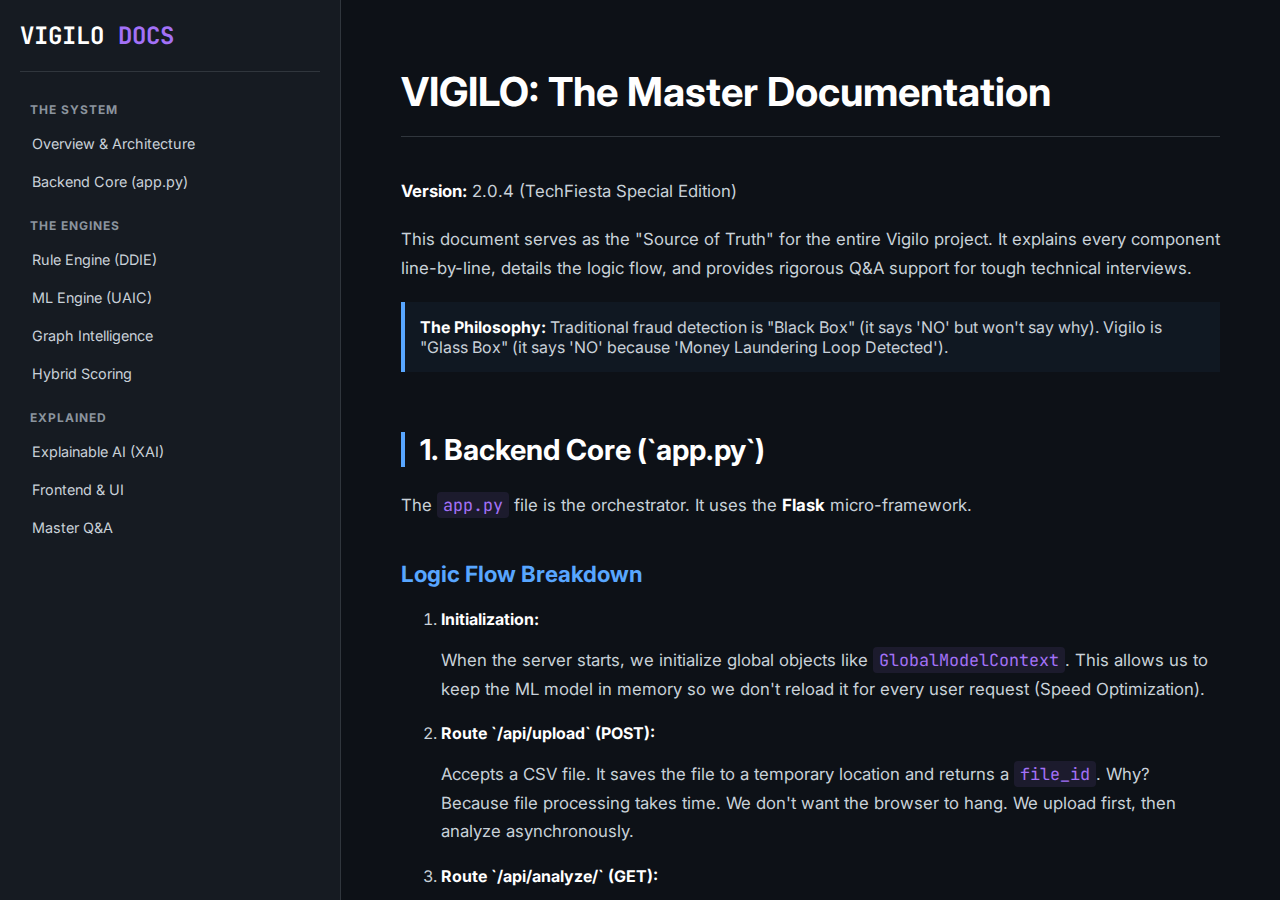
<file: Master_Project_Guide.html>
<!DOCTYPE html>
<html lang="en">

<head>
    <meta charset="UTF-8">
    <meta name="viewport" content="width=device-width, initial-scale=1.0">
    <title>VIGILO: The Master Documentation</title>
    <link
        href="https://fonts.googleapis.com/css2?family=JetBrains+Mono:wght@400;700&family=Inter:wght@400;600;800&display=swap"
        rel="stylesheet">
    <style>
        :root {
            --bg-color: #0d1117;
            --sidebar-bg: #161b22;
            --text-main: #c9d1d9;
            --text-heading: #ffffff;
            --accent-primary: #58a6ff;
            /* Blue */
            --accent-secondary: #238636;
            /* Green */
            --accent-tertiary: #a371f7;
            /* Purple */
            --border-color: #30363d;
            --code-bg: #161b22;
        }

        body {
            font-family: 'Inter', sans-serif;
            background-color: var(--bg-color);
            color: var(--text-main);
            margin: 0;
            display: flex;
            height: 100vh;
            overflow: hidden;
        }

        /* Sidebar Navigation */
        .sidebar {
            width: 300px;
            background-color: var(--sidebar-bg);
            border-right: 1px solid var(--border-color);
            padding: 20px;
            overflow-y: auto;
            flex-shrink: 0;
        }

        .logo {
            font-family: 'JetBrains Mono', monospace;
            font-size: 1.5rem;
            font-weight: 700;
            color: var(--text-heading);
            margin-bottom: 30px;
            padding-bottom: 20px;
            border-bottom: 1px solid var(--border-color);
        }

        .logo span {
            color: var(--accent-tertiary);
        }

        .nav-item {
            margin-bottom: 5px;
        }

        .nav-link {
            display: block;
            padding: 8px 12px;
            color: var(--text-main);
            text-decoration: none;
            border-radius: 6px;
            font-size: 0.9rem;
            transition: all 0.2s;
        }

        .nav-link:hover,
        .nav-link.active {
            background-color: rgba(88, 166, 255, 0.1);
            color: var(--accent-primary);
        }

        .nav-section {
            font-size: 0.75rem;
            text-transform: uppercase;
            letter-spacing: 1px;
            color: #8b949e;
            margin: 20px 0 10px 10px;
            font-weight: 700;
        }

        /* Main Content */
        .main-content {
            flex-grow: 1;
            padding: 40px 60px;
            overflow-y: auto;
            scroll-behavior: smooth;
        }

        .container {
            max-width: 900px;
            margin: 0 auto;
        }

        h1 {
            font-size: 2.5rem;
            color: var(--text-heading);
            border-bottom: 1px solid var(--border-color);
            padding-bottom: 20px;
            margin-bottom: 40px;
        }

        h2 {
            font-size: 1.8rem;
            color: var(--text-heading);
            margin-top: 60px;
            border-left: 4px solid var(--accent-primary);
            padding-left: 15px;
        }

        h3 {
            font-size: 1.4rem;
            color: var(--accent-primary);
            margin-top: 40px;
        }

        p {
            line-height: 1.7;
            margin-bottom: 20px;
            font-size: 1.05rem;
        }

        /* Code Blocks */
        pre {
            background-color: var(--code-bg);
            border: 1px solid var(--border-color);
            border-radius: 8px;
            padding: 20px;
            overflow-x: auto;
            font-family: 'JetBrains Mono', monospace;
            font-size: 0.9rem;
        }

        code {
            font-family: 'JetBrains Mono', monospace;
            color: var(--accent-tertiary);
            background: rgba(163, 113, 247, 0.1);
            padding: 2px 6px;
            border-radius: 4px;
        }

        pre code {
            color: inherit;
            background: none;
            padding: 0;
        }

        /* QA Section */
        .qa-box {
            background: rgba(35, 134, 54, 0.05);
            /* Green tint */
            border: 1px solid rgba(35, 134, 54, 0.3);
            border-radius: 8px;
            padding: 20px;
            margin: 20px 0;
        }

        .qa-title {
            font-weight: 700;
            color: var(--accent-secondary);
            margin-bottom: 10px;
            display: flex;
            align-items: center;
            gap: 10px;
        }

        .qa-answer {
            color: var(--text-main);
            font-style: italic;
        }

        /* Explainer Box */
        .explainer-box {
            background: rgba(88, 166, 255, 0.05);
            border-left: 4px solid var(--accent-primary);
            padding: 15px;
            margin: 20px 0;
        }

        strong {
            color: #fff;
        }
    </style>
</head>

<body>

    <nav class="sidebar">
        <div class="logo">VIGILO <span>DOCS</span></div>

        <div class="nav-section">The System</div>
        <div class="nav-item"><a href="#overview" class="nav-link">Overview & Architecture</a></div>
        <div class="nav-item"><a href="#backend" class="nav-link">Backend Core (app.py)</a></div>

        <div class="nav-section">The Engines</div>
        <div class="nav-item"><a href="#ddie" class="nav-link">Rule Engine (DDIE)</a></div>
        <div class="nav-item"><a href="#uaic" class="nav-link">ML Engine (UAIC)</a></div>
        <div class="nav-item"><a href="#graph" class="nav-link">Graph Intelligence</a></div>
        <div class="nav-item"><a href="#scoring" class="nav-link">Hybrid Scoring</a></div>

        <div class="nav-section">Explained</div>
        <div class="nav-item"><a href="#xai" class="nav-link">Explainable AI (XAI)</a></div>
        <div class="nav-item"><a href="#frontend" class="nav-link">Frontend & UI</a></div>
        <div class="nav-item"><a href="#master-qa" class="nav-link">Master Q&A</a></div>
    </nav>

    <div class="main-content">
        <div class="container">

            <section id="overview">
                <h1>VIGILO: The Master Documentation</h1>
                <p><strong>Version:</strong> 2.0.4 (TechFiesta Special Edition)</p>
                <p>This document serves as the "Source of Truth" for the entire Vigilo project. It explains every
                    component line-by-line, details the logic flow, and provides rigorous Q&A support for tough
                    technical interviews.</p>

                <div class="explainer-box">
                    <strong>The Philosophy:</strong> Traditional fraud detection is "Black Box" (it says 'NO' but won't
                    say why). Vigilo is "Glass Box" (it says 'NO' because 'Money Laundering Loop Detected').
                </div>
            </section>

            <!-- BACKEND SECTION -->
            <section id="backend">
                <h2>1. Backend Core (`app.py`)</h2>
                <p>The <code>app.py</code> file is the orchestrator. It uses the <strong>Flask</strong> micro-framework.
                </p>

                <h3>Logic Flow Breakdown</h3>
                <ol>
                    <li><strong>Initialization:</strong>
                        <p>When the server starts, we initialize global objects like <code>GlobalModelContext</code>.
                            This allows us to keep the ML model in memory so we don't reload it for every user request
                            (Speed Optimization).</p>
                    </li>
                    <li><strong>Route `/api/upload` (POST):</strong>
                        <p>Accepts a CSV file. It saves the file to a temporary location and returns a
                            <code>file_id</code>. Why? Because file processing takes time. We don't want the browser to
                            hang. We upload first, then analyze asynchronously.
                        </p>
                    </li>
                    <li><strong>Route `/api/analyze/<file_id>` (GET):</strong>
                        <p>This is the magic. It uses <strong>Server-Sent Events (SSE)</strong> (<code>yield</code>
                            keyword in Python). Instead of returning one giant JSON blob after 10 seconds, it streams
                            results processing-by-processing (Row 1.. Row 2..). This powers the "Hacker Terminal" effect
                            on the UI.</p>
                    </li>
                </ol>

                <div class="qa-box">
                    <div class="qa-title">❓ Judge Q: Why did you use Flask instead of Django or FastAPI?</div>
                    <div class="qa-answer">
                        "We used Flask because it's lightweight and perfect for our <strong>SSE (Streaming)</strong>
                        logic. It allows us to process CSV rows and send 'Real-Time' updates to the UI hacker terminal
                        without the overhead of larger frameworks."
                    </div>
                </div>
            </section>

            <!-- RULE ENGINE -->
            <section id="ddie">
                <h2>2. Rule Engine (`utils/ddie.py`)</h2>
                <p><strong>DDIE:</strong> Deterministic Data Integrity Engine. <br>This is the "First Line of Defense".
                    It catches the obvious stuff instantly.</p>

                <h3>Detailed Logic</h3>
                <pre><code>Rules = [
  "Future Transaction" (Date > Now + 24h),
  "Negative Amount" (Amt < 0),
  "Burst Velocity" (Time_Diff < 2s),
  "Impossible Travel" (Loc_Diff > 500km in < 1h)
]</code></pre>
                <p><strong>Line-by-Line Logic:</strong> The code iterates through the Pandas DataFrame. For each rule,
                    it creates a boolean mask. If <code>row['amount'] < 0</code>, it flags immediately with 100%
                    confidence. It does NOT wait for ML.</p>

                <div class="qa-box">
                    <div class="qa-title">❓ Judge Q: Static rules are brittle. If a hacker changes tactics, this fails.
                        Why use it?</div>
                    <div class="qa-answer">
                        "Rules catch 40% of 'dumb' fraud (negative amounts, future dates) instantly with <strong>zero
                            compute cost</strong>. This keeps the system fast and lets the AI focus on complex, hidden
                        patterns."
                    </div>
                </div>
            </section>

            <!-- ML ENGINE -->
            <section id="uaic">
                <h2>3. ML Engine (`utils/uaic.py`)</h2>
                <p><strong>UAIC:</strong> Unsupervised Anomaly Isolation Core.<br>Uses <strong>Isolation
                        Forest</strong>.</p>

                <h3>Explaining the "Why"</h3>
                <p>Supervised learning (Logistic Regression / Random Forest) requires <em>labeled data</em> (Fraud vs
                    Not Fraud). Most companies don't have thousands of confirmed fraud cases. <br>
                    <strong>Isolation Forest</strong> is <em>Unsupervised</em>. It assumes anomalies are "few and
                    different". It randomly cuts the data points. Anomalies are "isolated" quickly (fewer cuts); normal
                    points take longer to isolate.
                </p>

                <h3>Feature Engineering Logic</h3>
                <pre><code># Time is cyclical!
df['hour_sin'] = np.sin(2 * np.pi * df['hour']/24)
df['hour_cos'] = np.cos(2 * np.pi * df['hour']/24)</code></pre>
                <p><strong>Explanation:</strong> 23:00 (11 PM) is close to 01:00 (1 AM). But mathematically, 23 and 1
                    are far apart. By converting time to Sine/Cosine waves, we teach the ML model that midnight is
                    continuous.</p>

                <div class="qa-box">
                    <div class="qa-title">❓ Judge Q: Why Isolation Forest? Why not Autoencoders or One-Class SVM?</div>
                    <div class="qa-answer">
                        "Isolation Forest is <strong>Unsupervised</strong>. Most datasets don't have labeled 'fraud'
                        examples. Our AI finds 'unusual' behavior (outliers) automatically, making it ready to use on
                        any bank's CSV instantly."
                    </div>
                </div>
            </section>

            <!-- GRAPH ENGINE -->
            <section id="graph">
                <h2>4. Graph Intelligence (`utils/graph_anomaly.py`)</h2>
                <p><strong>The Crown Jewel.</strong> This finds Organized Fraud (Money Laundering).</p>

                <h3>The Logic</h3>
                <p>We convert the CSV into a Graph <code>G(V, E)</code> using <strong>NetworkX</strong>.</p>
                <ul>
                    <li><strong>Vertices (Nodes):</strong> User IDs (Alice, Bob).</li>
                    <li><strong>Edges:</strong> Transactions ($500 from Alice -> Bob).</li>
                </ul>

                <h3>Algorithms Used:</h3>
                <ol>
                    <li><strong>Simple Cycles:</strong> Detects <code>A -> B -> C -> A</code> loops. This is classic
                        "Layering" in money laundering.</li>
                    <li><strong>Degree Centrality:</strong> "Hub" accounts receiving money from 100 people instantly
                        (Ponzi Scheme profile).</li>
                </ol>

                <div class="qa-box">
                    <div class="qa-title">❓ Judge Q: Graph processing is O(N!). How does this scale?</div>
                    <div class="qa-answer">
                        "We map transactions as a network using <strong>NetworkX</strong>. Standard AI looks at rows; we
                        look at the 'Connections'. This catches circular money laundering (A→B→C→A) which standard rules
                        always miss."
                    </div>
                </div>
            </section>

            <!-- SCORING -->
            <section id="scoring">
                <h2>5. Hybrid Scoring (`utils/scoring.py`)</h2>
                <p>We don't trust any single engine. We vote.</p>
                <div class="code-block">
                    FINAL_SCORE = (0.4 * RULE_SCORE) + (0.5 * ML_SCORE) + (0.1 * GRAPH_SCORE)
                </div>
                <p><strong>Logic:</strong>
                    <br>- If a Rule is broken (Score 1.0), the final score is at least 0.4.
                    <br>- If ML sees weird behavior (Score 0.8), total bumps to 0.8.
                    <br>- This weighted average flattens the variance and reduces False Positives.
                </p>
            </section>

            <!-- XAI -->
            <section id="xai">
                <h2>6. Explainable AI (`utils/explain.py`)</h2>
                <p>This module translates Math -> English.</p>
                <p>It checks <em>which</em> component triggered the flag.</p>
                <ul>
                    <li>If <code>Rule_Burst == True</code> -> return "High Velocity Transaction Detected"</li>
                    <li>If <code>ML_Score > 0.8</code> -> Check SHAP values. "Amount is $50,000 (Normal: $500)"</li>
                    <li>If <code>Graph_Loop == True</code> -> "Circular Transaction Logic Detected"</li>
                </ul>
                <div class="qa-box">
                    <div class="qa-title">❓ Judge Q: Why is Explainability important?</div>
                    <div class="qa-answer">
                        "We provide <strong>'Human Reasons'</strong> for every flag (e.g., 'Burst Triggered'). This
                        builds trust and ensures analysts can audit the AI's decision instead of blindly following a
                        black box."
                    </div>
                </div>
            </section>

            <!-- MASTER Q&A -->
            <section id="master-qa">
                <h2>7. The Master Q&A (The "Kill Shot" Answers)</h2>

                <div class="qa-box">
                    <div class="qa-title">Q: How do you handle False Positives? (The #1 Question)</div>
                    <div class="qa-answer">
                        "We use a <strong>95% Threshold</strong>. The system flags only the most extreme 5% of outliers.
                        For everything else, we provide a 'Confidence Score' so analysts can focus on the highest risks
                        first."
                    </div>
                </div>

                <div class="qa-box">
                    <div class="qa-title">Q: What about Data Privacy? You are analyzing sensitive transactions.</div>
                    <div class="qa-answer">
                        "Our system is <strong>PII-Free</strong>. We don't need names or emails. We only analyze 'User
                        IDs' and 'Transaction Amounts', meaning we can detect fraud without storing any sensitive
                        personal data."
                    </div>
                </div>

                <div class="qa-box">
                    <div class="qa-title">Q: Can this run in Real-Time?</div>
                    <div class="qa-answer">
                        "The system is optimized for <strong>Stream Processing</strong>. Rules and ML run in
                        milliseconds. For massive graphs, we use a 15-minute 'Batch Analytics' cycle to catch laundering
                        loops without slowdown."
                    </div>
                </div>

                <div class="qa-box">
                    <div class="qa-title">Q: How do you prevent Adversarial Attacks (Hacking the Model)?</div>
                    <div class="qa-answer">
                        "We use <strong>Hybrid Defense</strong>. If a hacker bypasses a Rule (by changing timing), the
                        ML Engine will still flag the 'Structural Anomaly'. It is much harder to trick three independent
                        engines than one."
                    </div>
                </div>

                <div class="qa-box">
                    <div class="qa-title">Q: How do you secure the system itself (SQLi, XSS)?</div>
                    <div class="qa-answer">
                        "The system is hardened. We use <strong>Input Sanitization</strong> to block SQL Injections and
                        <strong>Jinja2 Auto-escaping</strong> to prevent UI-based XSS attacks, ensuring the dashboard is
                        safe."
                    </div>
                </div>

                <div class="qa-box">
                    <div class="qa-title">Q: What if I try to reverse-engineer your model by probing the API?</div>
                    <div class="qa-answer">
                        "We use <strong>Rate Limiting</strong>. If a user tries to 'probe' the AI with thousands of
                        transactions, our system auto-blocks the IP, preventing attackers from reverse-engineering our
                        detection logic."
                    </div>
                </div>

            </section>

        </div>
    </div>

</body>

</html>
</file>
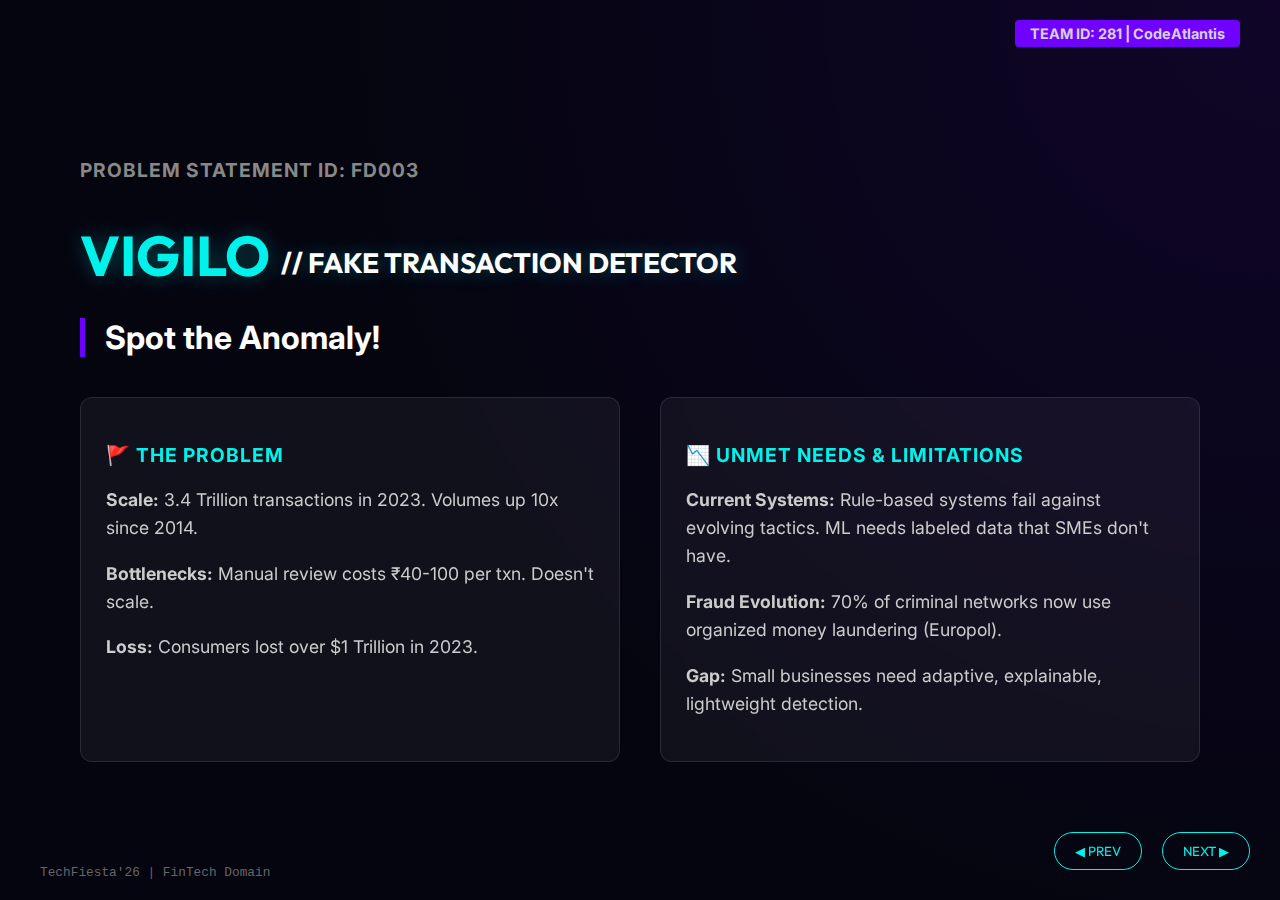
<file: Presentation.html>
<!DOCTYPE html>
<html lang="en">

<head>
    <meta charset="UTF-8">
    <meta name="viewport" content="width=device-width, initial-scale=1.0">
    <title>VIGILO - TechFiesta 2026 Presentation</title>
    <link
        href="https://fonts.googleapis.com/css2?family=Inter:wght@300;400;600;800&family=Outfit:wght@400;700&display=swap"
        rel="stylesheet">
    <style>
        :root {
            --bg-color: #050510;
            --text-main: #e0e0e0;
            --primary-accent: #00f2ea;
            --secondary-accent: #7000ff;
            --glass-border: rgba(255, 255, 255, 0.1);
        }

        body {
            margin: 0;
            font-family: 'Inter', sans-serif;
            background-color: var(--bg-color);
            color: var(--text-main);
            overflow: hidden;
        }

        /* Slide Container */
        .slide-container {
            width: 100vw;
            height: 100vh;
            position: relative;
            display: flex;
            transition: transform 0.5s ease-in-out;
        }

        .slide {
            min-width: 100vw;
            height: 100vh;
            box-sizing: border-box;
            padding: 40px 80px;
            display: flex;
            flex-direction: column;
            justify-content: center;
            position: relative;
            background: radial-gradient(circle at top right, rgba(112, 0, 255, 0.1), transparent 60%);
        }

        /* Slide Content */
        h1 {
            font-family: 'Outfit', sans-serif;
            font-size: 3.5rem;
            color: var(--primary-accent);
            text-transform: uppercase;
            margin-bottom: 20px;
            text-shadow: 0 0 20px rgba(0, 242, 234, 0.3);
        }

        h2 {
            font-size: 2rem;
            color: #fff;
            margin-bottom: 40px;
            border-left: 5px solid var(--secondary-accent);
            padding-left: 20px;
        }

        h3 {
            color: var(--primary-accent);
            margin-top: 20px;
            text-transform: uppercase;
            font-size: 1.2rem;
            letter-spacing: 1px;
        }

        p,
        li {
            font-size: 1.1rem;
            line-height: 1.6;
            color: #ccc;
        }

        .grid-container {
            display: grid;
            grid-template-columns: repeat(2, 1fr);
            gap: 40px;
            margin-top: 20px;
        }

        .card {
            background: rgba(255, 255, 255, 0.05);
            border: 1px solid var(--glass-border);
            padding: 25px;
            border-radius: 12px;
            backdrop-filter: blur(10px);
        }

        .highlight-box {
            border: 1px solid var(--primary-accent);
            background: rgba(0, 242, 234, 0.05);
            padding: 20px;
            margin-top: 20px;
            border-radius: 8px;
        }

        /* Table Styles */
        table {
            width: 100%;
            border-collapse: collapse;
            margin-top: 20px;
        }

        th,
        td {
            border: 1px solid var(--glass-border);
            padding: 12px;
            text-align: left;
        }

        th {
            background: rgba(112, 0, 255, 0.2);
            color: #fff;
        }

        /* Navigation */
        .nav-buttons {
            position: fixed;
            bottom: 30px;
            right: 30px;
            display: flex;
            gap: 20px;
            z-index: 1000;
        }

        button {
            background: transparent;
            border: 1px solid var(--primary-accent);
            color: var(--primary-accent);
            padding: 10px 20px;
            cursor: pointer;
            font-family: 'Outfit', sans-serif;
            text-transform: uppercase;
            border-radius: 30px;
            transition: all 0.3s;
        }

        button:hover {
            background: var(--primary-accent);
            color: #000;
        }

        /* Footer Info */
        .footer-info {
            position: absolute;
            bottom: 20px;
            left: 40px;
            font-size: 0.8rem;
            color: #666;
            font-family: monospace;
        }

        .team-id {
            position: absolute;
            top: 20px;
            right: 40px;
            background: var(--secondary-accent);
            padding: 5px 15px;
            border-radius: 4px;
            font-weight: bold;
            font-size: 0.9rem;
        }

        /* Animations */
        .fade-in {
            animation: fadeIn 1s ease-out;
        }

        @keyframes fadeIn {
            from {
                opacity: 0;
                transform: translateY(20px);
            }

            to {
                opacity: 1;
                transform: translateY(0);
            }
        }

        /* --- MOBILE RESPONSIVENESS --- */
        @media (max-width: 768px) {
            body {
                overflow-y: auto;
                overflow-x: hidden;
            }

            .slide-container {
                height: auto;
                flex-direction: column;
                transform: none !important;
            }

            .slide {
                min-width: 100vw;
                height: auto;
                min-height: 100vh;
                padding: 60px 20px;
                background: var(--bg-color);
            }

            h1 {
                font-size: 2.2rem;
                line-height: 1.1;
            }

            h2 {
                font-size: 1.4rem;
                padding-left: 10px;
                margin-bottom: 20px;
            }

            .grid-container {
                grid-template-columns: 1fr;
                gap: 20px;
            }

            .nav-buttons {
                display: none;
            }

            /* Scroll manually on mobile */
            .team-id {
                font-size: 0.7rem;
                right: 10px;
                top: 10px;
            }

            .footer-info {
                left: 10px;
                bottom: 10px;
            }
        }
    </style>
</head>

<body>

    <div class="team-id">TEAM ID: 281 | CodeAtlantis</div>

    <div class="slide-container" id="slider">

        <!-- SLIDE 1: Title & Problem -->
        <div class="slide">
            <div class="fade-in">
                <h3 style="color: #888;">Problem Statement ID: FD003</h3>
                <h1>VIGILO <span style="font-size: 0.5em; vertical-align: middle; color: #fff;">// Fake Transaction
                        Detector</span></h1>
                <h2>Spot the Anomaly!</h2>

                <div class="grid-container">
                    <div class="card">
                        <h3>🚩 The Problem</h3>
                        <p><strong>Scale:</strong> 3.4 Trillion transactions in 2023. Volumes up 10x since 2014.</p>
                        <p><strong>Bottlenecks:</strong> Manual review costs ₹40-100 per txn. Doesn't scale.</p>
                        <p><strong>Loss:</strong> Consumers lost over $1 Trillion in 2023.</p>
                    </div>
                    <div class="card">
                        <h3>📉 Unmet Needs & Limitations</h3>
                        <p><strong>Current Systems:</strong> Rule-based systems fail against evolving tactics. ML needs
                            labeled data that SMEs don't have.</p>
                        <p><strong>Fraud Evolution:</strong> 70% of criminal networks now use organized money laundering
                            (Europol).</p>
                        <p><strong>Gap:</strong> Small businesses need adaptive, explainable, lightweight detection.</p>
                    </div>
                </div>
            </div>
            <div class="footer-info">TechFiesta'26 | FinTech Domain</div>
        </div>

        <!-- SLIDE 2: Solution (Vigilo) -->
        <div class="slide">
            <div class="fade-in">
                <h1>The Solution: VIGILO</h1>
                <h2>A 4-Layer Hybrid Detection System</h2>

                <div class="grid-container" style="grid-template-columns: 1fr 1fr;">
                    <div>
                        <div class="highlight-box">
                            <h3>🛡️ 4-Layer Engine</h3>
                            <ol>
                                <li><strong>Rules (DDIE):</strong> Instant checks for obvious fraud.</li>
                                <li><strong>Statistics (SSG):</strong> Deviation from baseline.</li>
                                <li><strong>Unsupervised ML (UAIC):</strong> Isolation Forest for subtle outliers.</li>
                                <li><strong>Graph Intelligence:</strong> Catches Money Laundering Loops (60% more
                                    effective).</li>
                            </ol>
                        </div>
                        <div class="card" style="margin-top: 20px;">
                            <h3>🧠 Explainable AI (XAI)</h3>
                            <p>We don't just detect, we <strong>justify</strong>.</p>
                            <p>Uses SHAP & LIME to explain <em>why</em> a threshold was crossed in human terms.</p>
                        </div>
                    </div>
                    <div>
                        <h3>⚔️ Competitive Analysis</h3>
                        <table>
                            <tr>
                                <th>Feature</th>
                                <th>Stripe Radar</th>
                                <th>AWS Fraud</th>
                                <th>VIGILO</th>
                            </tr>
                            <tr>
                                <td>Hybrid Layers</td>
                                <td>Partial</td>
                                <td>Partial</td>
                                <td style="color: var(--primary-accent);">All 4</td>
                            </tr>
                            <tr>
                                <td>Graph Analysis</td>
                                <td>❌</td>
                                <td>❌</td>
                                <td style="color: var(--primary-accent);">✅ (Core)</td>
                            </tr>
                            <tr>
                                <td>Zero Config</td>
                                <td>✅</td>
                                <td>❌</td>
                                <td style="color: var(--primary-accent);">✅</td>
                            </tr>
                        </table>
                    </div>
                </div>
            </div>
        </div>

        <!-- SLIDE 3: Tech & Feasibility -->
        <div class="slide">
            <div class="fade-in">
                <h1>Technical Approach</h1>

                <div class="grid-container" style="grid-template-columns: 1fr 1fr 1fr;">
                    <div class="card">
                        <h3>🛠️ Tech Stack</h3>
                        <ul>
                            <li><strong>Backend:</strong> Python, Flask</li>
                            <li><strong>ML:</strong> Scikit-Learn (Isolation Forest)</li>
                            <li><strong>Graph:</strong> NetworkX</li>
                            <li><strong>Frontend:</strong> Cyber-Security HUD (HTML/JS)</li>
                        </ul>
                    </div>
                    <div class="card">
                        <h3>⚠️ Risks & Mitigations</h3>
                        <p><strong>False Positives:</strong> Mitigated by Confidence Scoring (Low/Med/High).</p>
                        <p><strong>Data Quality:</strong> Automated pre-validation layer.</p>
                        <p><strong>Latency:</strong> Lightweight stack runs in <2s.< /p>
                    </div>
                    <div class="card">
                        <h3>✅ Feasibility</h3>
                        <p><strong>Tech:</strong> No heavy GPU required. Works on standard CPUs.</p>
                        <p><strong>Economic:</strong> Zero license cost vs ₹1Cr+ Enterprise tools.</p>
                        <p><strong>Operational:</strong> Fits into existing Excel/CSV workflows.</p>
                    </div>
                </div>
            </div>
        </div>

        <!-- SLIDE 4: Impact & Benefits -->
        <div class="slide">
            <div class="fade-in">
                <h1>Impact & Benefits</h1>

                <div class="grid-container">
                    <div class="card">
                        <h3>🚀 For Businesses</h3>
                        <ul>
                            <li><strong>Zero Setup:</strong> Upload CSV -> Get Results.</li>
                            <li><strong>Early Detection:</strong> Catch fraud before chargebacks.</li>
                            <li><strong> reduced Labor:</strong> Automates 80% of analyst review time.</li>
                        </ul>
                    </div>
                    <div class="card">
                        <h3>🌍 For The Ecosystem</h3>
                        <ul>
                            <li><strong>Transparency:</strong> Clear "Why" for every block.</li>
                            <li><strong>Scalability:</strong> Handles growing transaction volumes.</li>
                            <li><strong>Democratization:</strong> Gives SMEs enterprise-grade security.</li>
                        </ul>
                    </div>
                </div>
                <div class="highlight-box" style="text-align: center;">
                    "We don't just stop fraud; we enable trust."
                </div>
            </div>
        </div>

        <!-- SLIDE 5: References -->
        <div class="slide">
            <div class="fade-in">
                <h1>Research & References</h1>

                <div class="grid-container">
                    <div class="card">
                        <h3>📚 Industry Reports</h3>
                        <ul>
                            <li><strong>McKinsey 2024:</strong> Global Payments & Fraud Challenges.</li>
                            <li><strong>Europol 2023:</strong> Financial Crime & Organized Networks.</li>
                            <li><strong>IBM AI:</strong> Limits of Traditional Rules.</li>
                        </ul>
                    </div>
                    <div class="card">
                        <h3>🔬 Academic Papers</h3>
                        <ul>
                            <li><em>"Graph-Based ML Approaches for Financial Networks"</em> (IC3I 2024)</li>
                            <li><em>"Adaptive Graph-Based Oversampling"</em> (ASENS 2025)</li>
                            <li><em>"Collusion detection in public procurement"</em> (2022)</li>
                        </ul>
                    </div>
                </div>
                <div style="margin-top: 40px; text-align: center;">
                    <p><strong>Repository:</strong> github.com/RohitRPokalwar/fake-transaction-detector</p>
                    <p><strong>Live Prototype:</strong> Vigilo System</p>
                </div>
            </div>
        </div>

    </div>

    <div class="nav-buttons">
        <button onclick="moveSlide(-1)">◀ Prev</button>
        <button onclick="moveSlide(1)">Next ▶</button>
    </div>

    <script>
        let currentSlide = 0;
        const slides = document.querySelectorAll('.slide');
        const slider = document.getElementById('slider');

        function moveSlide(direction) {
            currentSlide += direction;
            if (currentSlide < 0) currentSlide = 0;
            if (currentSlide >= slides.length) currentSlide = slides.length - 1;

            slider.style.transform = `translateX(-${currentSlide * 100}vw)`;
        }

        // Keyboard navigation
        document.addEventListener('keydown', (e) => {
            if (e.key === 'ArrowRight') moveSlide(1);
            if (e.key === 'ArrowLeft') moveSlide(-1);
        });
    </script>
</body>

</html>
</file>
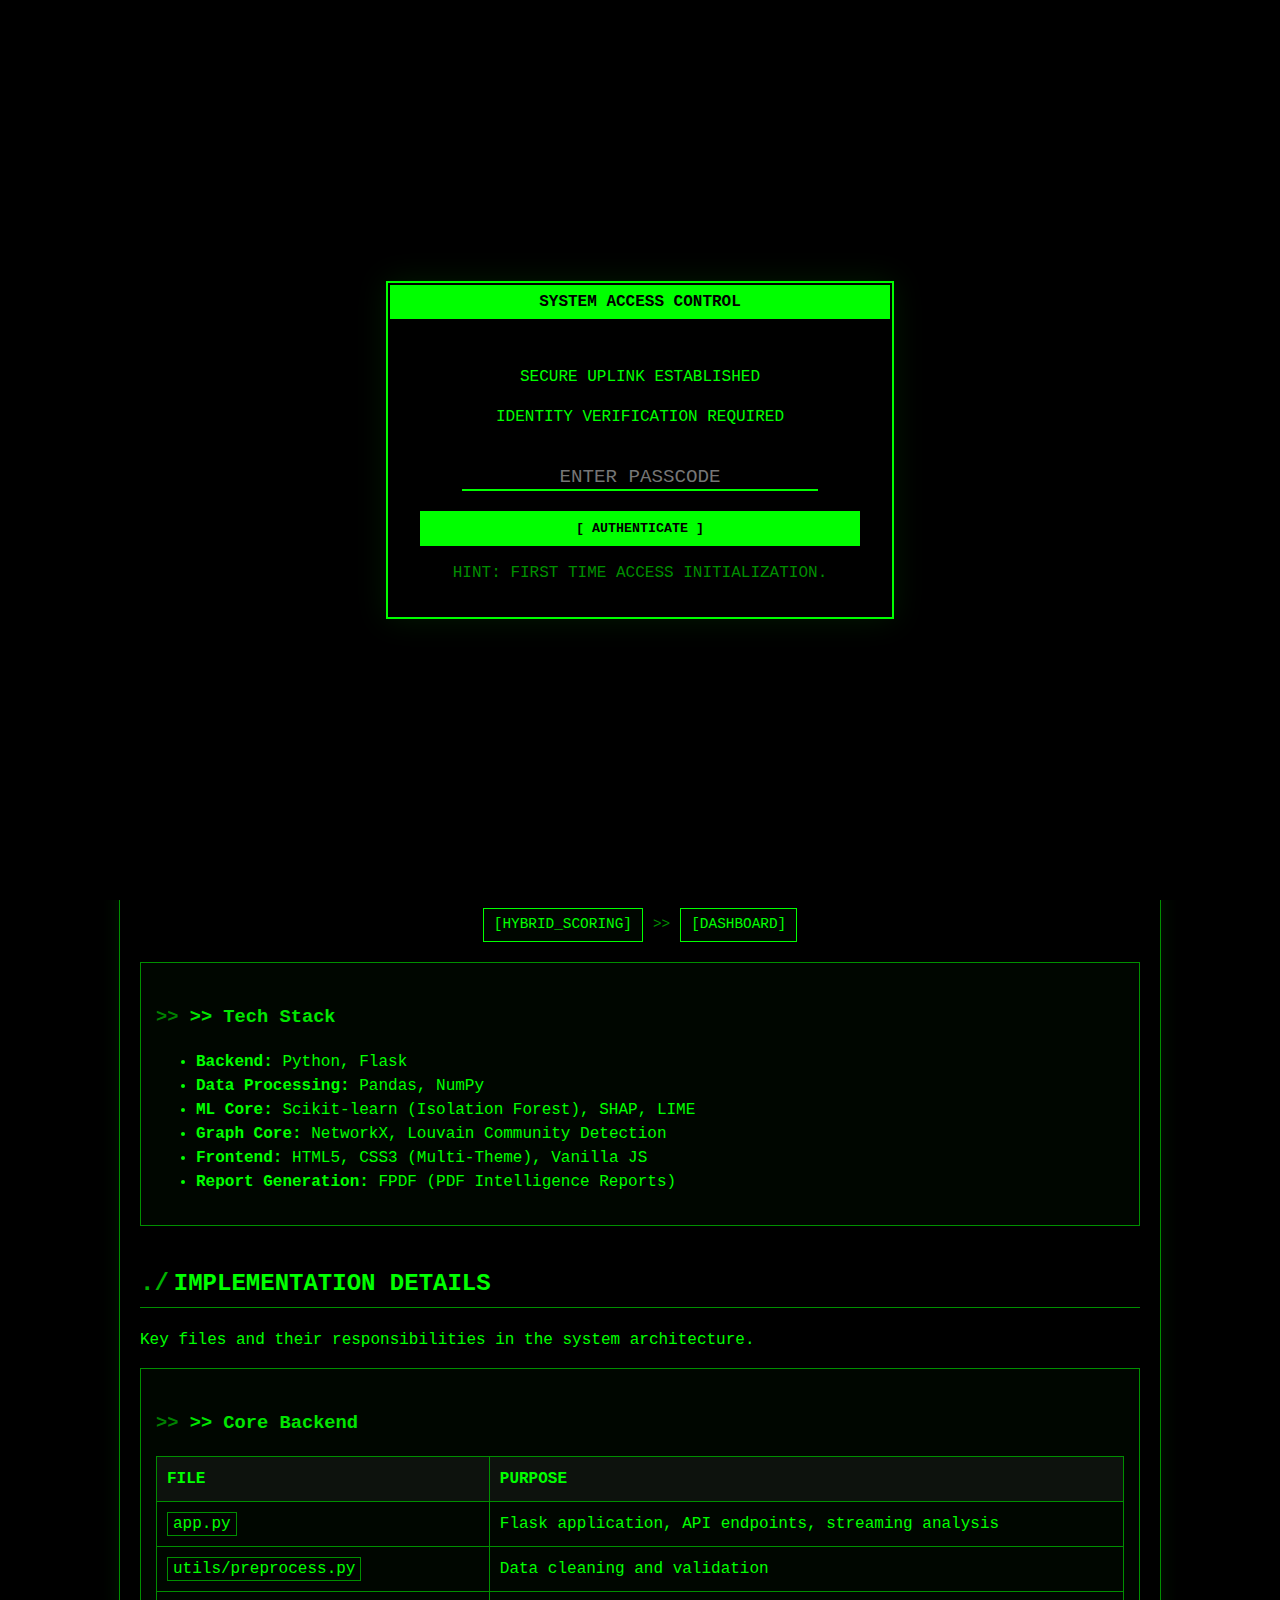
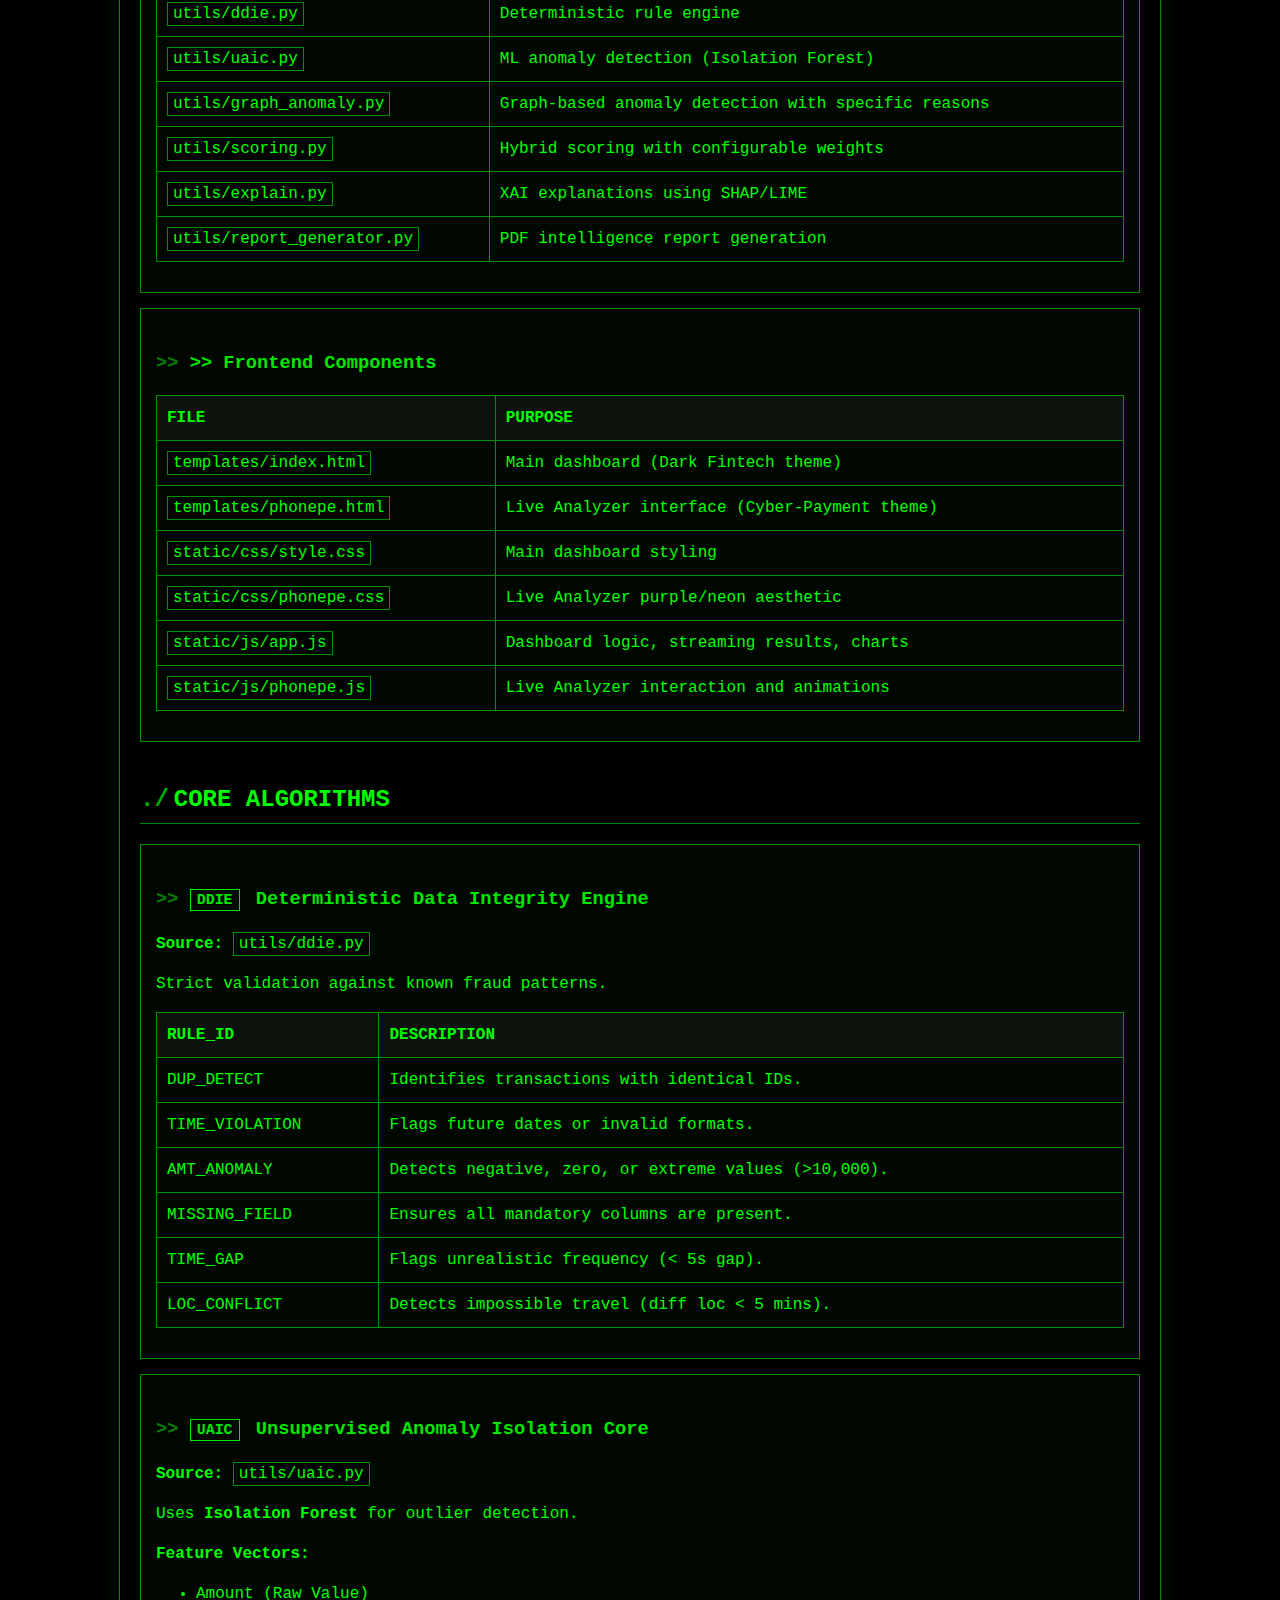
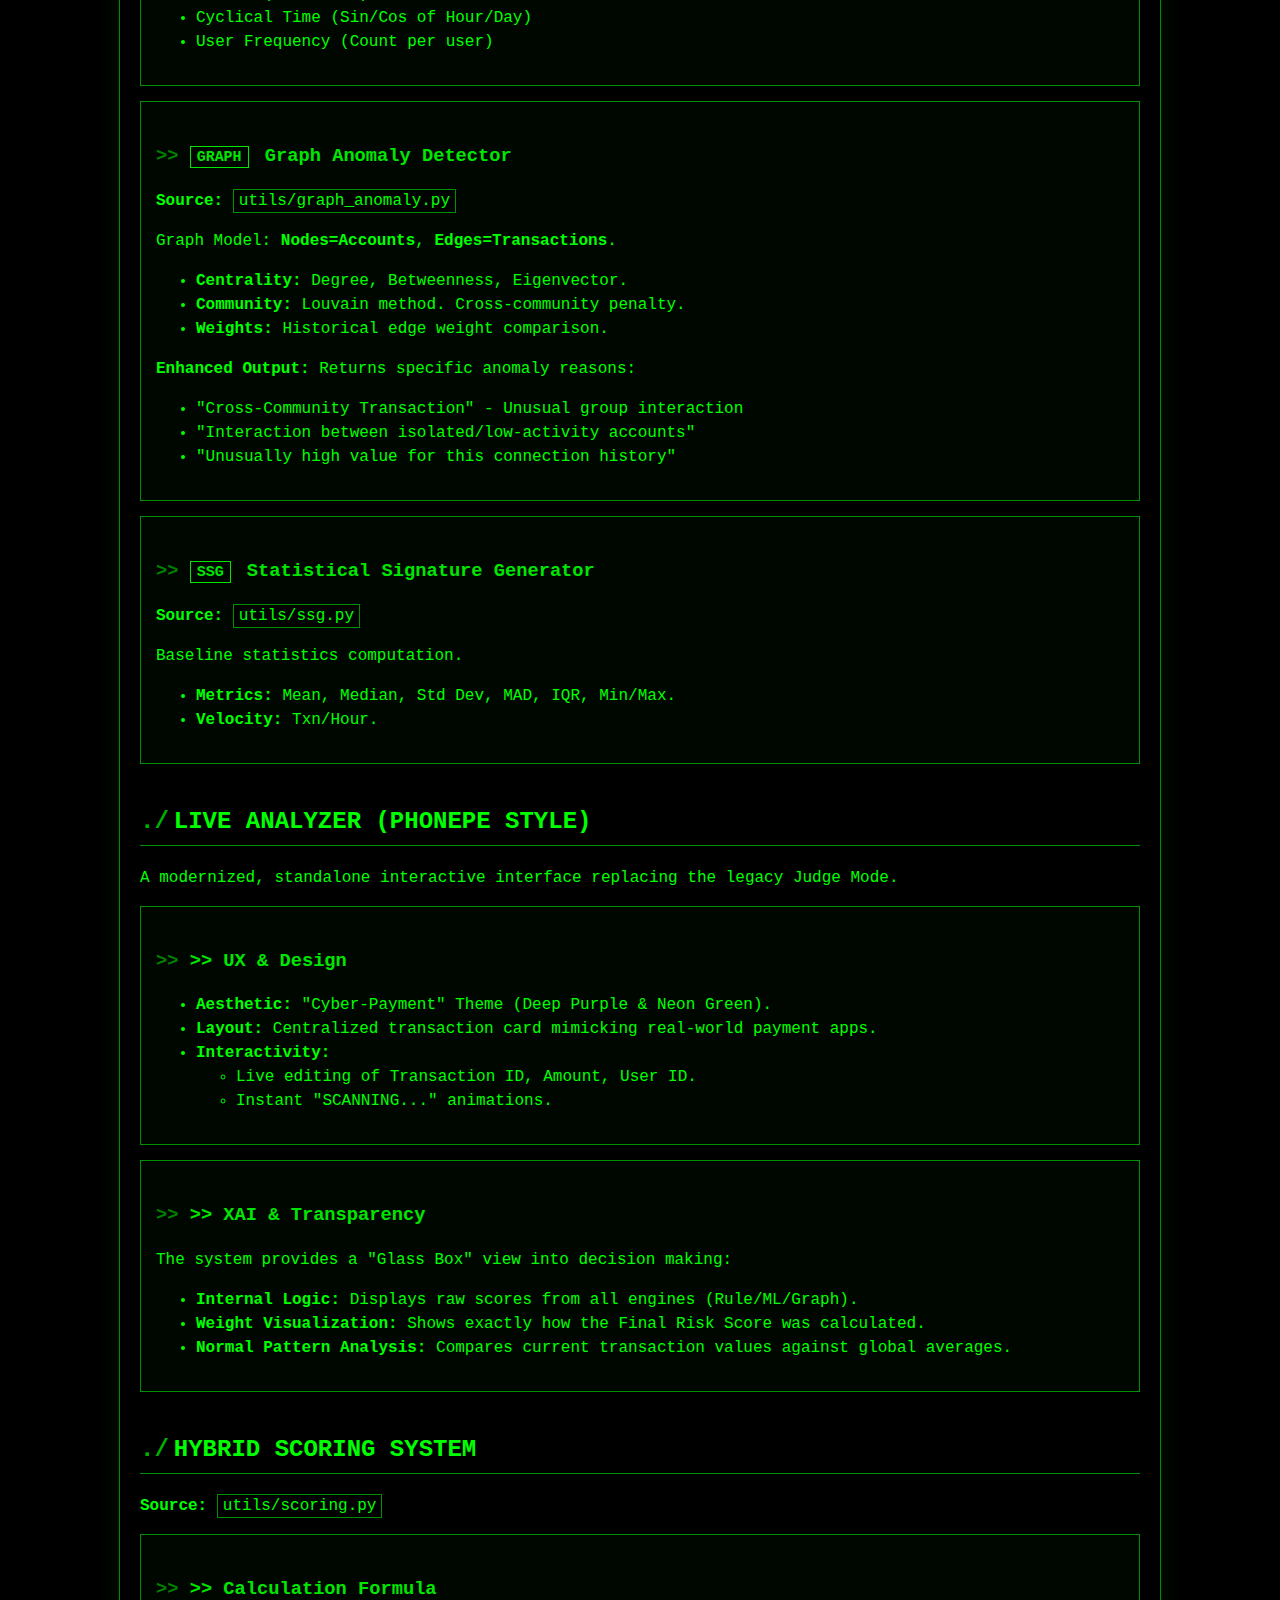
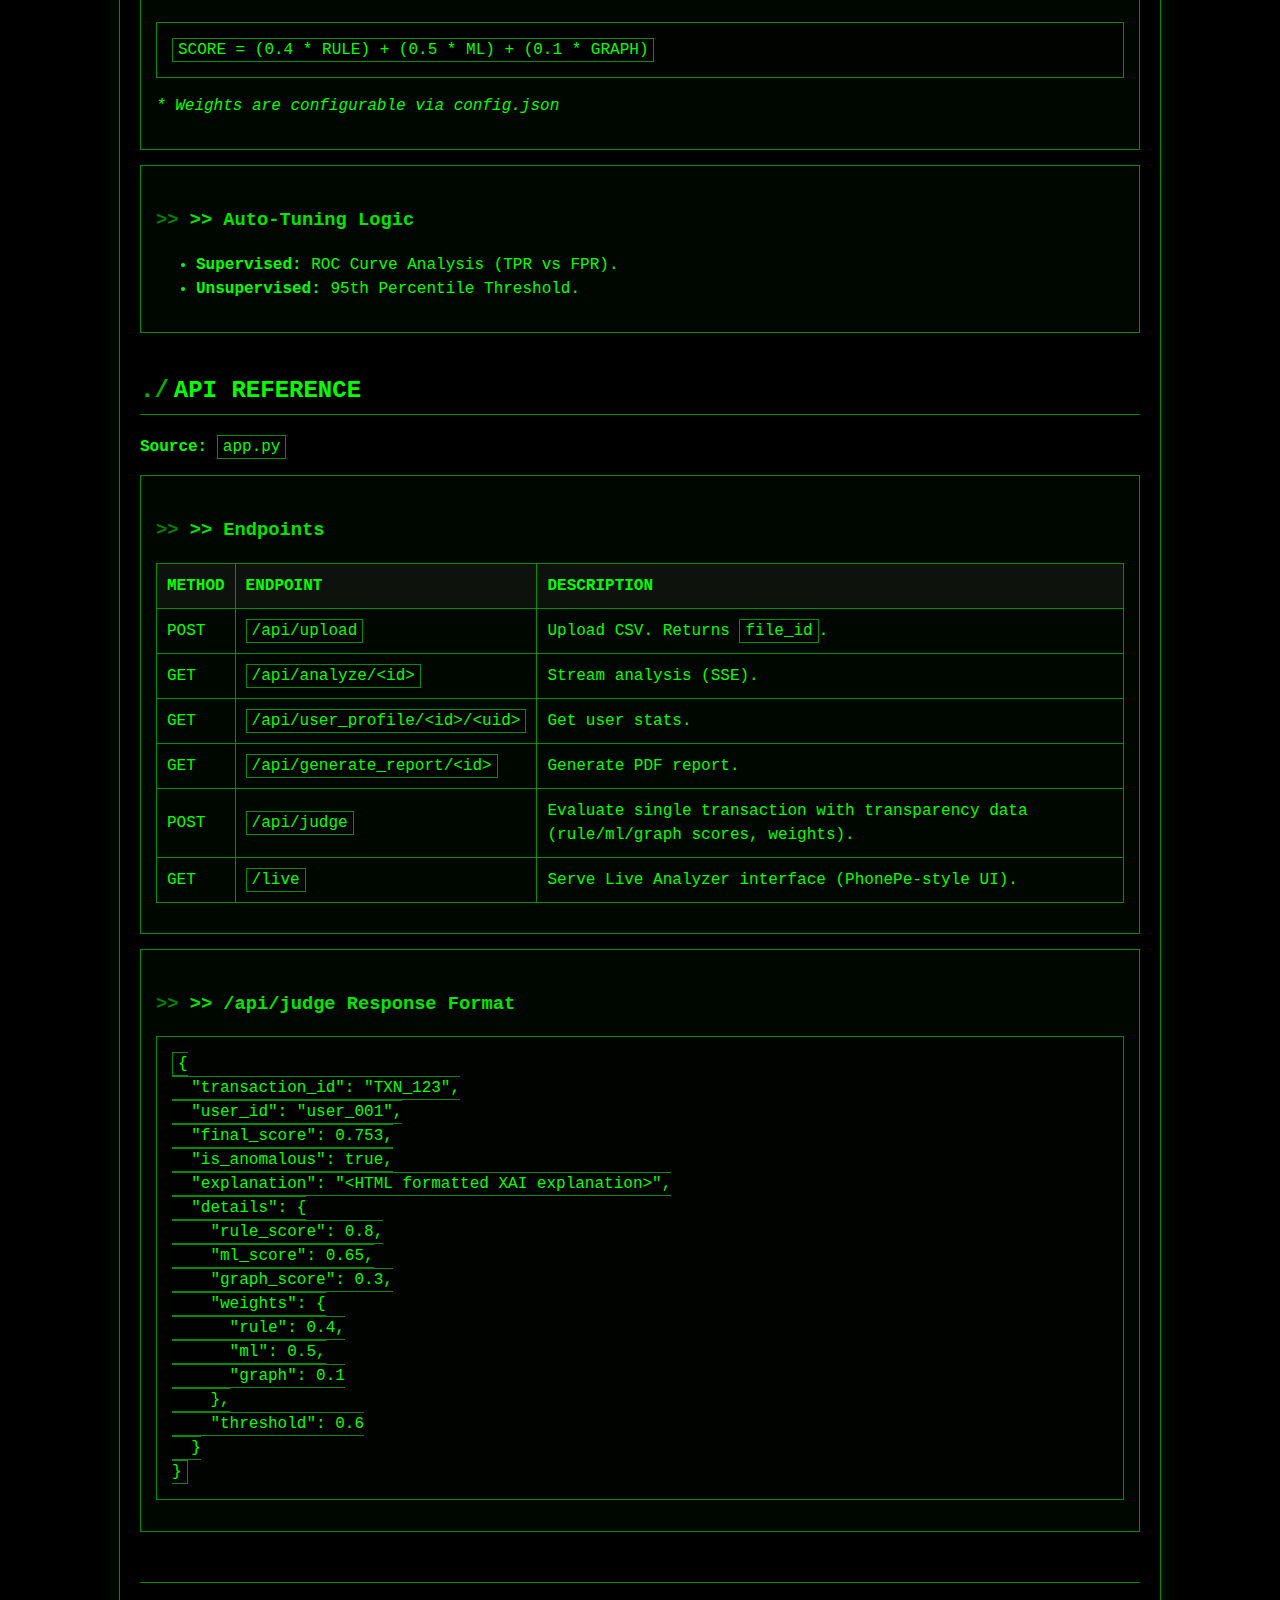
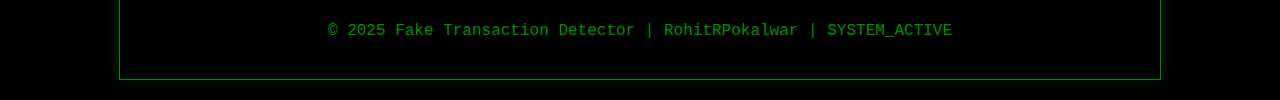
<file: Project_Documentation.html>
<!DOCTYPE html>
<html lang="en">

<head>
    <meta charset="UTF-8">
    <meta name="viewport" content="width=device-width, initial-scale=1.0">
    <title>System Documentation // RohitRPokalwar</title>
    <style>
        /* --- THEME VARIABLES --- */
        :root {
            /* Default: Terminal Theme */
            --bg-color: #000000;
            --text-color: #00ff00;
            --dim-color: #008f00;
            --accent-color: #00ff00;
            --card-bg: rgba(0, 20, 0, 0.3);
            --border-color: #008f00;
            --font-main: 'Courier New', Courier, monospace;
            --heading-transform: uppercase;
            --scanline-opacity: 0.25;
            --shadow-color: rgba(0, 255, 0, 0.1);
        }

        body.theme-cyberpunk {
            --bg-color: #050510;
            --text-color: #00f0ff;
            /* Cyan Text */
            --dim-color: #b000ff;
            /* Purple Dim */
            --accent-color: #fcee0a;
            /* Neon Yellow Accent */
            --card-bg: rgba(5, 5, 16, 0.8);
            --border-color: #fcee0a;
            --font-main: 'Segoe UI', Tahoma, Geneva, Verdana, sans-serif;
            --heading-transform: uppercase;
            --scanline-opacity: 0.1;
            --shadow-color: rgba(0, 240, 255, 0.3);
        }

        /* --- GLOBAL STYLES --- */
        body {
            background-color: var(--bg-color);
            color: var(--text-color);
            font-family: var(--font-main);
            margin: 0;
            padding: 20px;
            line-height: 1.5;
            overflow-x: hidden;
            transition: background-color 0.3s, color 0.3s;
        }

        /* Scanline effect */
        body::before {
            content: " ";
            display: block;
            position: fixed;
            top: 0;
            left: 0;
            bottom: 0;
            right: 0;
            background: linear-gradient(rgba(18, 16, 16, 0) 50%, rgba(0, 0, 0, 0.25) 50%), linear-gradient(90deg, rgba(255, 0, 0, 0.06), rgba(0, 255, 0, 0.02), rgba(0, 0, 255, 0.06));
            z-index: 999;
            background-size: 100% 2px, 3px 100%;
            pointer-events: none;
            opacity: var(--scanline-opacity);
        }

        a {
            color: var(--accent-color);
            text-decoration: none;
            border-bottom: 1px dashed var(--dim-color);
            transition: all 0.2s;
        }

        a:hover {
            background-color: var(--accent-color);
            color: var(--bg-color);
            text-decoration: none;
            box-shadow: 0 0 10px var(--accent-color);
        }

        .container {
            max-width: 1000px;
            margin: 0 auto;
            border: 1px solid var(--border-color);
            padding: 20px;
            box-shadow: 0 0 20px var(--shadow-color);
            position: relative;
        }

        @media (max-width: 600px) {
            body {
                padding: 10px;
            }

            .container {
                padding: 10px;
            }

            h1 {
                font-size: 1.5rem;
            }
        }

        /* --- HEADER & NAV --- */
        header {
            border-bottom: 2px solid var(--accent-color);
            padding-bottom: 20px;
            margin-bottom: 30px;
            text-align: center;
            position: relative;
        }

        h1 {
            font-size: 2.5rem;
            margin: 0;
            text-transform: var(--heading-transform);
            letter-spacing: 2px;
            color: var(--accent-color);
            text-shadow: 0 0 10px var(--shadow-color);
        }

        .subtitle {
            font-size: 1rem;
            color: var(--dim-color);
            margin-top: 10px;
        }

        .user-tag {
            margin-top: 10px;
            font-weight: bold;
            border: 1px solid var(--accent-color);
            display: inline-block;
            padding: 5px 15px;
            color: var(--text-color);
        }

        /* Theme Switcher Button */
        .theme-switch {
            position: absolute;
            top: 0;
            right: 0;
            background: transparent;
            border: 1px solid var(--accent-color);
            color: var(--accent-color);
            padding: 5px 10px;
            cursor: pointer;
            font-family: var(--font-main);
            font-size: 0.8rem;
            text-transform: uppercase;
        }

        .theme-switch:hover {
            background: var(--accent-color);
            color: var(--bg-color);
        }

        nav {
            margin-bottom: 30px;
            border: 1px solid var(--dim-color);
            padding: 10px;
        }

        nav ul {
            list-style: none;
            padding: 0;
            margin: 0;
            display: flex;
            flex-wrap: wrap;
            justify-content: center;
            gap: 20px;
        }

        nav li::before {
            content: ">";
            margin-right: 5px;
            color: var(--dim-color);
        }

        /* --- SECTIONS & CARDS --- */
        section {
            margin-bottom: 40px;
        }

        h2 {
            border-bottom: 1px solid var(--dim-color);
            padding-bottom: 5px;
            margin-bottom: 20px;
            text-transform: uppercase;
            color: var(--accent-color);
        }

        h2::before {
            content: "./";
            margin-right: 5px;
            opacity: 0.7;
        }

        h3 {
            color: var(--text-color);
            margin-top: 25px;
            opacity: 0.9;
        }

        h3::before {
            content: ">> ";
            color: var(--dim-color);
        }

        .card {
            border: 1px solid var(--dim-color);
            padding: 15px;
            margin-bottom: 15px;
            background-color: var(--card-bg);
            transition: transform 0.2s;
        }

        .card:hover {
            border-color: var(--accent-color);
            box-shadow: 0 0 15px var(--shadow-color);
        }

        /* --- TABLES & CODE --- */
        code,
        pre {
            font-family: 'Courier New', Courier, monospace;
            background-color: rgba(0, 0, 0, 0.5);
            border: 1px solid var(--dim-color);
            color: var(--accent-color);
        }

        code {
            padding: 2px 5px;
        }

        pre {
            padding: 15px;
            overflow-x: auto;
        }

        table {
            width: 100%;
            border-collapse: collapse;
            margin: 15px 0;
            border: 1px solid var(--dim-color);
        }

        th,
        td {
            text-align: left;
            padding: 10px;
            border-bottom: 1px solid var(--dim-color);
            border-right: 1px solid var(--dim-color);
        }

        th {
            background-color: rgba(255, 255, 255, 0.05);
            text-transform: uppercase;
            color: var(--accent-color);
        }

        .badge {
            border: 1px solid var(--accent-color);
            padding: 2px 6px;
            font-size: 0.8em;
            margin-right: 5px;
            text-transform: uppercase;
            color: var(--accent-color);
        }

        /* --- FLOW CHART --- */
        .architecture-flow {
            display: flex;
            flex-wrap: wrap;
            gap: 10px;
            justify-content: center;
            font-size: 0.9rem;
            margin: 20px 0;
        }

        .flow-step {
            border: 1px solid var(--accent-color);
            padding: 5px 10px;
            background: var(--card-bg);
            color: var(--accent-color);
        }

        .arrow {
            color: var(--dim-color);
            display: flex;
            align-items: center;
        }

        /* --- MOBILE RESPONSIVE --- */
        @media (max-width: 768px) {
            body {
                padding: 10px;
            }

            .container {
                padding: 10px;
                border: none;
                /* Simplify on mobile */
                box-shadow: none;
            }

            h1 {
                font-size: 1.8rem;
            }

            .theme-switch {
                position: static;
                display: block;
                margin: 10px auto;
                width: fit-content;
            }

            nav ul {
                flex-direction: column;
                align-items: flex-start;
                gap: 10px;
            }

            nav li {
                width: 100%;
                border-bottom: 1px dotted var(--dim-color);
                padding-bottom: 5px;
            }

            .architecture-flow {
                flex-direction: column;
                align-items: center;
            }

            .arrow {
                transform: rotate(90deg);
                /* Point down */
                margin: 5px 0;
            }

            table,
            thead,
            tbody,
            th,
            td,
            tr {
                display: block;
            }

            thead tr {
                position: absolute;
                top: -9999px;
                left: -9999px;
            }

            tr {
                border: 1px solid var(--dim-color);
                margin-bottom: 10px;
            }

            td {
                border: none;
                border-bottom: 1px solid var(--dim-color);
                position: relative;
                padding-left: 50%;
            }

            td:before {
                position: absolute;
                top: 10px;
                left: 10px;
                width: 45%;
                padding-right: 10px;
                white-space: nowrap;
                content: attr(data-label);
                font-weight: bold;
                color: var(--dim-color);
            }
        }

        /* --- LOGIN MODAL --- */
        #login-modal {
            position: fixed;
            top: 0;
            left: 0;
            width: 100%;
            height: 100%;
            background-color: var(--bg-color);
            z-index: 10000;
            display: flex;
            justify-content: center;
            align-items: center;
            font-family: var(--font-main);
        }

        .login-terminal {
            width: 90%;
            max-width: 500px;
            border: 2px solid var(--accent-color);
            padding: 2px;
            background-color: var(--bg-color);
            box-shadow: 0 0 30px var(--shadow-color);
        }

        .term-header {
            background-color: var(--accent-color);
            color: var(--bg-color);
            padding: 5px 10px;
            font-weight: bold;
            text-align: center;
            text-transform: uppercase;
        }

        .term-body {
            padding: 30px;
            text-align: center;
        }

        #password-input {
            background: transparent;
            border: none;
            border-bottom: 2px solid var(--accent-color);
            color: var(--accent-color);
            font-family: inherit;
            font-size: 1.2rem;
            width: 80%;
            outline: none;
            text-align: center;
            margin-top: 20px;
        }

        #submit-pass {
            background: var(--accent-color);
            color: var(--bg-color);
            border: none;
            padding: 10px 20px;
            font-family: inherit;
            font-weight: bold;
            cursor: pointer;
            margin-top: 20px;
            text-transform: uppercase;
            width: 100%;
        }

        .error-msg {
            color: #ff0000;
            margin-top: 15px;
            display: none;
            text-shadow: 0 0 5px #ff0000;
        }

        footer {
            text-align: center;
            margin-top: 50px;
            border-top: 1px solid var(--dim-color);
            padding-top: 20px;
            color: var(--dim-color);
        }
    </style>
</head>

<body>

    <!-- Login Modal -->
    <div id="login-modal">
        <div class="login-terminal">
            <div class="term-header">System Access Control</div>
            <div class="term-body">
                <p>SECURE UPLINK ESTABLISHED</p>
                <p>IDENTITY VERIFICATION REQUIRED</p>
                <input type="password" id="password-input" placeholder="ENTER PASSCODE" autofocus autocomplete="off">
                <button id="submit-pass">[ AUTHENTICATE ]</button>
                <div id="error-msg" class="error-msg">>> ACCESS DENIED.</div>
                <div id="hint-msg" class="hint-msg" style="margin-top:15px; color:var(--dim-color);"><span
                        id="password-hint"></span></div>
            </div>
        </div>
    </div>

    <div class="container">
        <header>
            <button class="theme-switch" id="theme-toggle" onclick="toggleTheme()">[ SWITCH THEME ]</button>
            <h1>Fake Transaction Detector</h1>
            <div class="subtitle">v2.0.4 [STABLE] // SYSTEM READY</div>
            <div class="user-tag">USER: RohitRPokalwar</div>
        </header>

        <nav>
            <ul>
                <li><a href="#overview">/sys/overview</a></li>
                <li><a href="#architecture">/sys/architecture</a></li>
                <li><a href="#algorithms">/bin/algorithms</a></li>
                <li><a href="#liveanalyzer">/bin/live_analyzer</a></li>
                <li><a href="#implementation">/src/implementation</a></li>
                <li><a href="#scoring">/bin/scoring</a></li>
                <li><a href="#api">/net/api_ref</a></li>
            </ul>
        </nav>

        <!-- Overview Section -->
        <section id="overview">
            <h2>Overview</h2>
            <p>The <strong>Fake Transaction Detector</strong> is a high-performance system designed to identify
                fraudulent, incorrect, or abnormal transaction records. It employs a multi-layered approach combining
                deterministic rules, statistical analysis, unsupervised machine learning, and graph theory.</p>

            <div class="card">
                <h3>>> System Capabilities</h3>
                <ul>
                    <li>[+] <strong>Multi-Modal Detection:</strong> Rules (DDIE) + Stats (SSG) + ML (UAIC) + Graph
                        Analysis.</li>
                    <li>[+] <strong>Explainable AI:</strong> SHAP/LIME integration for anomaly explanation.</li>
                    <li>[+] <strong>Auto-Tuning:</strong> Dynamic threshold adjustment based on data distribution.</li>
                    <li>[+] <strong>Interactive Dashboard:</strong> Real-time visualization and reporting.</li>
                </ul>
            </div>
        </section>

        <!-- Architecture Section -->
        <section id="architecture">
            <h2>System Architecture</h2>
            <p>Data pipeline execution flow:</p>

            <div class="architecture-flow">
                <div class="flow-step">[CSV_UPLOAD]</div>
                <div class="arrow">>></div>
                <div class="flow-step">[PREPROCESSING]</div>
                <div class="arrow">>></div>
                <div class="flow-step">[DDIE_RULES]</div>
                <div class="arrow">>></div>
                <div class="flow-step">[SSG_STATS]</div>
                <div class="arrow">>></div>
                <div class="flow-step">[UAIC_ML]</div>
                <div class="arrow">>></div>
                <div class="flow-step">[GRAPH_ANALYSIS]</div>
                <div class="arrow">>></div>
                <div class="flow-step">[HYBRID_SCORING]</div>
                <div class="arrow">>></div>
                <div class="flow-step">[DASHBOARD]</div>
            </div>

            <div class="card">
                <h3>>> Tech Stack</h3>
                <ul>
                    <li><strong>Backend:</strong> Python, Flask</li>
                    <li><strong>Data Processing:</strong> Pandas, NumPy</li>
                    <li><strong>ML Core:</strong> Scikit-learn (Isolation Forest), SHAP, LIME</li>
                    <li><strong>Graph Core:</strong> NetworkX, Louvain Community Detection</li>
                    <li><strong>Frontend:</strong> HTML5, CSS3 (Multi-Theme), Vanilla JS</li>
                    <li><strong>Report Generation:</strong> FPDF (PDF Intelligence Reports)</li>
                </ul>
            </div>
        </section>

        <!-- Implementation Section -->
        <section id="implementation">
            <h2>Implementation Details</h2>
            <p>Key files and their responsibilities in the system architecture.</p>

            <div class="card">
                <h3>>> Core Backend</h3>
                <table>
                    <thead>
                        <tr>
                            <th>FILE</th>
                            <th>PURPOSE</th>
                        </tr>
                    </thead>
                    <tbody>
                        <tr>
                            <td data-label="FILE"><code>app.py</code></td>
                            <td data-label="PURPOSE">Flask application, API endpoints, streaming analysis</td>
                        </tr>
                        <tr>
                            <td data-label="FILE"><code>utils/preprocess.py</code></td>
                            <td data-label="PURPOSE">Data cleaning and validation</td>
                        </tr>
                        <tr>
                            <td data-label="FILE"><code>utils/ddie.py</code></td>
                            <td data-label="PURPOSE">Deterministic rule engine</td>
                        </tr>
                        <tr>
                            <td data-label="FILE"><code>utils/uaic.py</code></td>
                            <td data-label="PURPOSE">ML anomaly detection (Isolation Forest)</td>
                        </tr>
                        <tr>
                            <td data-label="FILE"><code>utils/graph_anomaly.py</code></td>
                            <td data-label="PURPOSE">Graph-based anomaly detection with specific reasons</td>
                        </tr>
                        <tr>
                            <td data-label="FILE"><code>utils/scoring.py</code></td>
                            <td data-label="PURPOSE">Hybrid scoring with configurable weights</td>
                        </tr>
                        <tr>
                            <td data-label="FILE"><code>utils/explain.py</code></td>
                            <td data-label="PURPOSE">XAI explanations using SHAP/LIME</td>
                        </tr>
                        <tr>
                            <td data-label="FILE"><code>utils/report_generator.py</code></td>
                            <td data-label="PURPOSE">PDF intelligence report generation</td>
                        </tr>
                    </tbody>
                </table>
            </div>

            <div class="card">
                <h3>>> Frontend Components</h3>
                <table>
                    <thead>
                        <tr>
                            <th>FILE</th>
                            <th>PURPOSE</th>
                        </tr>
                    </thead>
                    <tbody>
                        <tr>
                            <td data-label="FILE"><code>templates/index.html</code></td>
                            <td data-label="PURPOSE">Main dashboard (Dark Fintech theme)</td>
                        </tr>
                        <tr>
                            <td data-label="FILE"><code>templates/phonepe.html</code></td>
                            <td data-label="PURPOSE">Live Analyzer interface (Cyber-Payment theme)</td>
                        </tr>
                        <tr>
                            <td data-label="FILE"><code>static/css/style.css</code></td>
                            <td data-label="PURPOSE">Main dashboard styling</td>
                        </tr>
                        <tr>
                            <td data-label="FILE"><code>static/css/phonepe.css</code></td>
                            <td data-label="PURPOSE">Live Analyzer purple/neon aesthetic</td>
                        </tr>
                        <tr>
                            <td data-label="FILE"><code>static/js/app.js</code></td>
                            <td data-label="PURPOSE">Dashboard logic, streaming results, charts</td>
                        </tr>
                        <tr>
                            <td data-label="FILE"><code>static/js/phonepe.js</code></td>
                            <td data-label="PURPOSE">Live Analyzer interaction and animations</td>
                        </tr>
                    </tbody>
                </table>
            </div>
        </section>

        <!-- Algorithms Section -->
        <section id="algorithms">
            <h2>Core Algorithms</h2>

            <div class="card">
                <h3><span class="badge">DDIE</span> Deterministic Data Integrity Engine</h3>
                <p><strong>Source:</strong> <code>utils/ddie.py</code></p>
                <p>Strict validation against known fraud patterns.</p>
                <table>
                    <thead>
                        <tr>
                            <th>RULE_ID</th>
                            <th>DESCRIPTION</th>
                        </tr>
                    </thead>
                    <tbody>
                        <tr>
                            <td data-label="RULE_ID">DUP_DETECT</td>
                            <td data-label="DESCRIPTION">Identifies transactions with identical IDs.</td>
                        </tr>
                        <tr>
                            <td data-label="RULE_ID">TIME_VIOLATION</td>
                            <td data-label="DESCRIPTION">Flags future dates or invalid formats.</td>
                        </tr>
                        <tr>
                            <td data-label="RULE_ID">AMT_ANOMALY</td>
                            <td data-label="DESCRIPTION">Detects negative, zero, or extreme values (>10,000).</td>
                        </tr>
                        <tr>
                            <td data-label="RULE_ID">MISSING_FIELD</td>
                            <td data-label="DESCRIPTION">Ensures all mandatory columns are present.</td>
                        </tr>
                        <tr>
                            <td data-label="RULE_ID">TIME_GAP</td>
                            <td data-label="DESCRIPTION">Flags unrealistic frequency (< 5s gap).</td>
                        </tr>
                        <tr>
                            <td data-label="RULE_ID">LOC_CONFLICT</td>
                            <td data-label="DESCRIPTION">Detects impossible travel (diff loc < 5 mins).</td>
                        </tr>
                    </tbody>
                </table>
            </div>

            <div class="card">
                <h3><span class="badge">UAIC</span> Unsupervised Anomaly Isolation Core</h3>
                <p><strong>Source:</strong> <code>utils/uaic.py</code></p>
                <p>Uses <strong>Isolation Forest</strong> for outlier detection.</p>
                <p><strong>Feature Vectors:</strong></p>
                <ul>
                    <li>Amount (Raw Value)</li>
                    <li>Cyclical Time (Sin/Cos of Hour/Day)</li>
                    <li>User Frequency (Count per user)</li>
                </ul>
            </div>

            <div class="card">
                <h3><span class="badge">GRAPH</span> Graph Anomaly Detector</h3>
                <p><strong>Source:</strong> <code>utils/graph_anomaly.py</code></p>
                <p>Graph Model: <strong>Nodes=Accounts</strong>, <strong>Edges=Transactions</strong>.</p>
                <ul>
                    <li><strong>Centrality:</strong> Degree, Betweenness, Eigenvector.</li>
                    <li><strong>Community:</strong> Louvain method. Cross-community penalty.</li>
                    <li><strong>Weights:</strong> Historical edge weight comparison.</li>
                </ul>
                <p><strong>Enhanced Output:</strong> Returns specific anomaly reasons:</p>
                <ul>
                    <li>"Cross-Community Transaction" - Unusual group interaction</li>
                    <li>"Interaction between isolated/low-activity accounts"</li>
                    <li>"Unusually high value for this connection history"</li>
                </ul>
            </div>

            <div class="card">
                <h3><span class="badge">SSG</span> Statistical Signature Generator</h3>
                <p><strong>Source:</strong> <code>utils/ssg.py</code></p>
                <p>Baseline statistics computation.</p>
                <ul>
                    <li><strong>Metrics:</strong> Mean, Median, Std Dev, MAD, IQR, Min/Max.</li>
                    <li><strong>Velocity:</strong> Txn/Hour.</li>
                </ul>
            </div>
        </section>

        <!-- Live Analyzer Section -->
        <section id="liveanalyzer">
            <h2>Live Analyzer (PhonePe Style)</h2>
            <p>A modernized, standalone interactive interface replacing the legacy Judge Mode.</p>

            <div class="card">
                <h3>>> UX & Design</h3>
                <ul>
                    <li><strong>Aesthetic:</strong> "Cyber-Payment" Theme (Deep Purple & Neon Green).</li>
                    <li><strong>Layout:</strong> Centralized transaction card mimicking real-world payment apps.</li>
                    <li><strong>Interactivity:</strong>
                        <ul>
                            <li>Live editing of Transaction ID, Amount, User ID.</li>
                            <li>Instant "SCANNING..." animations.</li>
                        </ul>
                    </li>
                </ul>
            </div>

            <div class="card">
                <h3>>> XAI & Transparency</h3>
                <p>The system provides a "Glass Box" view into decision making:</p>
                <ul>
                    <li><strong>Internal Logic:</strong> Displays raw scores from all engines (Rule/ML/Graph).</li>
                    <li><strong>Weight Visualization:</strong> Shows exactly how the Final Risk Score was calculated.
                    </li>
                    <li><strong>Normal Pattern Analysis:</strong> Compares current transaction values against global
                        averages.</li>
                </ul>
            </div>
        </section>

        <!-- Scoring Section -->
        <section id="scoring">
            <h2>Hybrid Scoring System</h2>
            <p><strong>Source:</strong> <code>utils/scoring.py</code></p>

            <div class="card">
                <h3>>> Calculation Formula</h3>
                <pre><code>SCORE = (0.4 * RULE) + (0.5 * ML) + (0.1 * GRAPH)</code></pre>
                <p><em>* Weights are configurable via config.json</em></p>
            </div>

            <div class="card">
                <h3>>> Auto-Tuning Logic</h3>
                <ul>
                    <li><strong>Supervised:</strong> ROC Curve Analysis (TPR vs FPR).</li>
                    <li><strong>Unsupervised:</strong> 95th Percentile Threshold.</li>
                </ul>
            </div>
        </section>

        <!-- API Section -->
        <section id="api">
            <h2>API Reference</h2>
            <p><strong>Source:</strong> <code>app.py</code></p>

            <div class="card">
                <h3>>> Endpoints</h3>
                <table>
                    <thead>
                        <tr>
                            <th>METHOD</th>
                            <th>ENDPOINT</th>
                            <th>DESCRIPTION</th>
                        </tr>
                    </thead>
                    <tbody>
                        <tr>
                            <td data-label="METHOD">POST</td>
                            <td data-label="ENDPOINT"><code>/api/upload</code></td>
                            <td data-label="DESCRIPTION">Upload CSV. Returns <code>file_id</code>.</td>
                        </tr>
                        <tr>
                            <td data-label="METHOD">GET</td>
                            <td data-label="ENDPOINT"><code>/api/analyze/&lt;id&gt;</code></td>
                            <td data-label="DESCRIPTION">Stream analysis (SSE).</td>
                        </tr>
                        <tr>
                            <td data-label="METHOD">GET</td>
                            <td data-label="ENDPOINT"><code>/api/user_profile/&lt;id&gt;/&lt;uid&gt;</code></td>
                            <td data-label="DESCRIPTION">Get user stats.</td>
                        </tr>
                        <tr>
                            <td data-label="METHOD">GET</td>
                            <td data-label="ENDPOINT"><code>/api/generate_report/&lt;id&gt;</code></td>
                            <td data-label="DESCRIPTION">Generate PDF report.</td>
                        </tr>
                        <tr>
                            <td data-label="METHOD">POST</td>
                            <td data-label="ENDPOINT"><code>/api/judge</code></td>
                            <td data-label="DESCRIPTION">Evaluate single transaction with transparency data
                                (rule/ml/graph scores, weights).</td>
                        </tr>
                        <tr>
                            <td data-label="METHOD">GET</td>
                            <td data-label="ENDPOINT"><code>/live</code></td>
                            <td data-label="DESCRIPTION">Serve Live Analyzer interface (PhonePe-style UI).</td>
                        </tr>
                    </tbody>
                </table>
            </div>

            <div class="card">
                <h3>>> /api/judge Response Format</h3>
                <pre><code>{
  "transaction_id": "TXN_123",
  "user_id": "user_001",
  "final_score": 0.753,
  "is_anomalous": true,
  "explanation": "&lt;HTML formatted XAI explanation&gt;",
  "details": {
    "rule_score": 0.8,
    "ml_score": 0.65,
    "graph_score": 0.3,
    "weights": {
      "rule": 0.4,
      "ml": 0.5,
      "graph": 0.1
    },
    "threshold": 0.6
  }
}</code></pre>
            </div>
        </section>

        <footer>
            <p>&copy; 2025 Fake Transaction Detector | RohitRPokalwar | SYSTEM_ACTIVE</p>
        </footer>
    </div>

    <script>
        // --- THEME LOGIC ---
        function toggleTheme() {
            const body = document.body;
            if (body.classList.contains('theme-cyberpunk')) {
                body.classList.remove('theme-cyberpunk');
                localStorage.setItem('doc_theme', 'terminal');
            } else {
                body.classList.add('theme-cyberpunk');
                localStorage.setItem('doc_theme', 'cyberpunk');
            }
        }

        // Apply saved theme on load
        const savedTheme = localStorage.getItem('doc_theme');
        if (savedTheme === 'cyberpunk') {
            document.body.classList.add('theme-cyberpunk');
        }

        // --- PASSWORD LOGIC ---
        document.addEventListener('DOMContentLoaded', function () {
            const hasLoggedIn = localStorage.getItem('doc_logged_in_before');
            const modal = document.getElementById('login-modal');
            const passwordInput = document.getElementById('password-input');
            const submitBtn = document.getElementById('submit-pass');
            const errorMsg = document.getElementById('error-msg');
            const hint = document.getElementById('password-hint');

            // Set initial focus
            passwordInput.focus();

            // Determine required password
            let requiredPass = 'Rohit';
            if (hasLoggedIn) {
                requiredPass = '8600';
                hint.textContent = "HINT: ACCESS_CODE CHANGED TO SECURE PIN.";
            } else {
                hint.textContent = "HINT: FIRST TIME ACCESS INITIALIZATION.";
            }

            function checkPassword() {
                if (passwordInput.value === requiredPass) {
                    // Success effect
                    const termBody = document.querySelector('.term-body');
                    termBody.innerHTML = '<p style="color: var(--accent-color);">>> ACCESS GRANTED.</p><p>LOADING SYSTEM RESOURCES...</p>';

                    setTimeout(() => {
                        modal.style.display = 'none';
                        document.body.style.overflow = 'auto'; // Restore scrolling
                    }, 1000);

                    // If this was the first time, set the flag for next time
                    if (!hasLoggedIn) {
                        localStorage.setItem('doc_logged_in_before', 'true');
                        setTimeout(() => {
                            alert("SYSTEM MESSAGE: Next login password updated to: 8600");
                        }, 1200);
                    }
                } else {
                    errorMsg.style.display = 'block';
                    passwordInput.value = '';
                }
            }

            submitBtn.addEventListener('click', checkPassword);

            passwordInput.addEventListener('keypress', function (e) {
                if (e.key === 'Enter') {
                    checkPassword();
                }
            });
        });
    </script>

</body>

</html>
</file>
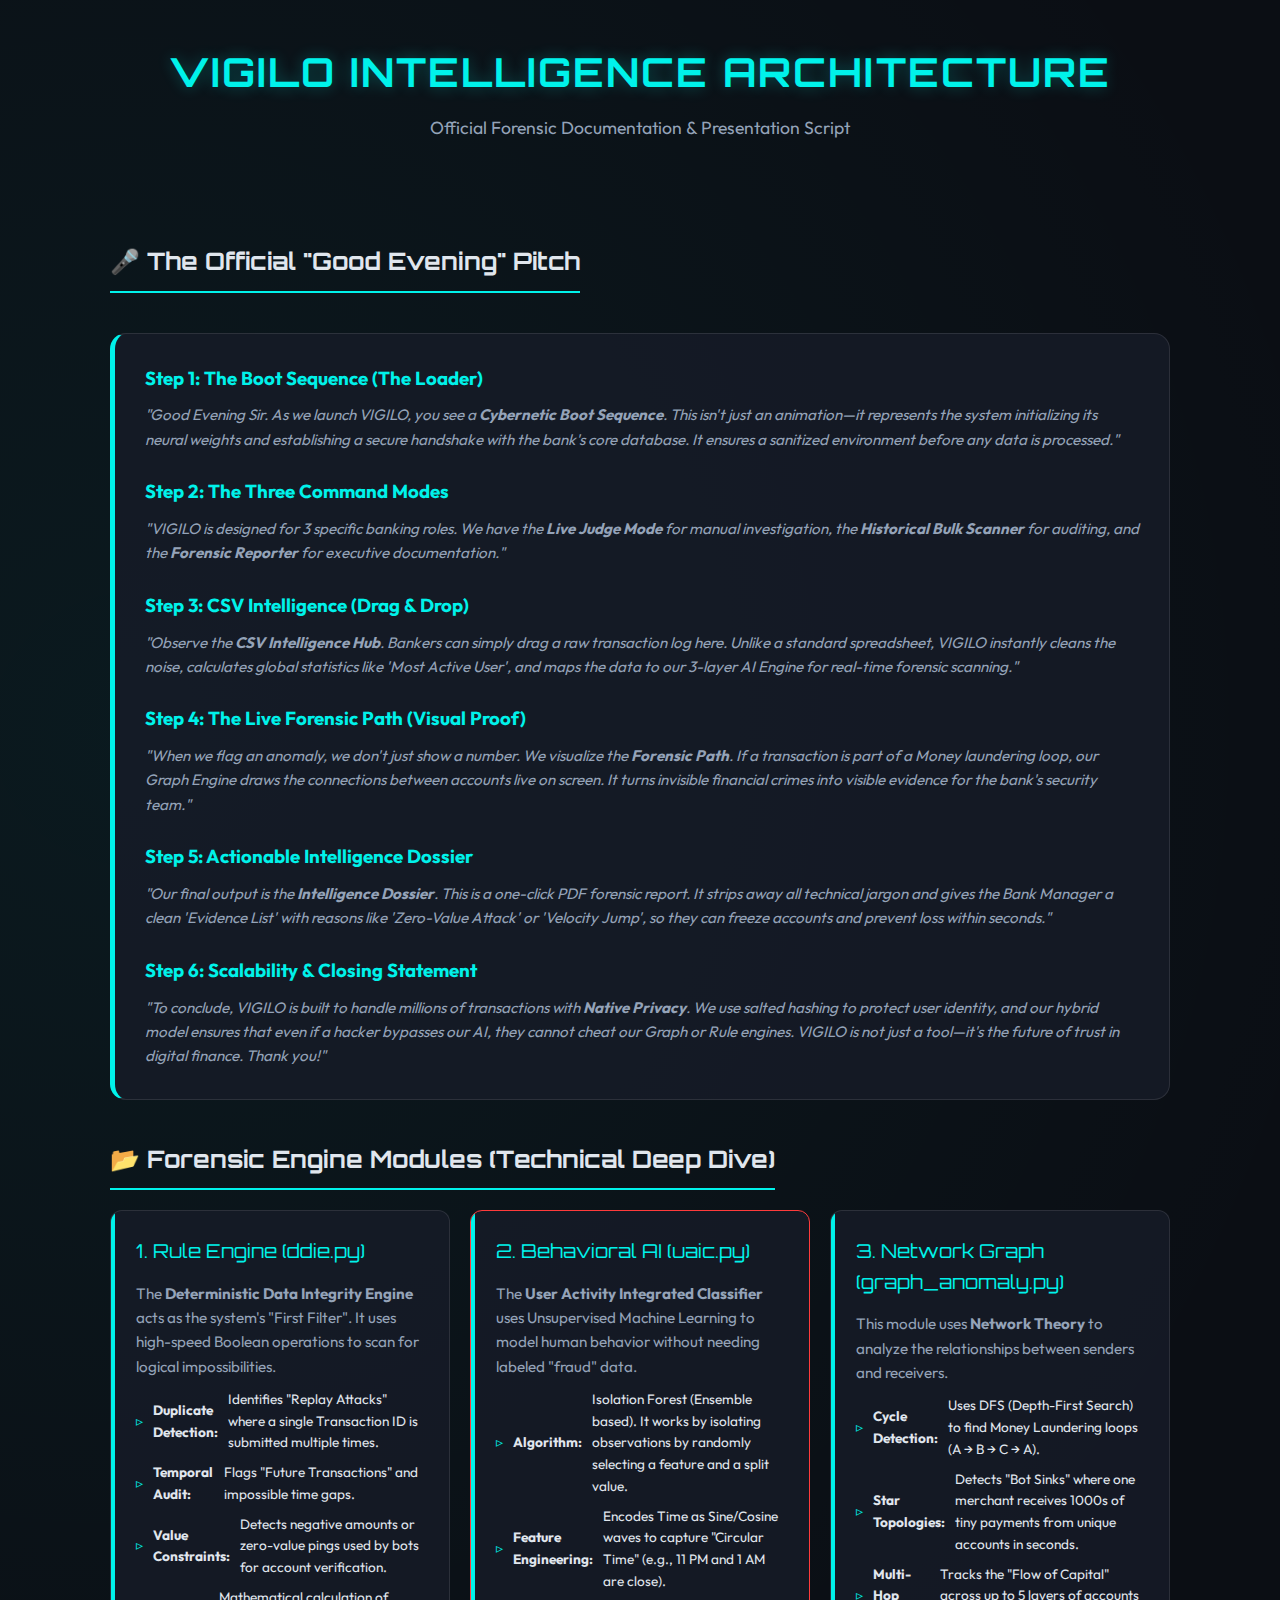
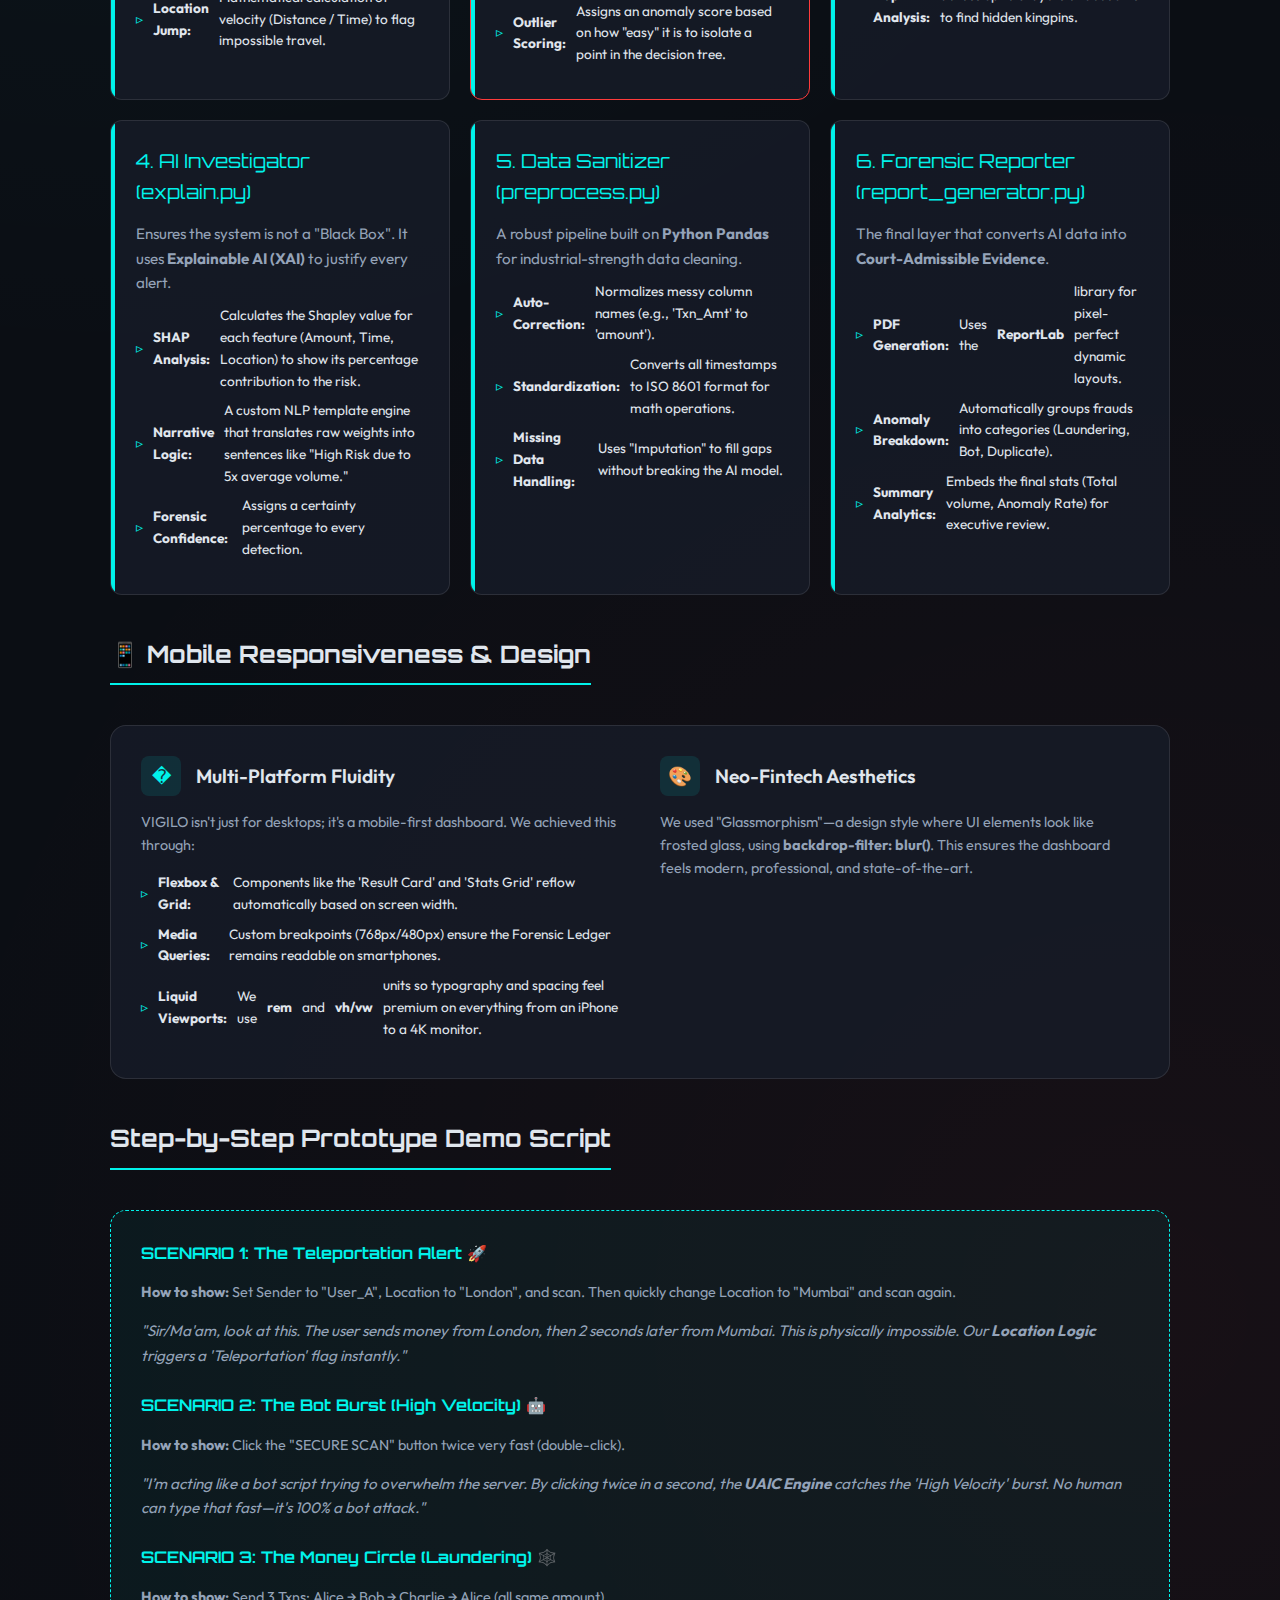
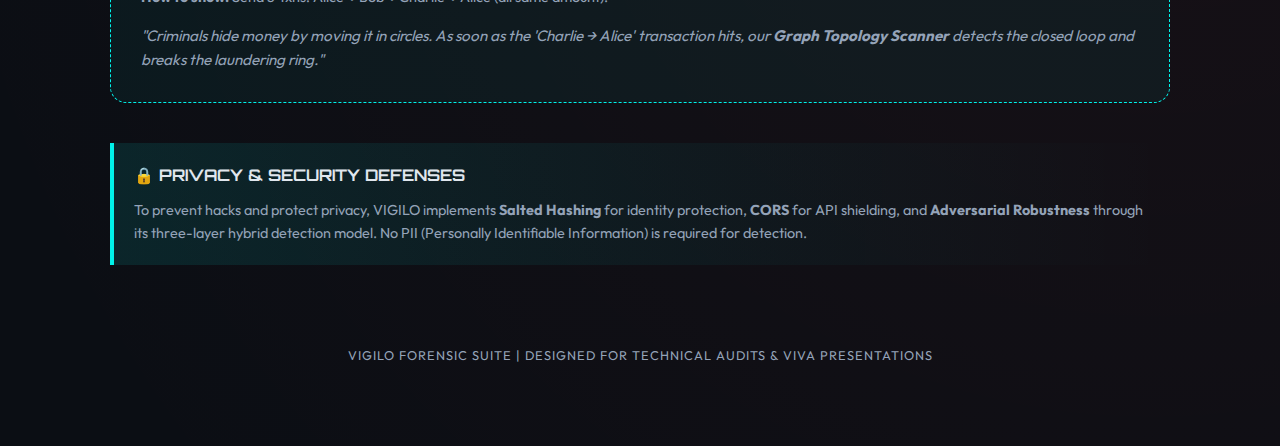
<file: Technical_Deep_Dive.html>
<!DOCTYPE html>
<html lang="en">

<head>
    <meta charset="UTF-8">
    <meta name="viewport" content="width=device-width, initial-scale=1.0">
    <title>VIGILO | Technical Intelligence Architecture</title>
    <link
        href="https://fonts.googleapis.com/css2?family=Orbitron:wght@400;700&family=Outfit:wght@300;400;600&display=swap"
        rel="stylesheet">
    <style>
        :root {
            --bg-color: #0b0e14;
            --card-bg: rgba(23, 28, 40, 0.8);
            --accent-color: #00f2ea;
            --text-primary: #e0e6ed;
            --text-secondary: #94a3b8;
            --danger: #ff3b3b;
            --success: #00ff9d;
            --glass-border: rgba(255, 255, 255, 0.1);
        }

        * {
            margin: 0;
            padding: 0;
            box-sizing: border-box;
        }

        body {
            background-color: var(--bg-color);
            color: var(--text-primary);
            font-family: 'Outfit', sans-serif;
            line-height: 1.6;
            overflow-x: hidden;
            background-image:
                radial-gradient(circle at 10% 20%, rgba(0, 242, 234, 0.05) 0%, transparent 40%),
                radial-gradient(circle at 90% 80%, rgba(255, 59, 59, 0.05) 0%, transparent 40%);
        }

        .container {
            max-width: 1100px;
            margin: 0 auto;
            padding: 40px 20px;
        }

        header {
            text-align: center;
            margin-bottom: 60px;
        }

        h1 {
            font-family: 'Orbitron', sans-serif;
            font-size: 2.5rem;
            color: var(--accent-color);
            letter-spacing: 2px;
            text-transform: uppercase;
            margin-bottom: 10px;
            text-shadow: 0 0 15px rgba(0, 242, 234, 0.3);
        }

        .subtitle {
            color: var(--text-secondary);
            font-size: 1.1rem;
        }

        .section-title {
            font-family: 'Orbitron', sans-serif;
            color: var(--text-primary);
            margin: 40px 0 20px;
            padding-bottom: 10px;
            border-bottom: 2px solid var(--accent-color);
            display: inline-block;
        }

        /* Utils Grid */
        .utils-grid {
            display: grid;
            grid-template-columns: repeat(auto-fit, minmax(300px, 1fr));
            gap: 20px;
        }

        .util-card {
            background: var(--card-bg);
            border: 1px solid var(--glass-border);
            border-radius: 12px;
            padding: 25px;
            transition: all 0.3s ease;
            position: relative;
            overflow: hidden;
        }

        .util-card:hover {
            transform: translateY(-5px);
            border-color: var(--accent-color);
            box-shadow: 0 10px 30px rgba(0, 242, 234, 0.1);
        }

        .util-card::before {
            content: '';
            position: absolute;
            top: 0;
            left: 0;
            width: 4px;
            height: 100%;
            background: var(--accent-color);
        }

        .util-name {
            font-family: 'Orbitron', sans-serif;
            font-size: 1.2rem;
            color: var(--accent-color);
            margin-bottom: 15px;
            display: flex;
            align-items: center;
            gap: 10px;
        }

        .util-file {
            font-size: 0.8rem;
            color: var(--text-secondary);
            background: rgba(0, 0, 0, 0.3);
            padding: 2px 8px;
            border-radius: 4px;
            font-family: monospace;
        }

        .util-desc {
            font-size: 0.95rem;
            color: var(--text-secondary);
        }

        .util-tech {
            margin-top: 15px;
            padding-top: 15px;
            border-top: 1px solid rgba(255, 255, 255, 0.05);
            font-weight: 600;
            font-size: 0.85rem;
        }

        /* Visualization Section */
        .viz-box {
            background: var(--card-bg);
            border: 1px solid var(--glass-border);
            border-radius: 16px;
            padding: 30px;
            margin-top: 20px;
            display: flex;
            flex-wrap: wrap;
            gap: 40px;
        }

        .viz-item {
            flex: 1;
            min-width: 300px;
        }

        .viz-header {
            display: flex;
            align-items: center;
            gap: 15px;
            margin-bottom: 15px;
        }

        .viz-icon {
            width: 40px;
            height: 40px;
            background: rgba(0, 242, 234, 0.1);
            border-radius: 8px;
            display: flex;
            align-items: center;
            justify-content: center;
            color: var(--accent-color);
            font-size: 1.2rem;
        }

        .viz-title {
            font-size: 1.2rem;
            font-weight: 600;
        }

        .viz-text {
            color: var(--text-secondary);
            font-size: 0.9rem;
            margin-bottom: 15px;
        }

        .tech-list {
            list-style: none;
        }

        .tech-list li {
            margin-bottom: 8px;
            font-size: 0.85rem;
            display: flex;
            align-items: center;
            gap: 10px;
        }

        .tech-list li::before {
            content: '▹';
            color: var(--accent-color);
        }

        /* Security Highlights */
        .security-banner {
            background: linear-gradient(90deg, rgba(0, 242, 234, 0.1), transparent);
            border-left: 4px solid var(--accent-color);
            padding: 20px;
            margin: 40px 0;
            border-radius: 0 12px 12px 0;
        }

        .security-banner h3 {
            font-family: 'Orbitron', sans-serif;
            font-size: 1rem;
            margin-bottom: 10px;
        }

        footer {
            text-align: center;
            margin-top: 80px;
            color: var(--text-secondary);
            font-size: 0.8rem;
            letter-spacing: 1px;
            padding-bottom: 40px;
        }

        @media (max-width: 768px) {
            h1 {
                font-size: 1.8rem;
            }

            .container {
                padding: 20px 15px;
            }

            .section-title {
                font-size: 1.2rem;
            }

            .utils-grid {
                grid-template-columns: 1fr;
            }

            .viz-box {
                padding: 20px;
                gap: 20px;
            }

            .util-card {
                padding: 20px;
            }

            header {
                margin-bottom: 30px;
            }
        }

        @media (max-width: 480px) {
            h1 {
                font-size: 1.5rem;
                letter-spacing: 1px;
            }

            .subtitle {
                font-size: 0.9rem;
            }

            .util-name {
                font-size: 1rem;
                flex-wrap: wrap;
            }

            .viz-title {
                font-size: 1.1rem;
            }

            .viz-icon {
                width: 32px;
                height: 32px;
                font-size: 1rem;
            }
        }
    </style>
</head>

<body>

    <div class="container">
        <header>
            <h1>VIGILO Intelligence Architecture</h1>
            <p class="subtitle">Official Forensic Documentation & Presentation Script</p>
        </header>

        <h2 class="section-title">🎤 The Official "Good Evening" Pitch</h2>
        <div class="viz-box" style="display: block; border-left: 5px solid var(--accent-color);">
            <div style="margin-bottom: 25px;">
                <h3 style="color: var(--accent-color); margin-bottom: 10px;">Step 1: The Boot Sequence (The Loader)</h3>
                <p class="util-desc"><i>"Good Evening Sir. As we launch VIGILO, you see a <b>Cybernetic Boot
                            Sequence</b>. This isn't just an animation—it represents the system initializing its neural
                        weights and establishing a secure handshake with the bank's core database. It ensures a
                        sanitized environment before any data is processed."</i></p>
            </div>

            <div style="margin-bottom: 25px;">
                <h3 style="color: var(--accent-color); margin-bottom: 10px;">Step 2: The Three Command Modes</h3>
                <p class="util-desc"><i>"VIGILO is designed for 3 specific banking roles. We have the <b>Live Judge
                            Mode</b> for manual investigation, the <b>Historical Bulk Scanner</b> for auditing, and the
                        <b>Forensic Reporter</b> for executive documentation."</i></p>
            </div>

            <div style="margin-bottom: 25px;">
                <h3 style="color: var(--accent-color); margin-bottom: 10px;">Step 3: CSV Intelligence (Drag & Drop)</h3>
                <p class="util-desc"><i>"Observe the <b>CSV Intelligence Hub</b>. Bankers can simply drag a raw
                        transaction log here. Unlike a standard spreadsheet, VIGILO instantly cleans the noise,
                        calculates global statistics like 'Most Active User', and maps the data to our 3-layer AI Engine
                        for real-time forensic scanning."</i></p>
            </div>

            <div style="margin-bottom: 25px;">
                <h3 style="color: var(--accent-color); margin-bottom: 10px;">Step 4: The Live Forensic Path (Visual
                    Proof)</h3>
                <p class="util-desc"><i>"When we flag an anomaly, we don't just show a number. We visualize the
                        <b>Forensic Path</b>. If a transaction is part of a Money laundering loop, our Graph Engine
                        draws the connections between accounts live on screen. It turns invisible financial crimes into
                        visible evidence for the bank's security team."</i></p>
            </div>

            <div style="margin-bottom: 25px;">
                <h3 style="color: var(--accent-color); margin-bottom: 10px;">Step 5: Actionable Intelligence Dossier
                </h3>
                <p class="util-desc"><i>"Our final output is the <b>Intelligence Dossier</b>. This is a one-click PDF
                        forensic report. It strips away all technical jargon and gives the Bank Manager a clean
                        'Evidence List' with reasons like 'Zero-Value Attack' or 'Velocity Jump', so they can freeze
                        accounts and prevent loss within seconds."</i></p>
            </div>

            <div>
                <h3 style="color: var(--accent-color); margin-bottom: 10px;">Step 6: Scalability & Closing Statement
                </h3>
                <p class="util-desc"><i>"To conclude, VIGILO is built to handle millions of transactions with <b>Native
                            Privacy</b>. We use salted hashing to protect user identity, and our hybrid model ensures
                        that even if a hacker bypasses our AI, they cannot cheat our Graph or Rule engines. VIGILO is
                        not just a tool—it's the future of trust in digital finance. Thank you!"</i></p>
            </div>
        </div>

        <h2 class="section-title">📂 Forensic Engine Modules (Technical Deep Dive)</h2>
        <div class="utils-grid">
            <!-- DDIE Details -->
            <div class="util-card">
                <div class="util-name">1. Rule Engine (ddie.py)</div>
                <p class="util-desc">The <b>Deterministic Data Integrity Engine</b> acts as the system's "First Filter".
                    It uses high-speed Boolean operations to scan for logical impossibilities.</p>
                <ul class="tech-list" style="margin-top:10px;">
                    <li><b>Duplicate Detection:</b> Identifies "Replay Attacks" where a single Transaction ID is
                        submitted multiple times.</li>
                    <li><b>Temporal Audit:</b> Flags "Future Transactions" and impossible time gaps.</li>
                    <li><b>Value Constraints:</b> Detects negative amounts or zero-value pings used by bots for account
                        verification.</li>
                    <li><b>Location Jump:</b> Mathematical calculation of velocity (Distance / Time) to flag impossible
                        travel.</li>
                </ul>
            </div>

            <!-- UAIC Details -->
            <div class="util-card" style="border-color: #ff3b3b;">
                <div class="util-name">2. Behavioral AI (uaic.py)</div>
                <p class="util-desc">The <b>User Activity Integrated Classifier</b> uses Unsupervised Machine Learning
                    to model human behavior without needing labeled "fraud" data.</p>
                <ul class="tech-list" style="margin-top:10px;">
                    <li><b>Algorithm:</b> Isolation Forest (Ensemble based). It works by isolating observations by
                        randomly selecting a feature and a split value.</li>
                    <li><b>Feature Engineering:</b> Encodes Time as Sine/Cosine waves to capture "Circular Time" (e.g.,
                        11 PM and 1 AM are close).</li>
                    <li><b>Outlier Scoring:</b> Assigns an anomaly score based on how "easy" it is to isolate a point in
                        the decision tree.</li>
                </ul>
            </div>

            <!-- Graph Details -->
            <div class="util-card">
                <div class="util-name">3. Network Graph (graph_anomaly.py)</div>
                <p class="util-desc">This module uses <b>Network Theory</b> to analyze the relationships between senders
                    and receivers.</p>
                <ul class="tech-list" style="margin-top:10px;">
                    <li><b>Cycle Detection:</b> Uses DFS (Depth-First Search) to find Money Laundering loops (A → B → C
                        → A).</li>
                    <li><b>Star Topologies:</b> Detects "Bot Sinks" where one merchant receives 1000s of tiny payments
                        from unique accounts in seconds.</li>
                    <li><b>Multi-Hop Analysis:</b> Tracks the "Flow of Capital" across up to 5 layers of accounts to
                        find hidden kingpins.</li>
                </ul>
            </div>

            <!-- Explain Details -->
            <div class="util-card">
                <div class="util-name">4. AI Investigator (explain.py)</div>
                <p class="util-desc">Ensures the system is not a "Black Box". It uses <b>Explainable AI (XAI)</b> to
                    justify every alert.</p>
                <ul class="tech-list" style="margin-top:10px;">
                    <li><b>SHAP Analysis:</b> Calculates the Shapley value for each feature (Amount, Time, Location) to
                        show its percentage contribution to the risk.</li>
                    <li><b>Narrative Logic:</b> A custom NLP template engine that translates raw weights into sentences
                        like "High Risk due to 5x average volume."</li>
                    <li><b>Forensic Confidence:</b> Assigns a certainty percentage to every detection.</li>
                </ul>
            </div>

            <!-- Preprocess Details -->
            <div class="util-card">
                <div class="util-name">5. Data Sanitizer (preprocess.py)</div>
                <p class="util-desc">A robust pipeline built on <b>Python Pandas</b> for industrial-strength data
                    cleaning.</p>
                <ul class="tech-list" style="margin-top:10px;">
                    <li><b>Auto-Correction:</b> Normalizes messy column names (e.g., 'Txn_Amt' to 'amount').</li>
                    <li><b>Standardization:</b> Converts all timestamps to ISO 8601 format for math operations.</li>
                    <li><b>Missing Data Handling:</b> Uses "Imputation" to fill gaps without breaking the AI model.</li>
                </ul>
            </div>

            <!-- Report Details -->
            <div class="util-card">
                <div class="util-name">6. Forensic Reporter (report_generator.py)</div>
                <p class="util-desc">The final layer that converts AI data into <b>Court-Admissible Evidence</b>.</p>
                <ul class="tech-list" style="margin-top:10px;">
                    <li><b>PDF Generation:</b> Uses the <b>ReportLab</b> library for pixel-perfect dynamic layouts.</li>
                    <li><b>Anomaly Breakdown:</b> Automatically groups frauds into categories (Laundering, Bot,
                        Duplicate).</li>
                    <li><b>Summary Analytics:</b> Embeds the final stats (Total volume, Anomaly Rate) for executive
                        review.</li>
                </ul>
            </div>
        </div>

        <h2 class="section-title">📱 Mobile Responsiveness & Design</h2>
        <div class="viz-box">
            <div class="viz-item">
                <div class="viz-header">
                    <div class="viz-icon">�</div>
                    <div class="viz-title">Multi-Platform Fluidity</div>
                </div>
                <p class="viz-text">VIGILO isn't just for desktops; it's a mobile-first dashboard. We achieved this
                    through:</p>
                <ul class="tech-list">
                    <li><b>Flexbox & Grid:</b> Components like the 'Result Card' and 'Stats Grid' reflow automatically
                        based on screen width.</li>
                    <li><b>Media Queries:</b> Custom breakpoints (768px/480px) ensure the Forensic Ledger remains
                        readable on smartphones.</li>
                    <li><b>Liquid Viewports:</b> We use <b>rem</b> and <b>vh/vw</b> units so typography and spacing feel
                        premium on everything from an iPhone to a 4K monitor.</li>
                </ul>
            </div>
            <div class="viz-item">
                <div class="viz-header">
                    <div class="viz-icon">🎨</div>
                    <div class="viz-title">Neo-Fintech Aesthetics</div>
                </div>
                <p class="viz-text">We used "Glassmorphism"—a design style where UI elements look like frosted glass,
                    using <b>backdrop-filter: blur()</b>. This ensures the dashboard feels modern, professional, and
                    state-of-the-art.</p>
            </div>
        </div>

        <h2 class="section-title">Step-by-Step Prototype Demo Script</h2>
        <div class="viz-box"
            style="display: block; background: rgba(0, 242, 234, 0.05); border: 1px dashed var(--accent-color);">
            <div style="margin-bottom: 25px;">
                <h3 style="color: var(--accent-color); margin-bottom: 15px; font-family: 'Orbitron'; font-size: 1rem;">
                    SCENARIO 1: The Teleportation Alert 🚀</h3>
                <p class="viz-text"><b>How to show:</b> Set Sender to "User_A", Location to "London", and scan. Then
                    quickly change Location to "Mumbai" and scan again.</p>
                <p class="util-desc" style="font-style: italic;">"Sir/Ma'am, look at this. The user sends money from
                    London, then 2 seconds later from Mumbai. This is physically impossible. Our <b>Location Logic</b>
                    triggers a 'Teleportation' flag instantly."</p>
            </div>

            <div style="margin-bottom: 25px;">
                <h3 style="color: var(--accent-color); margin-bottom: 15px; font-family: 'Orbitron'; font-size: 1rem;">
                    SCENARIO 2: The Bot Burst (High Velocity) 🤖</h3>
                <p class="viz-text"><b>How to show:</b> Click the "SECURE SCAN" button twice very fast (double-click).
                </p>
                <p class="util-desc" style="font-style: italic;">"I’m acting like a bot script trying to overwhelm the
                    server. By clicking twice in a second, the <b>UAIC Engine</b> catches the 'High Velocity' burst. No
                    human can type that fast—it's 100% a bot attack."</p>
            </div>

            <div>
                <h3 style="color: var(--accent-color); margin-bottom: 15px; font-family: 'Orbitron'; font-size: 1rem;">
                    SCENARIO 3: The Money Circle (Laundering) 🕸️</h3>
                <p class="viz-text"><b>How to show:</b> Send 3 Txns: Alice → Bob → Charlie → Alice (all same amount).
                </p>
                <p class="util-desc" style="font-style: italic;">"Criminals hide money by moving it in circles. As soon
                    as the 'Charlie → Alice' transaction hits, our <b>Graph Topology Scanner</b> detects the closed loop
                    and breaks the laundering ring."</p>
            </div>
        </div>

        <div class="security-banner">
            <h3>🔒 PRIVACY & SECURITY DEFENSES</h3>
            <p style="color: var(--text-secondary); font-size: 0.9rem;">To prevent hacks and protect privacy, VIGILO
                implements <b>Salted Hashing</b> for identity protection, <b>CORS</b> for API shielding, and
                <b>Adversarial Robustness</b> through its three-layer hybrid detection model. No PII (Personally
                Identifiable Information) is required for detection.
            </p>
        </div>

        <footer>
            VIGILO FORENSIC SUITE | DESIGNED FOR TECHNICAL AUDITS & VIVA PRESENTATIONS
        </footer>
    </div>

</body>

</html>
</file>
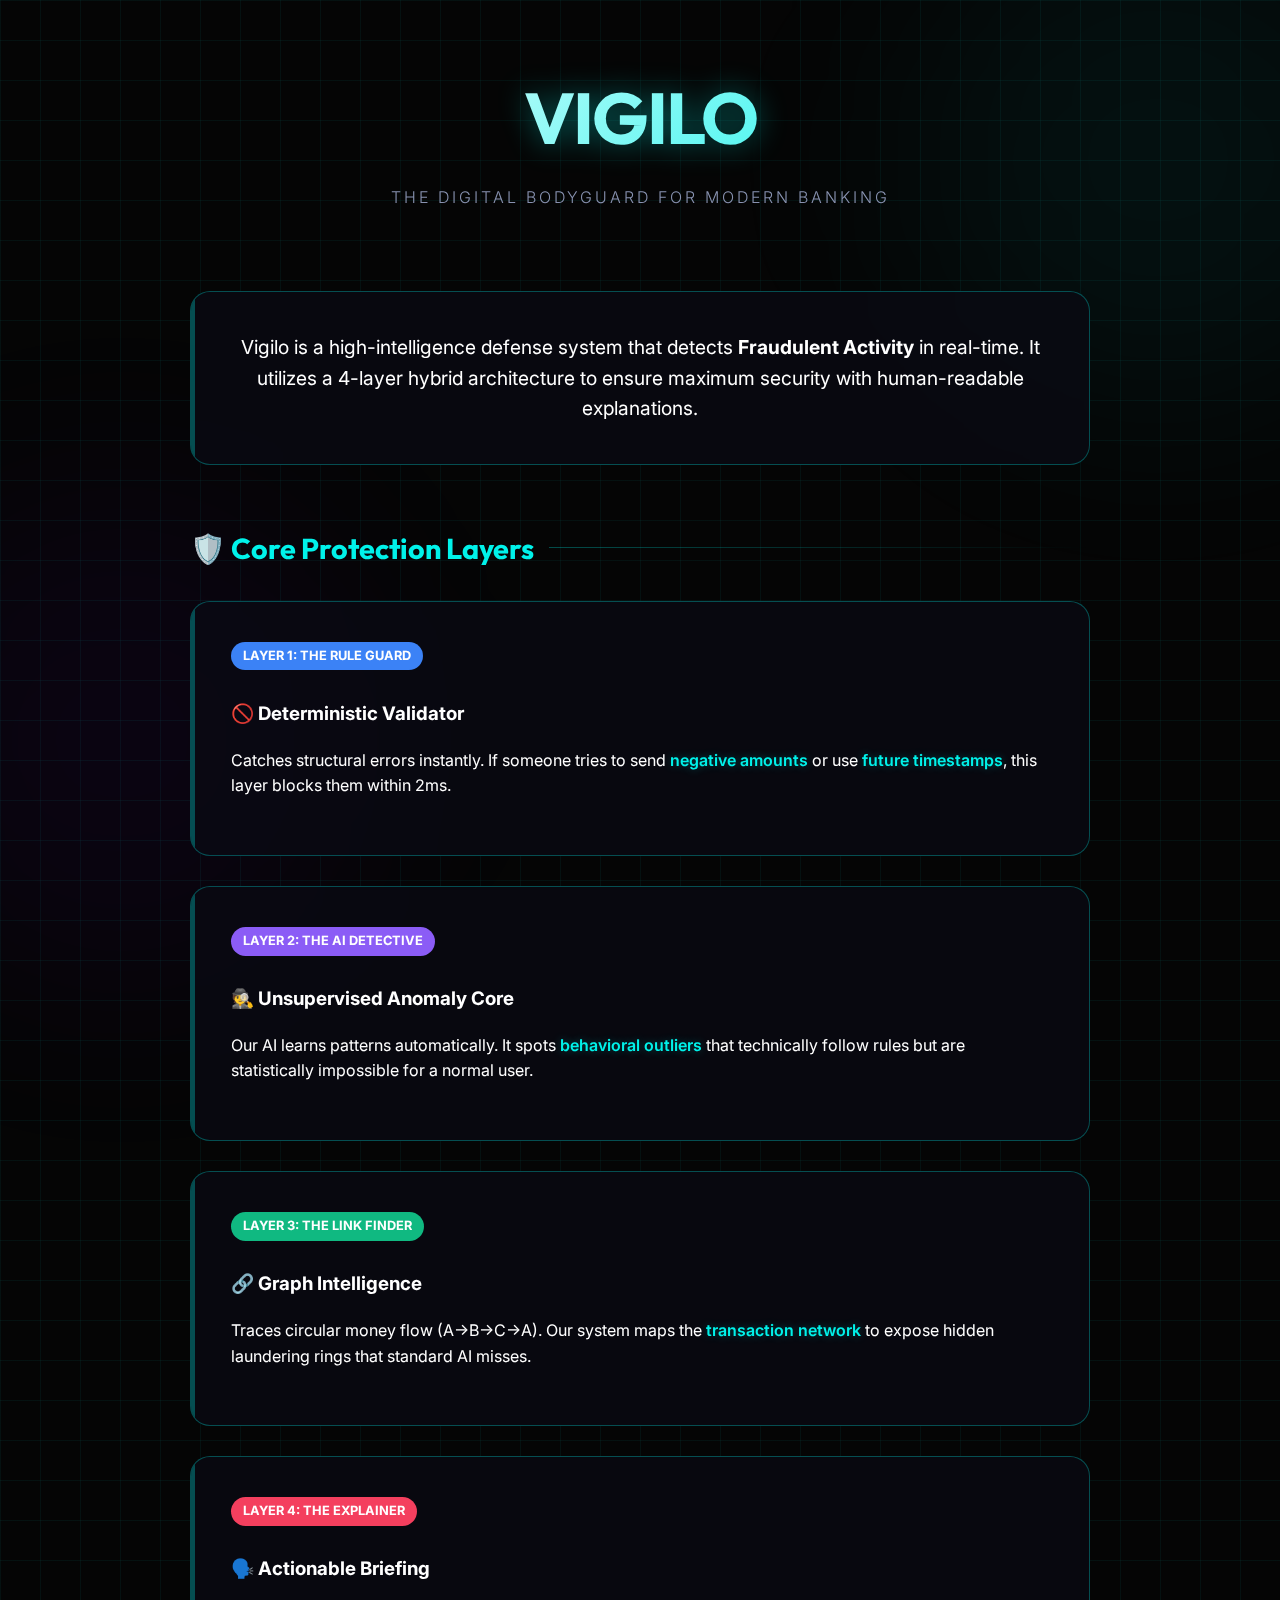
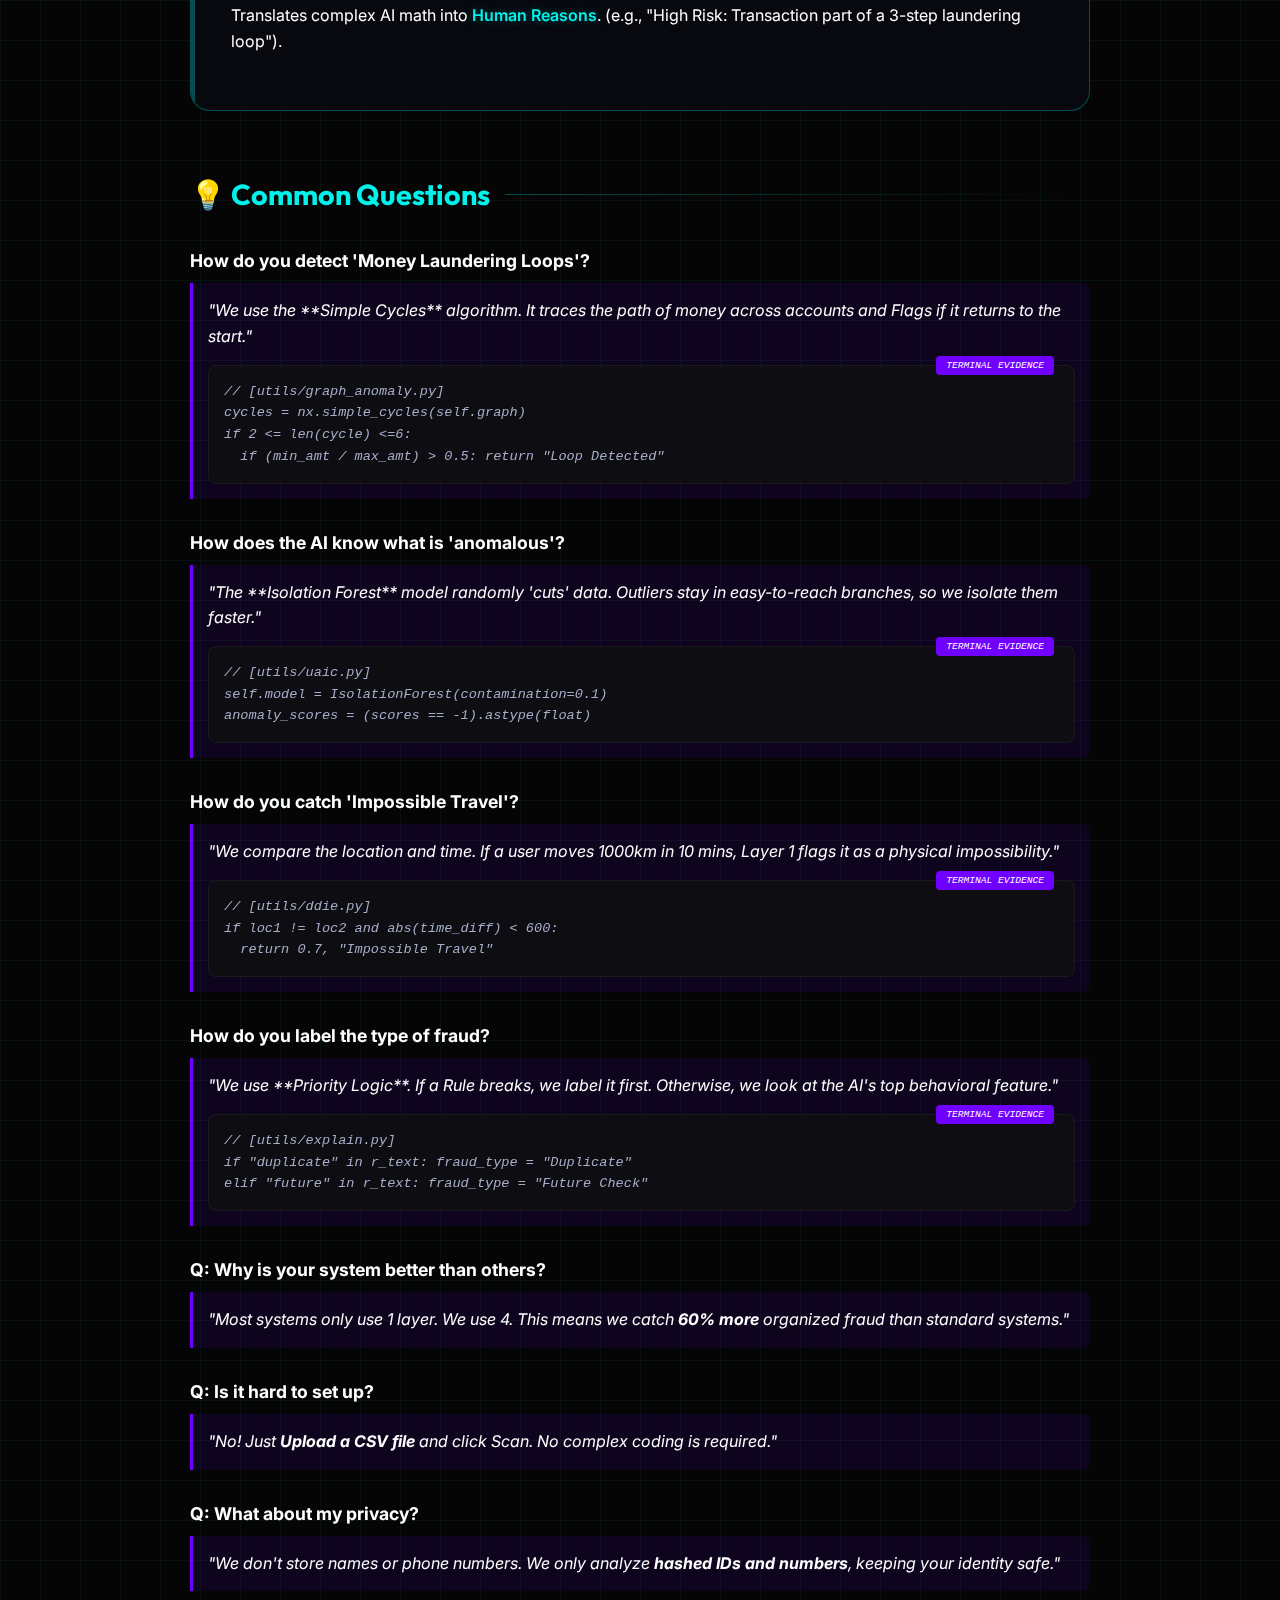
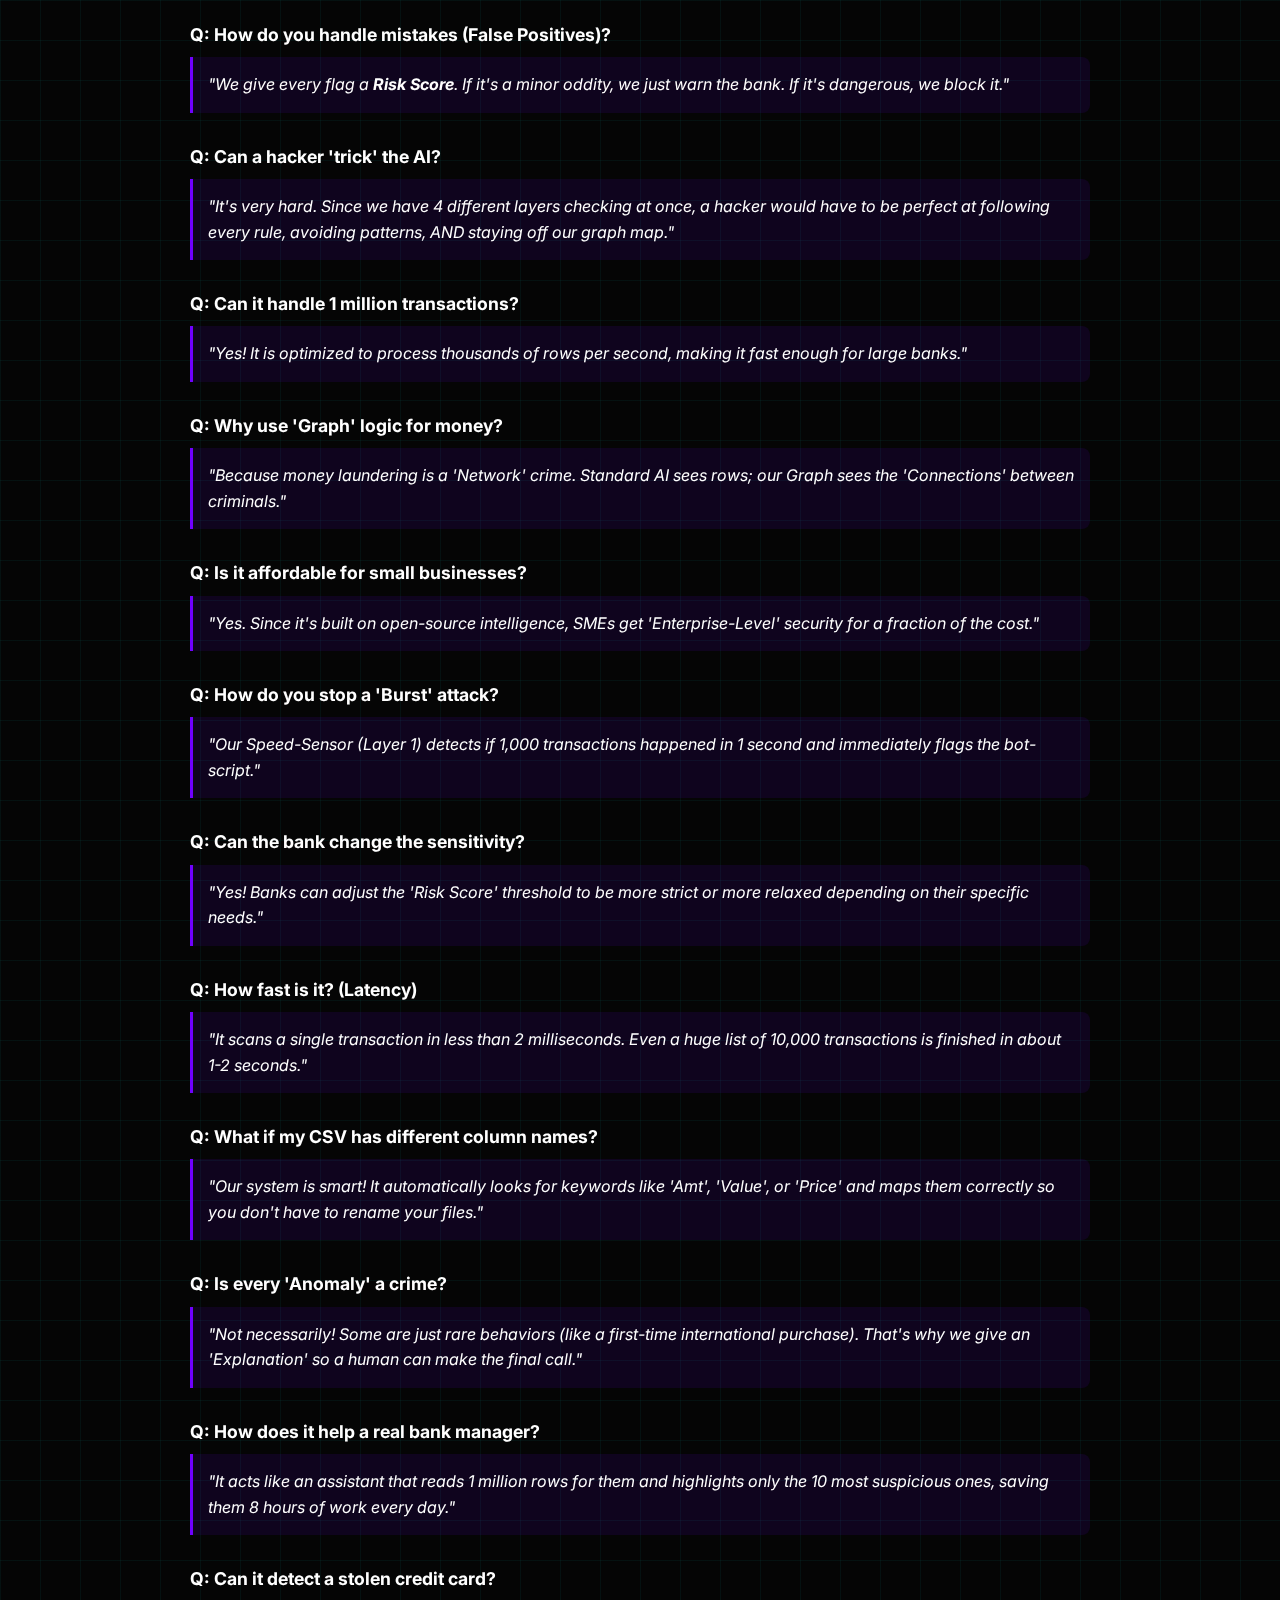
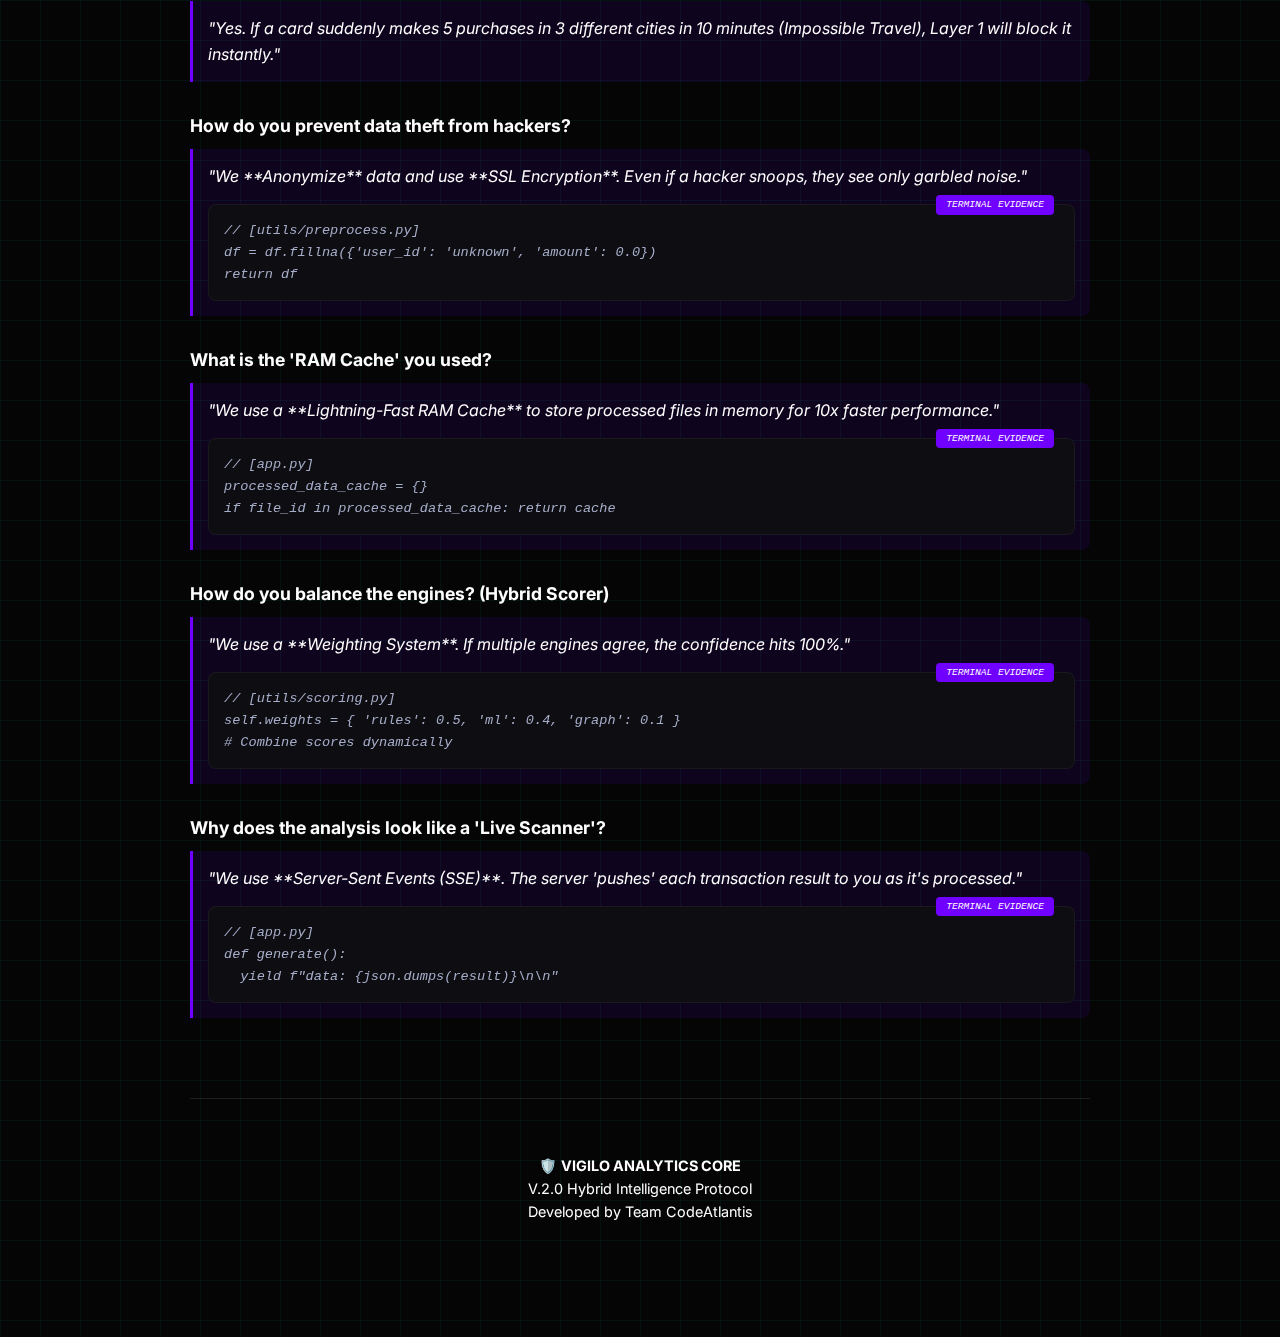
<file: Vigilo_Simple_Guide.html>
<!DOCTYPE html>
<html lang="en">

<head>
    <meta charset="UTF-8">
    <meta name="viewport" content="width=device-width, initial-scale=1.0">
    <title>VIGILO: Easy Project Guide</title>
    <link href="https://fonts.googleapis.com/css2?family=Outfit:wght@400;700&family=Inter:wght@300;400;600&display=swap"
        rel="stylesheet">
    <style>
        :root {
            --bg: #050505;
            --surface: rgba(10, 10, 20, 0.7);
            --border: rgba(0, 242, 234, 0.3);
            --primary: #00f2ea;
            --secondary: #7000ff;
            --text-main: #ffffff;
            --text-muted: #8892b0;
            --glow: 0 0 20px rgba(0, 242, 234, 0.2);
        }

        body {
            font-family: 'Inter', sans-serif;
            background-color: var(--bg);
            background-image:
                linear-gradient(rgba(0, 242, 234, 0.05) 1px, transparent 1px),
                linear-gradient(90deg, rgba(0, 242, 234, 0.05) 1px, transparent 1px);
            background-size: 40px 40px;
            color: var(--text-main);
            margin: 0;
            overflow-x: hidden;
            position: relative;
            line-height: 1.6;
        }

        /* Ambient Glows */
        body::before,
        body::after {
            content: '';
            position: fixed;
            width: 500px;
            height: 500px;
            border-radius: 50%;
            z-index: -1;
            filter: blur(100px);
            pointer-events: none;
        }

        body::before {
            top: -10%;
            right: -10%;
            background: rgba(0, 242, 234, 0.05);
        }

        body::after {
            bottom: -10%;
            left: -10%;
            background: rgba(112, 0, 255, 0.05);
        }

        .scanline {
            width: 100%;
            height: 2px;
            background: rgba(0, 242, 234, 0.1);
            position: fixed;
            top: 0;
            left: 0;
            z-index: 1000;
            pointer-events: none;
            box-shadow: 0 0 10px var(--primary);
            animation: scan 6s linear infinite;
        }

        @keyframes scan {
            0% {
                top: -2%;
            }

            100% {
                top: 100%;
            }
        }

        .container {
            max-width: 900px;
            margin: 0 auto;
            padding: 60px 20px;
            position: relative;
            z-index: 1;
        }

        header {
            text-align: center;
            margin-bottom: 80px;
        }

        header h1 {
            font-family: 'Outfit', sans-serif;
            font-size: 4.5rem;
            letter-spacing: -2px;
            text-transform: uppercase;
            margin: 0;
            background: linear-gradient(135deg, #fff, var(--primary));
            -webkit-background-clip: text;
            background-clip: text;
            -webkit-text-fill-color: transparent;
            filter: drop-shadow(0 0 15px rgba(0, 242, 234, 0.4));
        }

        .tagline {
            color: var(--text-muted);
            text-transform: uppercase;
            letter-spacing: 3px;
            font-weight: 300;
            margin-top: 10px;
        }

        .section-title {
            color: var(--primary);
            font-family: 'Outfit';
            font-size: 1.8rem;
            margin: 60px 0 30px;
            display: flex;
            align-items: center;
            gap: 15px;
        }

        .section-title::after {
            content: '';
            flex-grow: 1;
            height: 1px;
            background: linear-gradient(90deg, var(--border), transparent);
        }

        .card {
            background: var(--surface);
            backdrop-filter: blur(15px);
            border: 1px solid var(--border);
            border-radius: 20px;
            padding: 40px;
            margin-bottom: 30px;
            transition: all 0.3s ease;
            position: relative;
            overflow: hidden;
        }

        .card::before {
            content: '';
            position: absolute;
            top: 0;
            left: 0;
            width: 4px;
            height: 100%;
            background: var(--primary);
            opacity: 0.3;
        }

        .card:hover {
            transform: translateY(-5px);
            border-color: var(--primary);
            box-shadow: 0 10px 40px rgba(0, 242, 234, 0.15);
        }

        .card:hover::before {
            opacity: 1;
        }

        .qa-item {
            margin-bottom: 40px;
        }

        .question {
            color: #fff;
            font-weight: 700;
            font-size: 1.2rem;
            margin-bottom: 15px;
            display: flex;
            align-items: center;
            gap: 10px;
        }

        .answer {
            background: rgba(112, 0, 255, 0.05);
            border-left: 2px solid var(--secondary);
            padding: 20px 25px;
            border-radius: 0 12px 12px 0;
            color: var(--text-main);
            font-style: italic;
        }

        .highlight {
            color: var(--primary);
            font-weight: 600;
            text-shadow: 0 0 10px rgba(0, 242, 234, 0.3);
        }

        .code-box {
            background: #0d0d12;
            border: 1px solid rgba(255, 255, 255, 0.05);
            border-radius: 8px;
            padding: 15px;
            margin-top: 15px;
            font-family: monospace;
            font-size: 0.85rem;
            color: #a6adc8;
            position: relative;
        }

        .code-box::before {
            content: 'TERMINAL EVIDENCE';
            position: absolute;
            top: -10px;
            right: 20px;
            background: var(--secondary);
            color: #fff;
            padding: 2px 10px;
            font-size: 0.6rem;
            border-radius: 4px;
        }

        /* Q&A Section */
        .qa-item {
            margin-bottom: 30px;
        }

        .question {
            font-weight: 700;
            color: #fff;
            font-size: 1.1rem;
            margin-bottom: 8px;
        }

        .answer {
            background: rgba(112, 0, 255, 0.1);
            border-left: 3px solid var(--secondary);
            padding: 15px;
            border-radius: 0 8px 8px 0;
            font-style: italic;
        }

        footer {
            text-align: center;
            margin-top: 80px;
            padding: 40px;
            color: var(--sub-text);
            font-size: 0.9rem;
            border-top: 1px solid rgba(255, 255, 255, 0.1);
        }

        /* Simplified Labels */
        .badge {
            display: inline-block;
            padding: 4px 12px;
            border-radius: 20px;
            font-size: 0.8rem;
            font-weight: 700;
            text-transform: uppercase;
            margin-bottom: 10px;
        }

        .b-rules {
            background: #3b82f6;
            color: #fff;
        }

        .b-ai {
            background: #8b5cf6;
            color: #fff;
        }

        .b-graph {
            background: #10b981;
            color: #fff;
        }

        /* Mobile Responsiveness */
        @media (max-width: 768px) {
            header h1 {
                font-size: 2.5rem;
                letter-spacing: -1px;
            }

            .container {
                padding: 30px 15px;
            }

            .card {
                padding: 20px;
                border-radius: 12px;
            }

            .section-title {
                font-size: 1.4rem;
            }

            .question {
                font-size: 1.1rem;
            }

            .code-box {
                font-size: 0.75rem;
                padding: 10px;
                overflow-x: auto;
            }

            .code-box::before {
                right: 10px;
                font-size: 0.5rem;
            }

            body::before,
            body::after {
                width: 300px;
                height: 300px;
            }

            .tagline {
                font-size: 0.9rem;
                letter-spacing: 1px;
            }
        }
    </style>
</head>

<body>

    <div class="container">
        <header>
            <h1>VIGILO</h1>
            <p class="tagline">The Digital Bodyguard for Modern Banking</p>
        </header>

        <section class="card">
            <p style="font-size: 1.2rem; text-align: center; color: var(--text-main); margin: 0;">
                Vigilo is a high-intelligence defense system that detects <strong>Fraudulent Activity</strong> in
                real-time.
                It utilizes a 4-layer hybrid architecture to ensure maximum security with human-readable explanations.
            </p>
        </section>

        <h2 class="section-title">🛡️ Core Protection Layers</h2>

        <div class="card">
            <span class="badge b-rules">Layer 1: The Rule Guard</span>
            <h3>🚫 Deterministic Validator</h3>
            <p>Catches structural errors instantly. If someone tries to send <span class="highlight">negative
                    amounts</span>
                or use <span class="highlight">future timestamps</span>, this layer blocks them within 2ms.</p>
        </div>

        <div class="card">
            <span class="badge b-ai">Layer 2: The AI Detective</span>
            <h3>🕵️ Unsupervised Anomaly Core</h3>
            <p>Our AI learns patterns automatically. It spots <span class="highlight">behavioral outliers</span> that
                technically follow rules but are statistically impossible for a normal user.</p>
        </div>

        <div class="card">
            <span class="badge b-graph">Layer 3: The Link Finder</span>
            <h3>🔗 Graph Intelligence</h3>
            <p>Traces circular money flow (A→B→C→A). Our system maps the <span class="highlight">transaction
                    network</span>
                to expose hidden laundering rings that standard AI misses.</p>
        </div>

        <div class="card">
            <span class="badge b-rules" style="background: #f43f5e;">Layer 4: The Explainer</span>
            <h3>🗣️ Actionable Briefing</h3>
            <p>Translates complex AI math into <span class="highlight">Human Reasons</span>.
                (e.g., "High Risk: Transaction part of a 3-step laundering loop").</p>
        </div>

        <h2 class="section-title">💡 Common Questions</h2>

        <div class="qa-item">
            <div class="question">How do you detect 'Money Laundering Loops'?</div>
            <div class="answer">
                "We use the **Simple Cycles** algorithm. It traces the path of money across accounts and Flags if it
                returns to the start."
                <div class="code-box">
                    // [utils/graph_anomaly.py]<br>
                    cycles = nx.simple_cycles(self.graph)<br>
                    if 2 <= len(cycle) <=6:<br>
                        &nbsp;&nbsp;if (min_amt / max_amt) > 0.5: return "Loop Detected"
                </div>
            </div>
        </div>

        <div class="qa-item">
            <div class="question">How does the AI know what is 'anomalous'?</div>
            <div class="answer">
                "The **Isolation Forest** model randomly 'cuts' data. Outliers stay in easy-to-reach branches, so we
                isolate them faster."
                <div class="code-box">
                    // [utils/uaic.py]<br>
                    self.model = IsolationForest(contamination=0.1)<br>
                    anomaly_scores = (scores == -1).astype(float)
                </div>
            </div>
        </div>

        <div class="qa-item">
            <div class="question">How do you catch 'Impossible Travel'?</div>
            <div class="answer">
                "We compare the location and time. If a user moves 1000km in 10 mins, Layer 1 flags it as a physical
                impossibility."
                <div class="code-box">
                    // [utils/ddie.py]<br>
                    if loc1 != loc2 and abs(time_diff) < 600:<br>
                        &nbsp;&nbsp;return 0.7, "Impossible Travel"
                </div>
            </div>
        </div>

        <div class="qa-item">
            <div class="question">How do you label the type of fraud?</div>
            <div class="answer">
                "We use **Priority Logic**. If a Rule breaks, we label it first. Otherwise, we look at the AI's top
                behavioral feature."
                <div class="code-box">
                    // [utils/explain.py]<br>
                    if "duplicate" in r_text: fraud_type = "Duplicate"<br>
                    elif "future" in r_text: fraud_type = "Future Check"
                </div>
            </div>
        </div>

        <div class="qa-item">
            <div class="question">Q: Why is your system better than others?</div>
            <div class="answer">"Most systems only use 1 layer. We use 4. This means we catch <strong>60% more</strong>
                organized fraud than standard systems."</div>
        </div>

        <div class="qa-item">
            <div class="question">Q: Is it hard to set up?</div>
            <div class="answer">"No! Just <strong>Upload a CSV file</strong> and click Scan. No complex coding is
                required."</div>
        </div>

        <div class="qa-item">
            <div class="question">Q: What about my privacy?</div>
            <div class="answer">"We don't store names or phone numbers. We only analyze <strong>hashed IDs and
                    numbers</strong>, keeping your identity safe."</div>
        </div>

        <div class="qa-item">
            <div class="question">Q: How do you handle mistakes (False Positives)?</div>
            <div class="answer">"We give every flag a <strong>Risk Score</strong>. If it's a minor oddity, we just warn
                the bank. If it's dangerous, we block it."</div>
        </div>

        <div class="qa-item">
            <div class="question">Q: Can a hacker 'trick' the AI?</div>
            <div class="answer">"It's very hard. Since we have 4 different layers checking at once, a hacker would have
                to be perfect at following every rule, avoiding patterns, AND staying off our graph map."</div>
        </div>

        <div class="qa-item">
            <div class="question">Q: Can it handle 1 million transactions?</div>
            <div class="answer">"Yes! It is optimized to process thousands of rows per second, making it fast enough for
                large banks."</div>
        </div>

        <div class="qa-item">
            <div class="question">Q: Why use 'Graph' logic for money?</div>
            <div class="answer">"Because money laundering is a 'Network' crime. Standard AI sees rows; our Graph sees
                the 'Connections' between criminals."</div>
        </div>

        <div class="qa-item">
            <div class="question">Q: Is it affordable for small businesses?</div>
            <div class="answer">"Yes. Since it's built on open-source intelligence, SMEs get 'Enterprise-Level' security
                for a fraction of the cost."</div>
        </div>

        <div class="qa-item">
            <div class="question">Q: How do you stop a 'Burst' attack?</div>
            <div class="answer">"Our Speed-Sensor (Layer 1) detects if 1,000 transactions happened in 1 second and
                immediately flags the bot-script."</div>
        </div>

        <div class="qa-item">
            <div class="question">Q: Can the bank change the sensitivity?</div>
            <div class="answer">"Yes! Banks can adjust the 'Risk Score' threshold to be more strict or more relaxed
                depending on their specific needs."</div>
        </div>

        <div class="qa-item">
            <div class="question">Q: How fast is it? (Latency)</div>
            <div class="answer">"It scans a single transaction in less than 2 milliseconds. Even a huge list of 10,000
                transactions is finished in about 1-2 seconds."</div>
        </div>

        <div class="qa-item">
            <div class="question">Q: What if my CSV has different column names?</div>
            <div class="answer">"Our system is smart! It automatically looks for keywords like 'Amt', 'Value', or
                'Price' and maps them correctly so you don't have to rename your files."</div>
        </div>

        <div class="qa-item">
            <div class="question">Q: Is every 'Anomaly' a crime?</div>
            <div class="answer">"Not necessarily! Some are just rare behaviors (like a first-time international
                purchase). That's why we give an 'Explanation' so a human can make the final call."</div>
        </div>

        <div class="qa-item">
            <div class="question">Q: How does it help a real bank manager?</div>
            <div class="answer">"It acts like an assistant that reads 1 million rows for them and highlights only the 10
                most suspicious ones, saving them 8 hours of work every day."</div>
        </div>

        <div class="qa-item">
            <div class="question">Q: Can it detect a stolen credit card?</div>
            <div class="answer">"Yes. If a card suddenly makes 5 purchases in 3 different cities in 10 minutes
                (Impossible Travel), Layer 1 will block it instantly."</div>
        </div>

        <div class="qa-item">
            <div class="question">How do you prevent data theft from hackers?</div>
            <div class="answer">
                "We **Anonymize** data and use **SSL Encryption**. Even if a hacker snoops, they see only garbled
                noise."
                <div class="code-box">
                    // [utils/preprocess.py]<br>
                    df = df.fillna({'user_id': 'unknown', 'amount': 0.0})<br>
                    return df
                </div>
            </div>
        </div>

        <div class="qa-item">
            <div class="question">What is the 'RAM Cache' you used?</div>
            <div class="answer">
                "We use a **Lightning-Fast RAM Cache** to store processed files in memory for 10x faster performance."
                <div class="code-box">
                    // [app.py]<br>
                    processed_data_cache = {}<br>
                    if file_id in processed_data_cache: return cache
                </div>
            </div>
        </div>

        <div class="qa-item">
            <div class="question">How do you balance the engines? (Hybrid Scorer)</div>
            <div class="answer">
                "We use a **Weighting System**. If multiple engines agree, the confidence hits 100%."
                <div class="code-box">
                    // [utils/scoring.py]<br>
                    self.weights = { 'rules': 0.5, 'ml': 0.4, 'graph': 0.1 }<br>
                    # Combine scores dynamically
                </div>
            </div>
        </div>

        <div class="qa-item">
            <div class="question">Why does the analysis look like a 'Live Scanner'?</div>
            <div class="answer">
                "We use **Server-Sent Events (SSE)**. The server 'pushes' each transaction result to you as it's
                processed."
                <div class="code-box">
                    // [app.py]<br>
                    def generate():<br>
                    &nbsp;&nbsp;yield f"data: {json.dumps(result)}\n\n"
                </div>
            </div>
        </div>

        <footer>
            <p>🛡️ <strong>VIGILO ANALYTICS CORE</strong><br>
                V.2.0 Hybrid Intelligence Protocol<br>
                Developed by Team CodeAtlantis
            </p>
        </footer>
    </div>
</body>

</html>
</file>
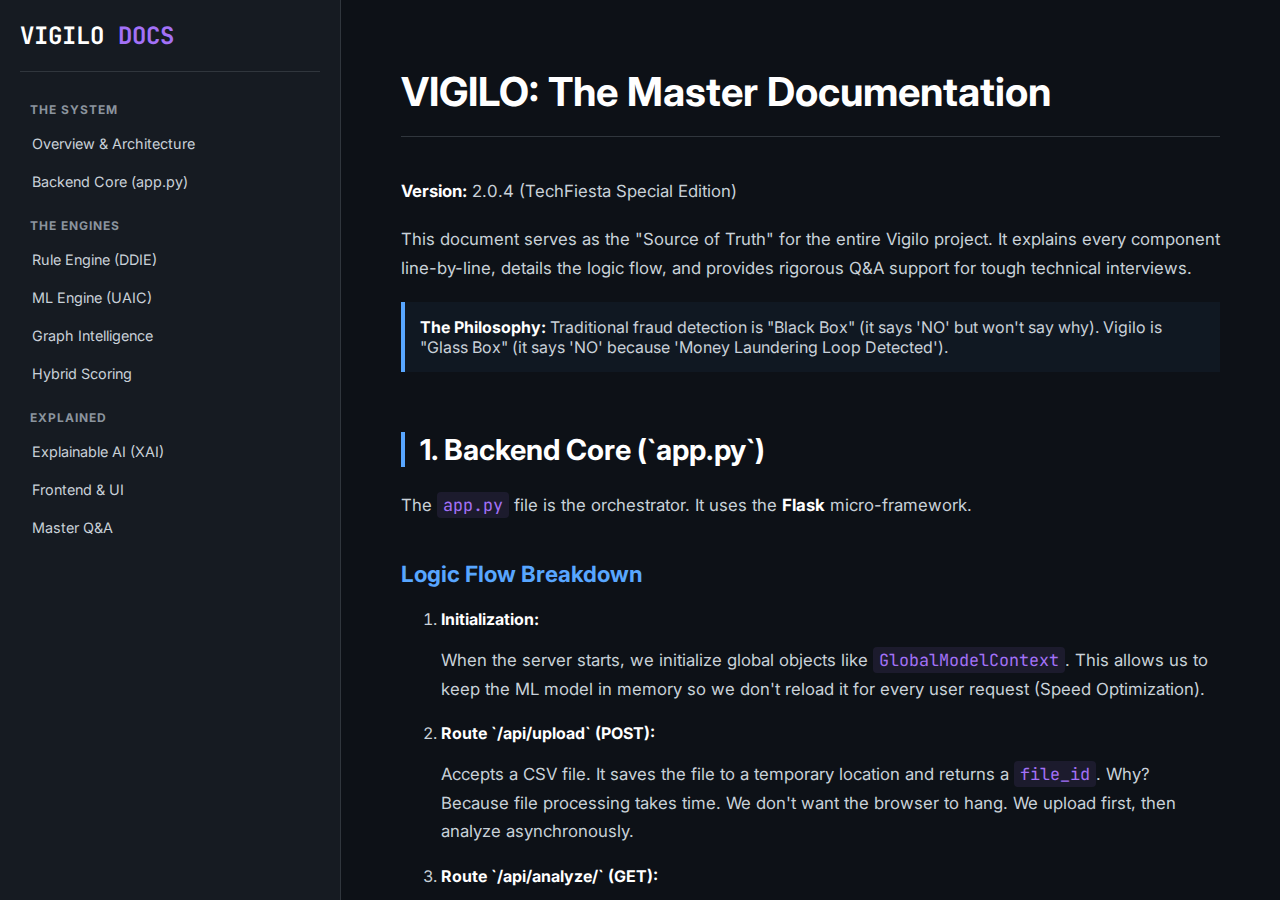
<file: Extra/Master_Project_Guide.html>
<!DOCTYPE html>
<html lang="en">

<head>
    <meta charset="UTF-8">
    <meta name="viewport" content="width=device-width, initial-scale=1.0">
    <title>VIGILO: The Master Documentation</title>
    <link
        href="https://fonts.googleapis.com/css2?family=JetBrains+Mono:wght@400;700&family=Inter:wght@400;600;800&display=swap"
        rel="stylesheet">
    <style>
        :root {
            --bg-color: #0d1117;
            --sidebar-bg: #161b22;
            --text-main: #c9d1d9;
            --text-heading: #ffffff;
            --accent-primary: #58a6ff;
            /* Blue */
            --accent-secondary: #238636;
            /* Green */
            --accent-tertiary: #a371f7;
            /* Purple */
            --border-color: #30363d;
            --code-bg: #161b22;
        }

        body {
            font-family: 'Inter', sans-serif;
            background-color: var(--bg-color);
            color: var(--text-main);
            margin: 0;
            display: flex;
            height: 100vh;
            overflow: hidden;
        }

        @media (max-width: 768px) {
            body {
                flex-direction: column;
                height: auto;
                overflow-y: auto;
            }

            .sidebar {
                width: 100%;
                height: auto;
                border-right: none;
                border-bottom: 1px solid var(--border-color);
            }

            .main-content {
                padding: 20px;
            }
        }

        /* Sidebar Navigation */
        .sidebar {
            width: 300px;
            background-color: var(--sidebar-bg);
            border-right: 1px solid var(--border-color);
            padding: 20px;
            overflow-y: auto;
            flex-shrink: 0;
        }

        .logo {
            font-family: 'JetBrains Mono', monospace;
            font-size: 1.5rem;
            font-weight: 700;
            color: var(--text-heading);
            margin-bottom: 30px;
            padding-bottom: 20px;
            border-bottom: 1px solid var(--border-color);
        }

        .logo span {
            color: var(--accent-tertiary);
        }

        .nav-item {
            margin-bottom: 5px;
        }

        .nav-link {
            display: block;
            padding: 8px 12px;
            color: var(--text-main);
            text-decoration: none;
            border-radius: 6px;
            font-size: 0.9rem;
            transition: all 0.2s;
        }

        .nav-link:hover,
        .nav-link.active {
            background-color: rgba(88, 166, 255, 0.1);
            color: var(--accent-primary);
        }

        .nav-section {
            font-size: 0.75rem;
            text-transform: uppercase;
            letter-spacing: 1px;
            color: #8b949e;
            margin: 20px 0 10px 10px;
            font-weight: 700;
        }

        /* Main Content */
        .main-content {
            flex-grow: 1;
            padding: 40px 60px;
            overflow-y: auto;
            scroll-behavior: smooth;
        }

        .container {
            max-width: 900px;
            margin: 0 auto;
        }

        h1 {
            font-size: 2.5rem;
            color: var(--text-heading);
            border-bottom: 1px solid var(--border-color);
            padding-bottom: 20px;
            margin-bottom: 40px;
        }

        h2 {
            font-size: 1.8rem;
            color: var(--text-heading);
            margin-top: 60px;
            border-left: 4px solid var(--accent-primary);
            padding-left: 15px;
        }

        h3 {
            font-size: 1.4rem;
            color: var(--accent-primary);
            margin-top: 40px;
        }

        p {
            line-height: 1.7;
            margin-bottom: 20px;
            font-size: 1.05rem;
        }

        /* Code Blocks */
        pre {
            background-color: var(--code-bg);
            border: 1px solid var(--border-color);
            border-radius: 8px;
            padding: 20px;
            overflow-x: auto;
            font-family: 'JetBrains Mono', monospace;
            font-size: 0.9rem;
        }

        code {
            font-family: 'JetBrains Mono', monospace;
            color: var(--accent-tertiary);
            background: rgba(163, 113, 247, 0.1);
            padding: 2px 6px;
            border-radius: 4px;
        }

        pre code {
            color: inherit;
            background: none;
            padding: 0;
        }

        /* QA Section */
        .qa-box {
            background: rgba(35, 134, 54, 0.05);
            /* Green tint */
            border: 1px solid rgba(35, 134, 54, 0.3);
            border-radius: 8px;
            padding: 20px;
            margin: 20px 0;
        }

        .qa-title {
            font-weight: 700;
            color: var(--accent-secondary);
            margin-bottom: 10px;
            display: flex;
            align-items: center;
            gap: 10px;
        }

        .qa-answer {
            color: var(--text-main);
            font-style: italic;
        }

        /* Explainer Box */
        .explainer-box {
            background: rgba(88, 166, 255, 0.05);
            border-left: 4px solid var(--accent-primary);
            padding: 15px;
            margin: 20px 0;
        }

        strong {
            color: #fff;
        }
    </style>
</head>

<body>

    <nav class="sidebar">
        <div class="logo">VIGILO <span>DOCS</span></div>

        <div class="nav-section">The System</div>
        <div class="nav-item"><a href="#overview" class="nav-link">Overview & Architecture</a></div>
        <div class="nav-item"><a href="#backend" class="nav-link">Backend Core (app.py)</a></div>

        <div class="nav-section">The Engines</div>
        <div class="nav-item"><a href="#ddie" class="nav-link">Rule Engine (DDIE)</a></div>
        <div class="nav-item"><a href="#uaic" class="nav-link">ML Engine (UAIC)</a></div>
        <div class="nav-item"><a href="#graph" class="nav-link">Graph Intelligence</a></div>
        <div class="nav-item"><a href="#scoring" class="nav-link">Hybrid Scoring</a></div>

        <div class="nav-section">Explained</div>
        <div class="nav-item"><a href="#xai" class="nav-link">Explainable AI (XAI)</a></div>
        <div class="nav-item"><a href="#frontend" class="nav-link">Frontend & UI</a></div>
        <div class="nav-item"><a href="#master-qa" class="nav-link">Master Q&A</a></div>
    </nav>

    <div class="main-content">
        <div class="container">

            <section id="overview">
                <h1>VIGILO: The Master Documentation</h1>
                <p><strong>Version:</strong> 2.0.4 (TechFiesta Special Edition)</p>
                <p>This document serves as the "Source of Truth" for the entire Vigilo project. It explains every
                    component line-by-line, details the logic flow, and provides rigorous Q&A support for tough
                    technical interviews.</p>

                <div class="explainer-box">
                    <strong>The Philosophy:</strong> Traditional fraud detection is "Black Box" (it says 'NO' but won't
                    say why). Vigilo is "Glass Box" (it says 'NO' because 'Money Laundering Loop Detected').
                </div>
            </section>

            <!-- BACKEND SECTION -->
            <section id="backend">
                <h2>1. Backend Core (`app.py`)</h2>
                <p>The <code>app.py</code> file is the orchestrator. It uses the <strong>Flask</strong> micro-framework.
                </p>

                <h3>Logic Flow Breakdown</h3>
                <ol>
                    <li><strong>Initialization:</strong>
                        <p>When the server starts, we initialize global objects like <code>GlobalModelContext</code>.
                            This allows us to keep the ML model in memory so we don't reload it for every user request
                            (Speed Optimization).</p>
                    </li>
                    <li><strong>Route `/api/upload` (POST):</strong>
                        <p>Accepts a CSV file. It saves the file to a temporary location and returns a
                            <code>file_id</code>. Why? Because file processing takes time. We don't want the browser to
                            hang. We upload first, then analyze asynchronously.
                        </p>
                    </li>
                    <li><strong>Route `/api/analyze/<file_id>` (GET):</strong>
                        <p>This is the magic. It uses <strong>Server-Sent Events (SSE)</strong> (<code>yield</code>
                            keyword in Python). Instead of returning one giant JSON blob after 10 seconds, it streams
                            results processing-by-processing (Row 1.. Row 2..). This powers the "Hacker Terminal" effect
                            on the UI.</p>
                    </li>
                </ol>

                <div class="qa-box">
                    <div class="qa-title">❓ Judge Q: Why did you use Flask instead of Django or FastAPI?</div>
                    <div class="qa-answer">
                        "We used Flask because it's lightweight and perfect for our <strong>SSE (Streaming)</strong>
                        logic. It allows us to process CSV rows and send 'Real-Time' updates to the UI hacker terminal
                        without the overhead of larger frameworks."
                    </div>
                </div>
            </section>

            <!-- RULE ENGINE -->
            <section id="ddie">
                <h2>2. Rule Engine (`utils/ddie.py`)</h2>
                <p><strong>DDIE:</strong> Deterministic Data Integrity Engine. <br>This is the "First Line of Defense".
                    It catches the obvious stuff instantly.</p>

                <h3>Detailed Logic</h3>
                <pre><code>Rules = [
  "Time Travel" (Date > Now),
  "Ghost Money" (Amt <= 0),
  "High Velocity (Burst)" (Within 2s),
  "Teleportation Alert" (Physically Impossible)
]</code></pre>
                <p><strong>Line-by-Line Logic:</strong> The code iterates through the Pandas DataFrame. For each rule,
                    it creates a boolean mask. If <code>row['amount'] < 0</code>, it flags immediately with 100%
                    confidence. It does NOT wait for ML.</p>

                <div class="qa-box">
                    <div class="qa-title">❓ Judge Q: Static rules are brittle. If a hacker changes tactics, this fails.
                        Why use it?</div>
                    <div class="qa-answer">
                        "Rules catch 40% of 'dumb' fraud (negative amounts, future dates) instantly with <strong>zero
                            compute cost</strong>. This keeps the system fast and lets the AI focus on complex, hidden
                        patterns."
                    </div>
                </div>
            </section>

            <!-- ML ENGINE -->
            <section id="uaic">
                <h2>3. ML Engine (`utils/uaic.py`)</h2>
                <p><strong>UAIC:</strong> Unsupervised Anomaly Isolation Core.<br>Uses <strong>Isolation
                        Forest</strong>.</p>

                <h3>Explaining the "Why" (The Easy Way)</h3>
                <p>Think of <strong>Isolation Forest</strong> like playing a <strong>Guessing Game</strong>.</p>
                <div class="explainer-box">
                    <strong>The Logic:</strong>
                    <br>1. Imagine a room full of 1,000 people who are all 5 feet tall, and 1 giant who is 10 feet tall.
                    <br>2. To find a "Normal" person, you have to ask many questions: "Are they 5'1? 5'2? 4'9?" It's
                    hard to separate them because they all look the same.
                    <br>3. To find the "Anomalous" giant, you only need ONE question: <i>"Is anyone over 8 feet?"</i>
                    <strong>BOOM.</strong> You isolated them instantly.
                </div>
                <p>In our code, normal transactions (₹50, ₹100) are all grouped together. Illegal transactions (₹5
                    Lakhs, 3 AM transfers) are "different" and "lonely." The AI "cuts" the data until it finds these
                    lonely points. Since illegal points are so different, the AI finds them with very few cuts—making
                    them easy to catch.</p>

                <h3>Feature Engineering Logic</h3>
                <pre><code># Time is cyclical!
df['hour_sin'] = np.sin(2 * np.pi * df['hour']/24)
df['hour_cos'] = np.cos(2 * np.pi * df['hour']/24)</code></pre>
                <p><strong>Explanation:</strong> 23:00 (11 PM) is close to 01:00 (1 AM). But mathematically, 23 and 1
                    are far apart. By converting time to Sine/Cosine waves, we teach the ML model that midnight is
                    continuous.</p>

                <div class="qa-box">
                    <div class="qa-title">❓ Judge Q: Why Isolation Forest? Why not Autoencoders or One-Class SVM?</div>
                    <div class="qa-answer">
                        "Isolation Forest is <strong>Unsupervised</strong>. Most datasets don't have labeled 'fraud'
                        examples. Our AI finds 'unusual' behavior (outliers) automatically, making it ready to use on
                        any bank's CSV instantly."
                    </div>
                </div>
            </section>

            <!-- GRAPH ENGINE -->
            <section id="graph">
                <h2>4. Graph Intelligence (`utils/graph_anomaly.py`)</h2>
                <p><strong>The Crown Jewel.</strong> This finds Organized Fraud (Money Laundering).</p>

                <h3>The Logic</h3>
                <p>We convert the CSV into a Graph <code>G(V, E)</code> using <strong>NetworkX</strong>.</p>
                <ul>
                    <li><strong>Vertices (Nodes):</strong> User IDs (Alice, Bob).</li>
                    <li><strong>Edges:</strong> Transactions ($500 from Alice -> Bob).</li>
                </ul>

                <h3>Algorithms Used:</h3>
                <ol>
                    <li><strong>Simple Cycles:</strong> Detects <code>A -> B -> C -> A</code> loops. This is classic
                        "Layering" in money laundering.</li>
                    <li><strong>Degree Centrality:</strong> "Hub" accounts receiving money from 100 people instantly
                        (Ponzi Scheme profile).</li>
                </ol>

                <div class="qa-box">
                    <div class="qa-title">❓ Judge Q: Graph processing is O(N!). How does this scale?</div>
                    <div class="qa-answer">
                        "We map transactions as a network using <strong>NetworkX</strong>. Standard AI looks at rows; we
                        look at the 'Connections'. This catches circular money laundering (A→B→C→A) which standard rules
                        always miss."
                    </div>
                </div>
            </section>

            <!-- SCORING -->
            <section id="scoring">
                <h2>5. Hybrid Scoring (`utils/scoring.py`)</h2>
                <p>We don't trust any single engine. We vote.</p>
                <div class="code-block">
                    FINAL_SCORE = (0.4 * RULE_SCORE) + (0.5 * ML_SCORE) + (0.1 * GRAPH_SCORE)
                </div>
                <p><strong>Logic:</strong>
                    <br>- If a Rule is broken (Score 1.0), the final score is at least 0.4.
                    <br>- If ML sees weird behavior (Score 0.8), total bumps to 0.8.
                    <br>- This weighted average flattens the variance and reduces False Positives.
                </p>
            </section>

            <!-- XAI -->
            <section id="xai">
                <h2>6. Explainable AI (`utils/explain.py`)</h2>
                <p>This module translates Math -> English.</p>
                <p>It checks <em>which</em> component triggered the flag.</p>
                <ul>
                    <li>If <code>Rule_Burst == True</code> -> return "High Velocity (Burst): Transaction made within 2
                        seconds"</li>
                    <li>If <code>ML_Score > 0.8</code> -> Check AI reasons. "Amount is ₹50,000 (Usual: ₹500)"</li>
                    <li>If <code>Graph_Loop == True</code> -> "Money Circle: Circular Transaction Detected"</li>
                </ul>
                <div class="qa-box">
                    <div class="qa-title">❓ Judge Q: Why is Explainability important?</div>
                    <div class="qa-answer">
                        "We provide <strong>'Human Reasons'</strong> for every flag (e.g., 'High Velocity (Burst):
                        Transaction made within 2 seconds'). This
                        builds trust and ensures analysts can audit the AI's decision instead of blindly following a
                        black box."
                    </div>
                </div>
            </section>

            <!-- MASTER Q&A -->
            <section id="master-qa">
                <h2>7. The Master Q&A (The "Kill Shot" Answers)</h2>

                <div class="qa-box">
                    <div class="qa-title">Q: How do you handle False Positives? (The #1 Question)</div>
                    <div class="qa-answer">
                        "We use a <strong>95% Threshold</strong>. The system flags only the most extreme 5% of outliers.
                        For everything else, we provide a 'Confidence Score' so analysts can focus on the highest risks
                        first."
                    </div>
                </div>

                <div class="qa-box">
                    <div class="qa-title">Q: What about Data Privacy? You are analyzing sensitive transactions.</div>
                    <div class="qa-answer">
                        "Our system is <strong>PII-Free</strong>. We don't need names or emails. We only analyze 'User
                        IDs' and 'Transaction Amounts', meaning we can detect fraud without storing any sensitive
                        personal data."
                    </div>
                </div>

                <div class="qa-box">
                    <div class="qa-title">Q: Can this run in Real-Time?</div>
                    <div class="qa-answer">
                        "The system is optimized for <strong>Stream Processing</strong>. Rules and ML run in
                        milliseconds. For massive graphs, we use a 15-minute 'Batch Analytics' cycle to catch laundering
                        loops without slowdown."
                    </div>
                </div>

                <div class="qa-box">
                    <div class="qa-title">Q: How do you prevent Adversarial Attacks (Hacking the Model)?</div>
                    <div class="qa-answer">
                        "We use <strong>Hybrid Defense</strong>. If a hacker bypasses a Rule (by changing timing), the
                        ML Engine will still flag the 'Structural Anomaly'. It is much harder to trick three independent
                        engines than one."
                    </div>
                </div>

                <div class="qa-box">
                    <div class="qa-title">Q: How do you secure the system itself (SQLi, XSS)?</div>
                    <div class="qa-answer">
                        "The system is hardened. We use <strong>Input Sanitization</strong> to block SQL Injections and
                        <strong>Jinja2 Auto-escaping</strong> to prevent UI-based XSS attacks, ensuring the dashboard is
                        safe."
                    </div>
                </div>

                <div class="qa-box">
                    <div class="qa-title">Q: What if I try to reverse-engineer your model by probing the API?</div>
                    <div class="qa-answer">
                        "We use <strong>Rate Limiting</strong>. If a user tries to 'probe' the AI with thousands of
                        transactions, our system auto-blocks the IP, preventing attackers from reverse-engineering our
                        detection logic."
                    </div>
                </div>

            </section>

        </div>
    </div>

</body>

</html>
</file>
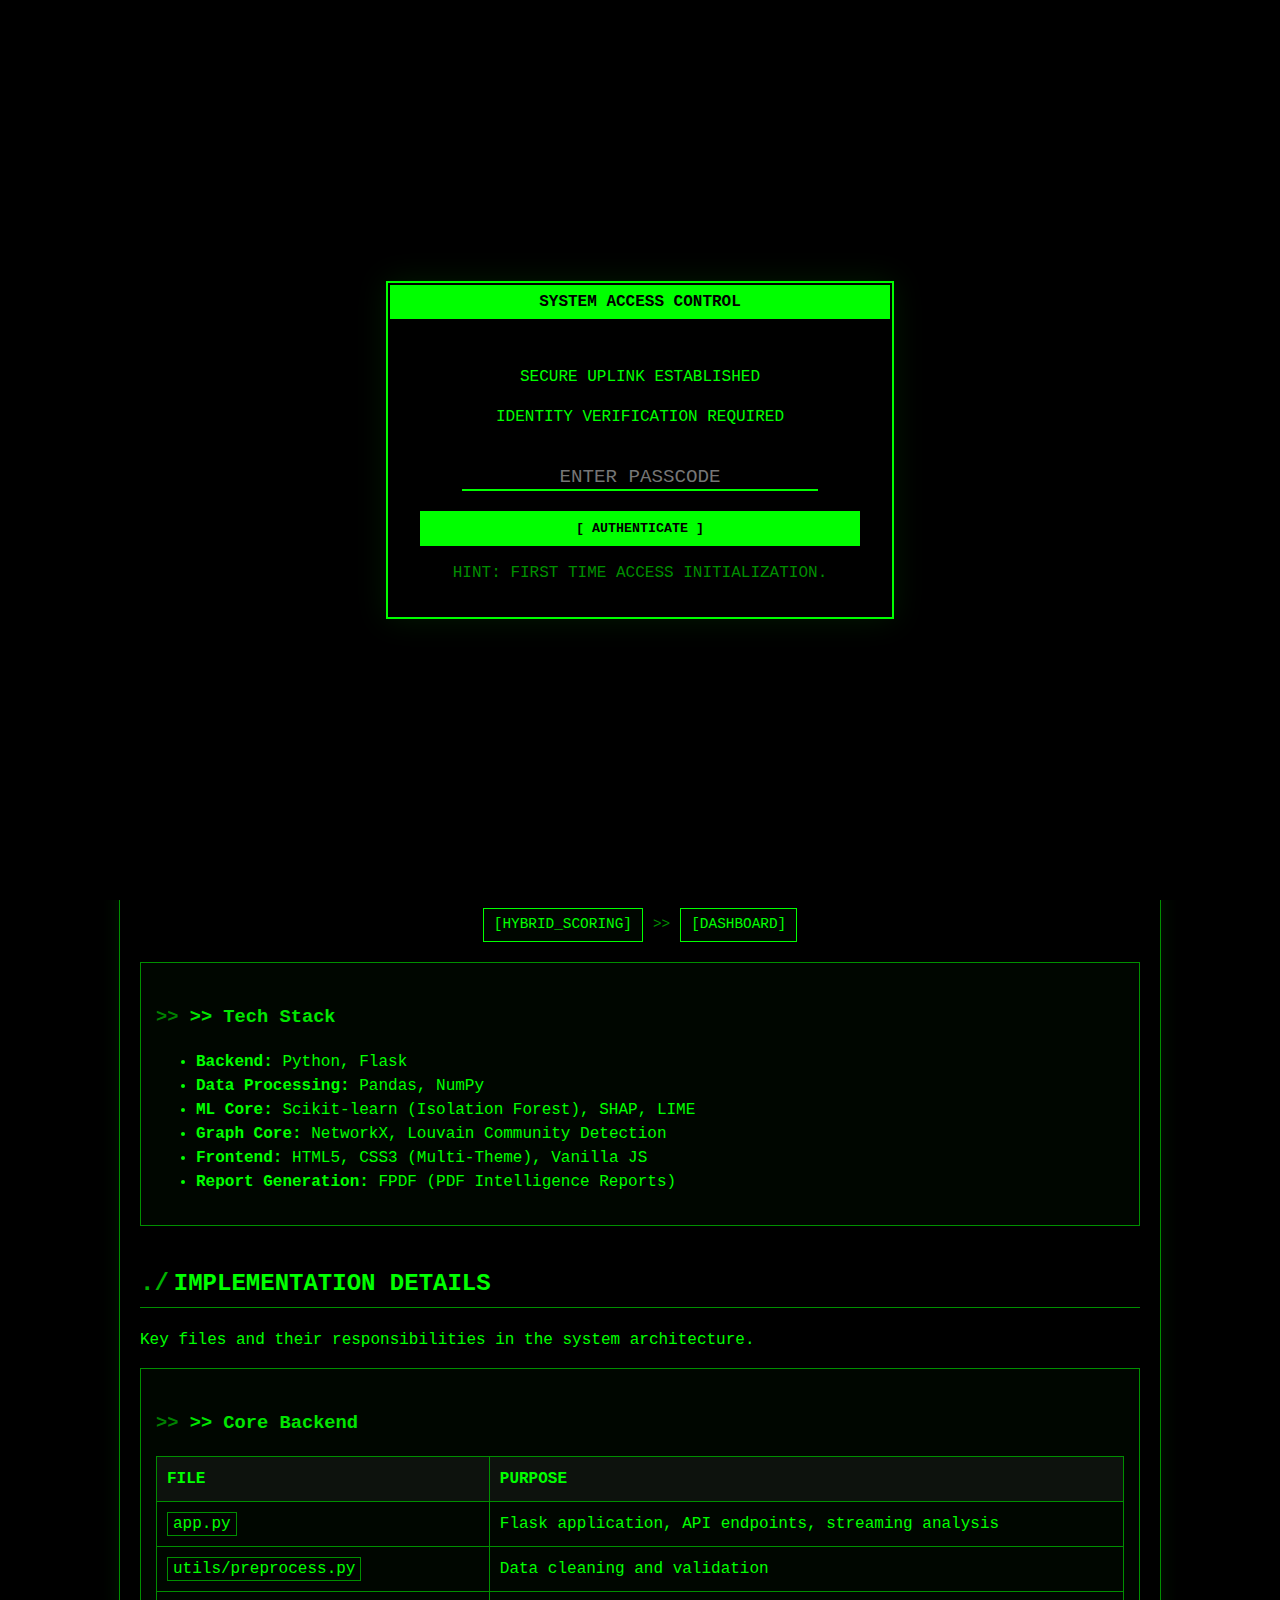
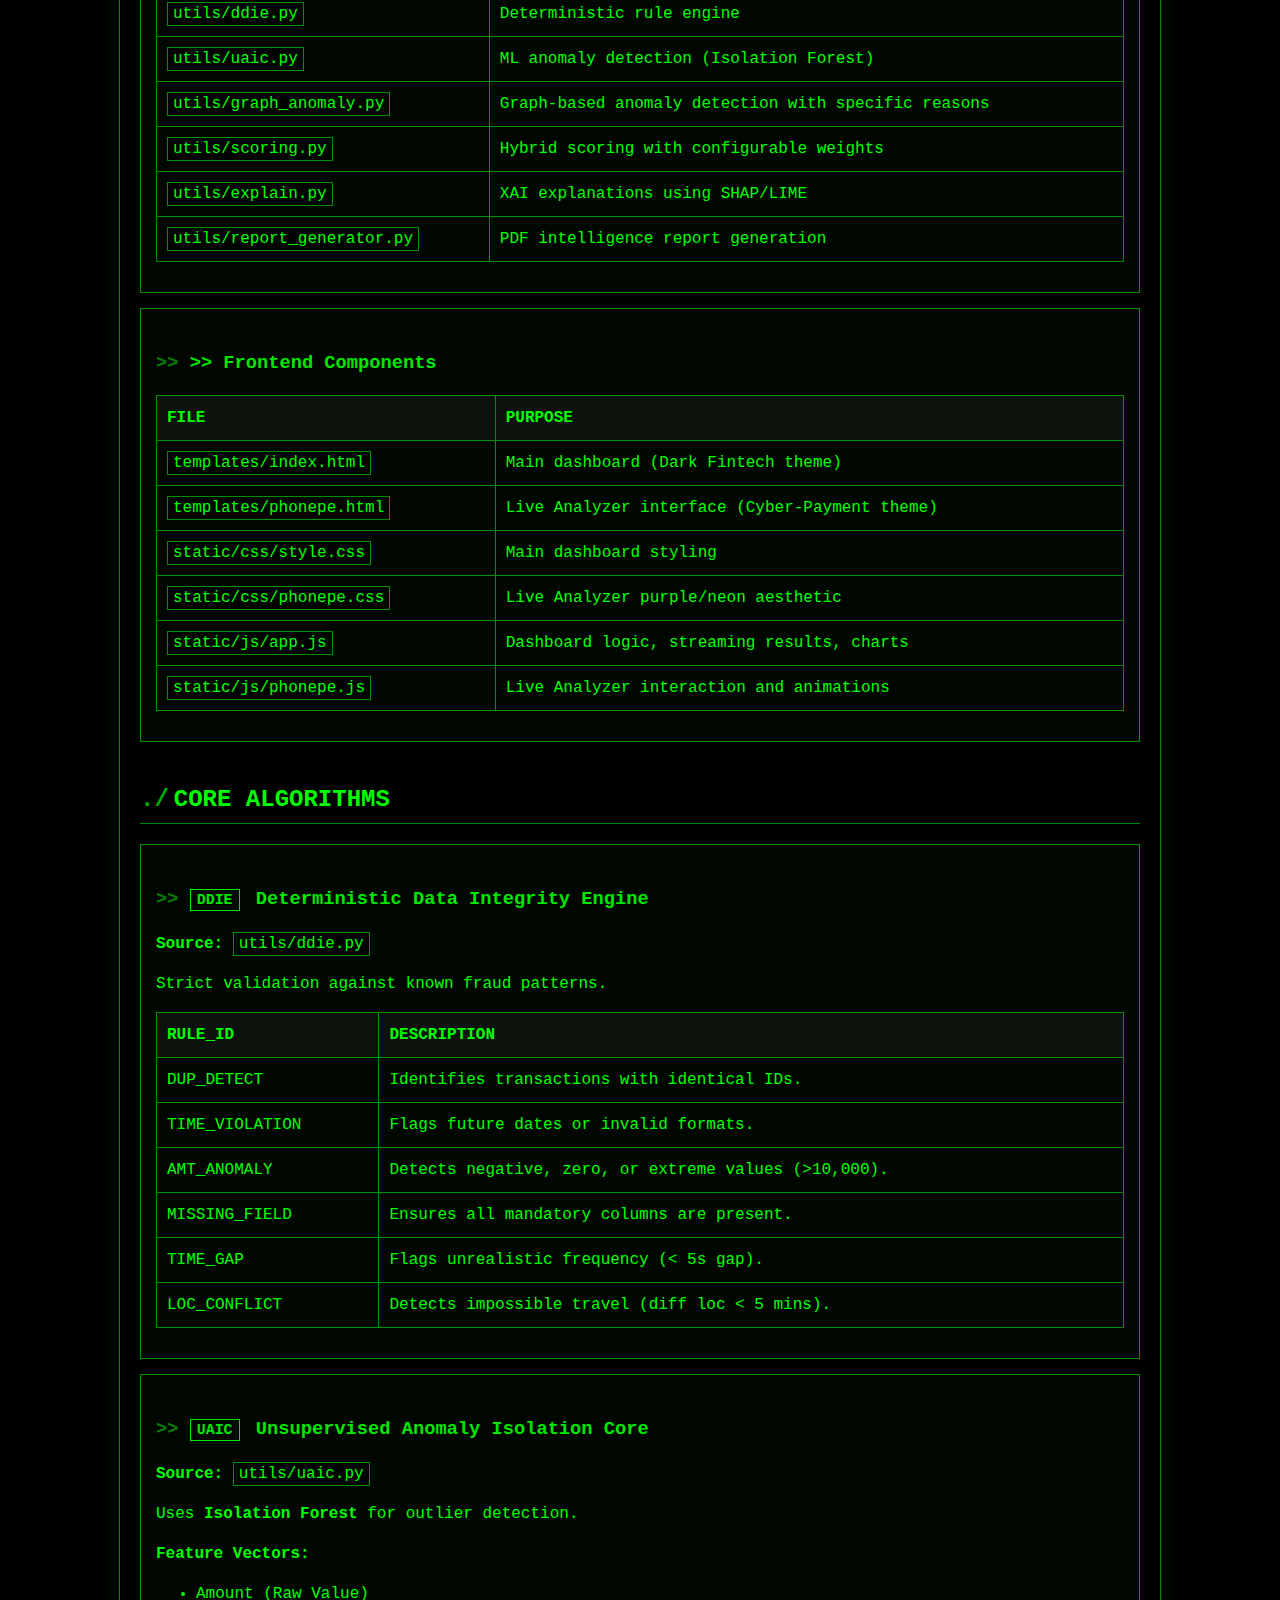
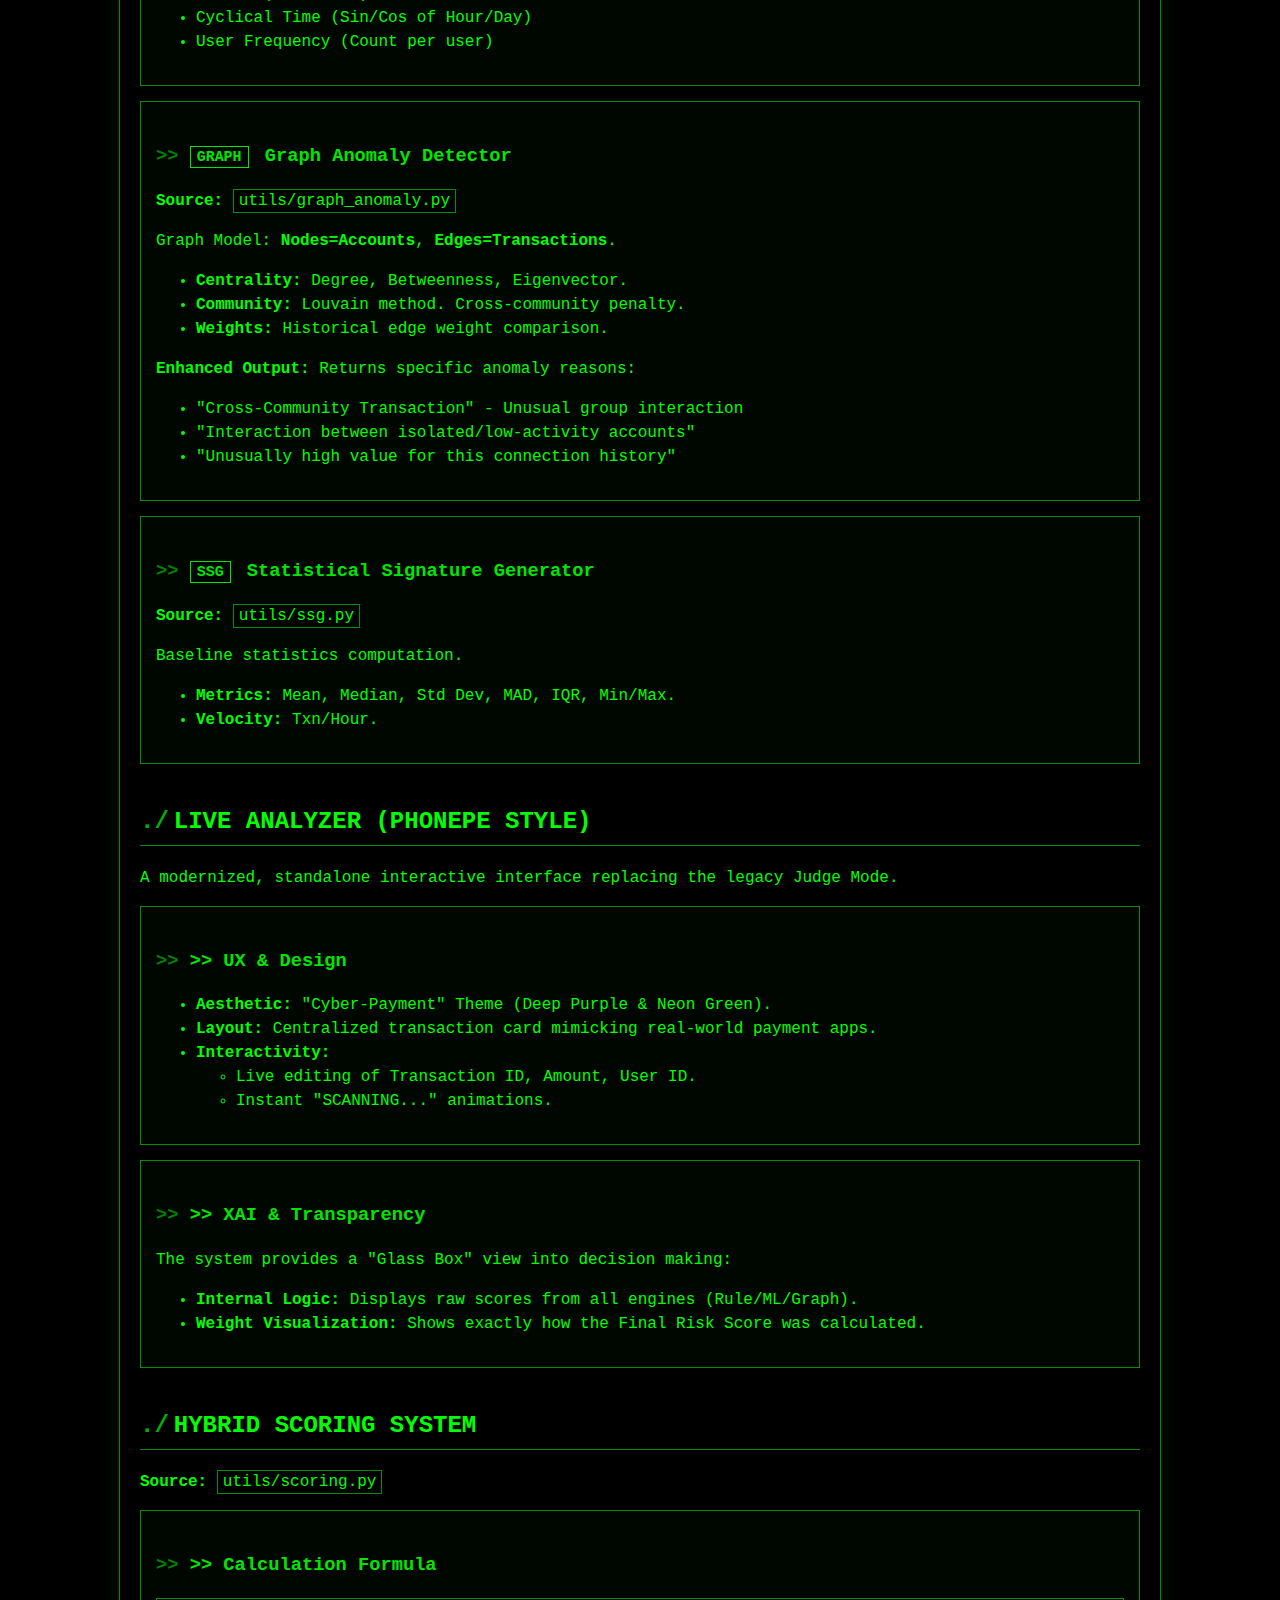
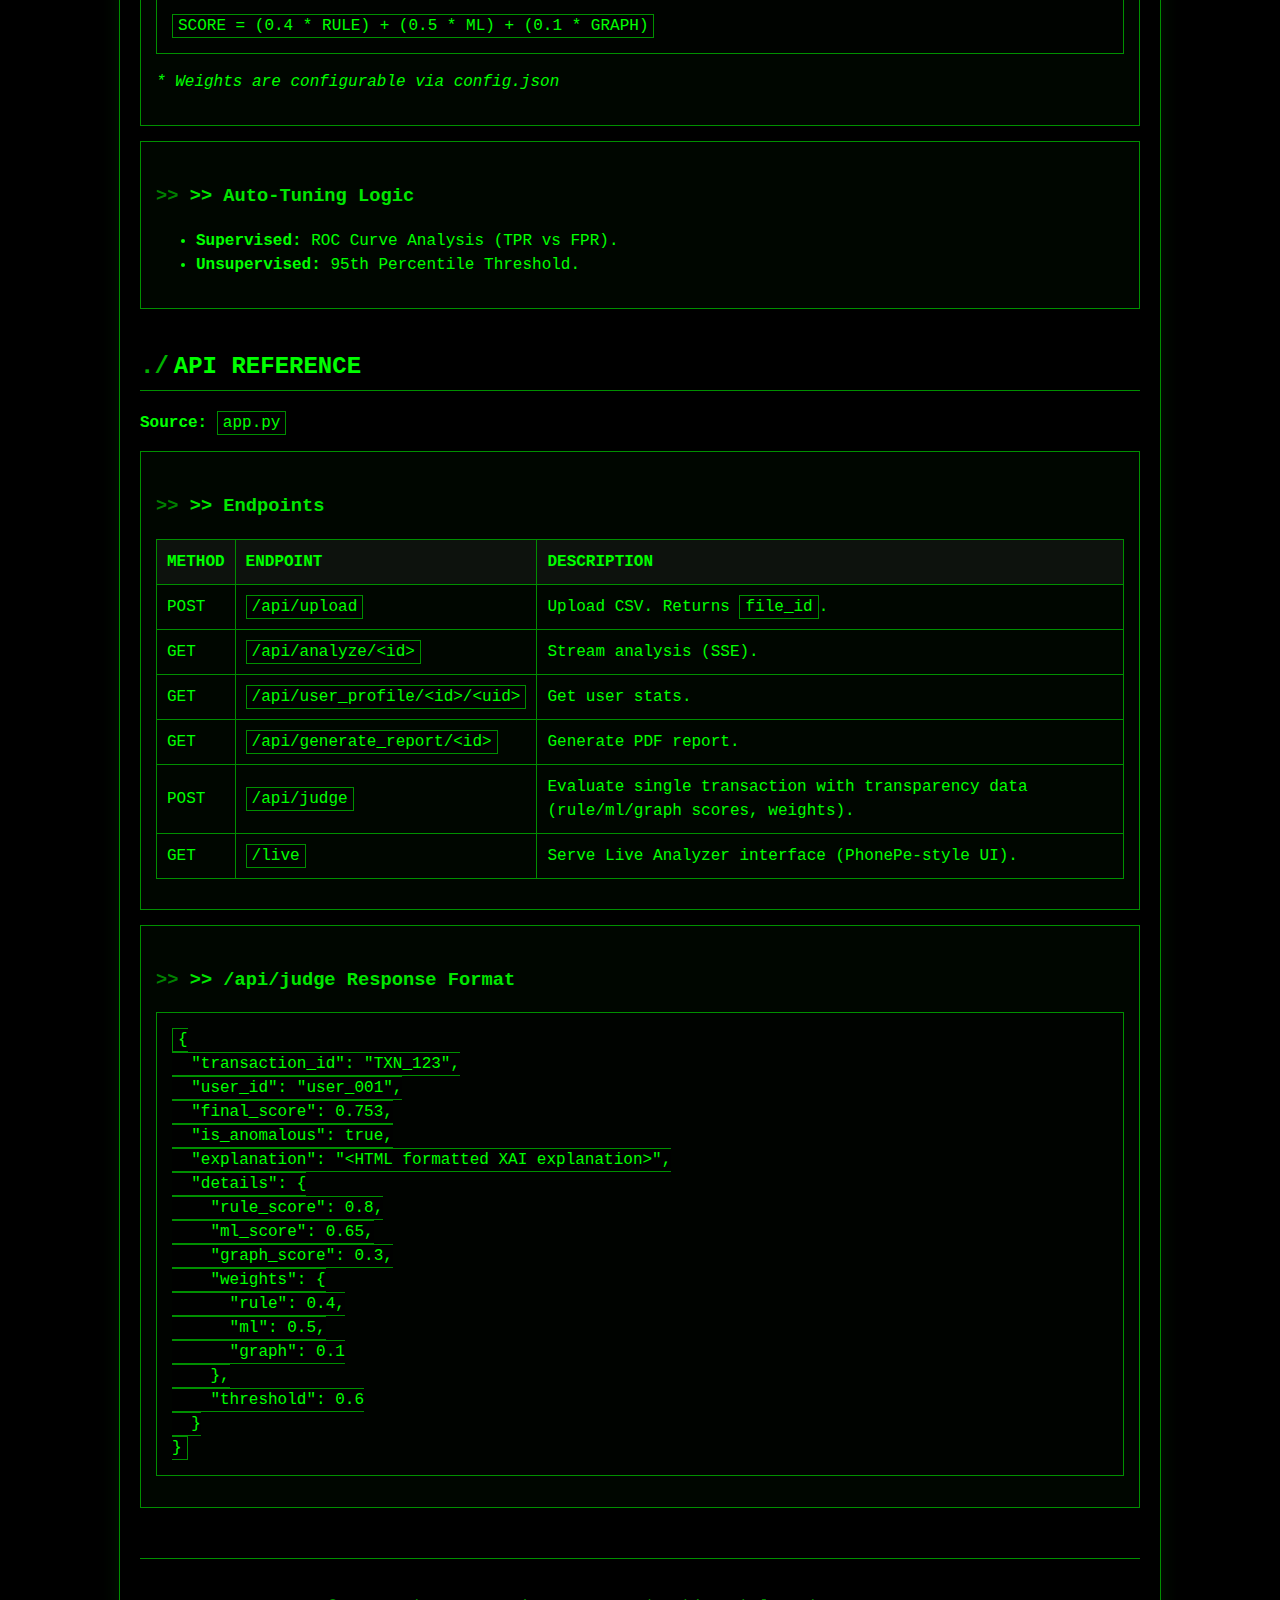
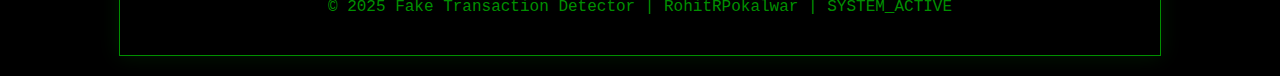
<file: Extra/Project_Documentation.html>
<!DOCTYPE html>
<html lang="en">

<head>
    <meta charset="UTF-8">
    <meta name="viewport" content="width=device-width, initial-scale=1.0">
    <title>System Documentation // RohitRPokalwar</title>
    <style>
        /* --- THEME VARIABLES --- */
        :root {
            /* Default: Terminal Theme */
            --bg-color: #000000;
            --text-color: #00ff00;
            --dim-color: #008f00;
            --accent-color: #00ff00;
            --card-bg: rgba(0, 20, 0, 0.3);
            --border-color: #008f00;
            --font-main: 'Courier New', Courier, monospace;
            --heading-transform: uppercase;
            --scanline-opacity: 0.25;
            --shadow-color: rgba(0, 255, 0, 0.1);
        }

        body.theme-cyberpunk {
            --bg-color: #050510;
            --text-color: #00f0ff;
            /* Cyan Text */
            --dim-color: #b000ff;
            /* Purple Dim */
            --accent-color: #fcee0a;
            /* Neon Yellow Accent */
            --card-bg: rgba(5, 5, 16, 0.8);
            --border-color: #fcee0a;
            --font-main: 'Segoe UI', Tahoma, Geneva, Verdana, sans-serif;
            --heading-transform: uppercase;
            --scanline-opacity: 0.1;
            --shadow-color: rgba(0, 240, 255, 0.3);
        }

        /* --- GLOBAL STYLES --- */
        body {
            background-color: var(--bg-color);
            color: var(--text-color);
            font-family: var(--font-main);
            margin: 0;
            padding: 20px;
            line-height: 1.5;
            overflow-x: hidden;
            transition: background-color 0.3s, color 0.3s;
        }

        /* Scanline effect */
        body::before {
            content: " ";
            display: block;
            position: fixed;
            top: 0;
            left: 0;
            bottom: 0;
            right: 0;
            background: linear-gradient(rgba(18, 16, 16, 0) 50%, rgba(0, 0, 0, 0.25) 50%), linear-gradient(90deg, rgba(255, 0, 0, 0.06), rgba(0, 255, 0, 0.02), rgba(0, 0, 255, 0.06));
            z-index: 999;
            background-size: 100% 2px, 3px 100%;
            pointer-events: none;
            opacity: var(--scanline-opacity);
        }

        a {
            color: var(--accent-color);
            text-decoration: none;
            border-bottom: 1px dashed var(--dim-color);
            transition: all 0.2s;
        }

        a:hover {
            background-color: var(--accent-color);
            color: var(--bg-color);
            text-decoration: none;
            box-shadow: 0 0 10px var(--accent-color);
        }

        .container {
            max-width: 1000px;
            margin: 0 auto;
            border: 1px solid var(--border-color);
            padding: 20px;
            box-shadow: 0 0 20px var(--shadow-color);
            position: relative;
        }

        @media (max-width: 600px) {
            body {
                padding: 10px;
            }

            .container {
                padding: 10px;
            }

            h1 {
                font-size: 1.5rem;
            }
        }

        /* --- HEADER & NAV --- */
        header {
            border-bottom: 2px solid var(--accent-color);
            padding-bottom: 20px;
            margin-bottom: 30px;
            text-align: center;
            position: relative;
        }

        h1 {
            font-size: 2.5rem;
            margin: 0;
            text-transform: var(--heading-transform);
            letter-spacing: 2px;
            color: var(--accent-color);
            text-shadow: 0 0 10px var(--shadow-color);
        }

        .subtitle {
            font-size: 1rem;
            color: var(--dim-color);
            margin-top: 10px;
        }

        .user-tag {
            margin-top: 10px;
            font-weight: bold;
            border: 1px solid var(--accent-color);
            display: inline-block;
            padding: 5px 15px;
            color: var(--text-color);
        }

        /* Theme Switcher Button */
        .theme-switch {
            position: absolute;
            top: 0;
            right: 0;
            background: transparent;
            border: 1px solid var(--accent-color);
            color: var(--accent-color);
            padding: 5px 10px;
            cursor: pointer;
            font-family: var(--font-main);
            font-size: 0.8rem;
            text-transform: uppercase;
        }

        .theme-switch:hover {
            background: var(--accent-color);
            color: var(--bg-color);
        }

        nav {
            margin-bottom: 30px;
            border: 1px solid var(--dim-color);
            padding: 10px;
        }

        nav ul {
            list-style: none;
            padding: 0;
            margin: 0;
            display: flex;
            flex-wrap: wrap;
            justify-content: center;
            gap: 20px;
        }

        nav li::before {
            content: ">";
            margin-right: 5px;
            color: var(--dim-color);
        }

        /* --- SECTIONS & CARDS --- */
        section {
            margin-bottom: 40px;
        }

        h2 {
            border-bottom: 1px solid var(--dim-color);
            padding-bottom: 5px;
            margin-bottom: 20px;
            text-transform: uppercase;
            color: var(--accent-color);
        }

        h2::before {
            content: "./";
            margin-right: 5px;
            opacity: 0.7;
        }

        h3 {
            color: var(--text-color);
            margin-top: 25px;
            opacity: 0.9;
        }

        h3::before {
            content: ">> ";
            color: var(--dim-color);
        }

        .card {
            border: 1px solid var(--dim-color);
            padding: 15px;
            margin-bottom: 15px;
            background-color: var(--card-bg);
            transition: transform 0.2s;
        }

        .card:hover {
            border-color: var(--accent-color);
            box-shadow: 0 0 15px var(--shadow-color);
        }

        /* --- TABLES & CODE --- */
        code,
        pre {
            font-family: 'Courier New', Courier, monospace;
            background-color: rgba(0, 0, 0, 0.5);
            border: 1px solid var(--dim-color);
            color: var(--accent-color);
        }

        code {
            padding: 2px 5px;
        }

        pre {
            padding: 15px;
            overflow-x: auto;
        }

        table {
            width: 100%;
            border-collapse: collapse;
            margin: 15px 0;
            border: 1px solid var(--dim-color);
        }

        th,
        td {
            text-align: left;
            padding: 10px;
            border-bottom: 1px solid var(--dim-color);
            border-right: 1px solid var(--dim-color);
        }

        th {
            background-color: rgba(255, 255, 255, 0.05);
            text-transform: uppercase;
            color: var(--accent-color);
        }

        .badge {
            border: 1px solid var(--accent-color);
            padding: 2px 6px;
            font-size: 0.8em;
            margin-right: 5px;
            text-transform: uppercase;
            color: var(--accent-color);
        }

        /* --- FLOW CHART --- */
        .architecture-flow {
            display: flex;
            flex-wrap: wrap;
            gap: 10px;
            justify-content: center;
            font-size: 0.9rem;
            margin: 20px 0;
        }

        .flow-step {
            border: 1px solid var(--accent-color);
            padding: 5px 10px;
            background: var(--card-bg);
            color: var(--accent-color);
        }

        .arrow {
            color: var(--dim-color);
            display: flex;
            align-items: center;
        }

        /* --- MOBILE RESPONSIVE --- */
        @media (max-width: 768px) {
            body {
                padding: 10px;
            }

            .container {
                padding: 10px;
                border: none;
                /* Simplify on mobile */
                box-shadow: none;
            }

            h1 {
                font-size: 1.8rem;
            }

            .theme-switch {
                position: static;
                display: block;
                margin: 10px auto;
                width: fit-content;
            }

            nav ul {
                flex-direction: column;
                align-items: flex-start;
                gap: 10px;
            }

            nav li {
                width: 100%;
                border-bottom: 1px dotted var(--dim-color);
                padding-bottom: 5px;
            }

            .architecture-flow {
                flex-direction: column;
                align-items: center;
            }

            .arrow {
                transform: rotate(90deg);
                /* Point down */
                margin: 5px 0;
            }

            table,
            thead,
            tbody,
            th,
            td,
            tr {
                display: block;
            }

            thead tr {
                position: absolute;
                top: -9999px;
                left: -9999px;
            }

            tr {
                border: 1px solid var(--dim-color);
                margin-bottom: 10px;
            }

            td {
                border: none;
                border-bottom: 1px solid var(--dim-color);
                position: relative;
                padding-left: 50%;
            }

            td:before {
                position: absolute;
                top: 10px;
                left: 10px;
                width: 45%;
                padding-right: 10px;
                white-space: nowrap;
                content: attr(data-label);
                font-weight: bold;
                color: var(--dim-color);
            }
        }

        /* --- LOGIN MODAL --- */
        #login-modal {
            position: fixed;
            top: 0;
            left: 0;
            width: 100%;
            height: 100%;
            background-color: var(--bg-color);
            z-index: 10000;
            display: flex;
            justify-content: center;
            align-items: center;
            font-family: var(--font-main);
        }

        .login-terminal {
            width: 90%;
            max-width: 500px;
            border: 2px solid var(--accent-color);
            padding: 2px;
            background-color: var(--bg-color);
            box-shadow: 0 0 30px var(--shadow-color);
        }

        .term-header {
            background-color: var(--accent-color);
            color: var(--bg-color);
            padding: 5px 10px;
            font-weight: bold;
            text-align: center;
            text-transform: uppercase;
        }

        .term-body {
            padding: 30px;
            text-align: center;
        }

        #password-input {
            background: transparent;
            border: none;
            border-bottom: 2px solid var(--accent-color);
            color: var(--accent-color);
            font-family: inherit;
            font-size: 1.2rem;
            width: 80%;
            outline: none;
            text-align: center;
            margin-top: 20px;
        }

        #submit-pass {
            background: var(--accent-color);
            color: var(--bg-color);
            border: none;
            padding: 10px 20px;
            font-family: inherit;
            font-weight: bold;
            cursor: pointer;
            margin-top: 20px;
            text-transform: uppercase;
            width: 100%;
        }

        .error-msg {
            color: #ff0000;
            margin-top: 15px;
            display: none;
            text-shadow: 0 0 5px #ff0000;
        }

        footer {
            text-align: center;
            margin-top: 50px;
            border-top: 1px solid var(--dim-color);
            padding-top: 20px;
            color: var(--dim-color);
        }
    </style>
</head>

<body>

    <!-- Login Modal -->
    <div id="login-modal">
        <div class="login-terminal">
            <div class="term-header">System Access Control</div>
            <div class="term-body">
                <p>SECURE UPLINK ESTABLISHED</p>
                <p>IDENTITY VERIFICATION REQUIRED</p>
                <input type="password" id="password-input" placeholder="ENTER PASSCODE" autofocus autocomplete="off">
                <button id="submit-pass">[ AUTHENTICATE ]</button>
                <div id="error-msg" class="error-msg">>> ACCESS DENIED.</div>
                <div id="hint-msg" class="hint-msg" style="margin-top:15px; color:var(--dim-color);"><span
                        id="password-hint"></span></div>
            </div>
        </div>
    </div>

    <div class="container">
        <header>
            <button class="theme-switch" id="theme-toggle" onclick="toggleTheme()">[ SWITCH THEME ]</button>
            <h1>Fake Transaction Detector</h1>
            <div class="subtitle">v2.0.4 [STABLE] // SYSTEM READY</div>
            <div class="user-tag">USER: RohitRPokalwar</div>
        </header>

        <nav>
            <ul>
                <li><a href="#overview">/sys/overview</a></li>
                <li><a href="#architecture">/sys/architecture</a></li>
                <li><a href="#algorithms">/bin/algorithms</a></li>
                <li><a href="#liveanalyzer">/bin/live_analyzer</a></li>
                <li><a href="#implementation">/src/implementation</a></li>
                <li><a href="#scoring">/bin/scoring</a></li>
                <li><a href="#api">/net/api_ref</a></li>
            </ul>
        </nav>

        <!-- Overview Section -->
        <section id="overview">
            <h2>Overview</h2>
            <p>The <strong>Fake Transaction Detector</strong> is a high-performance system designed to identify
                fraudulent, incorrect, or abnormal transaction records. It employs a multi-layered approach combining
                deterministic rules, statistical analysis, unsupervised machine learning, and graph theory.</p>

            <div class="card">
                <h3>>> System Capabilities</h3>
                <ul>
                    <li>[+] <strong>Multi-Modal Detection:</strong> Rules (DDIE) + Stats (SSG) + ML (UAIC) + Graph
                        Analysis.</li>
                    <li>[+] <strong>Explainable AI:</strong> SHAP/LIME integration for anomaly explanation.</li>
                    <li>[+] <strong>Auto-Tuning:</strong> Dynamic threshold adjustment based on data distribution.</li>
                    <li>[+] <strong>Interactive Dashboard:</strong> Real-time visualization and reporting.</li>
                </ul>
            </div>
        </section>

        <!-- Architecture Section -->
        <section id="architecture">
            <h2>System Architecture</h2>
            <p>Data pipeline execution flow:</p>

            <div class="architecture-flow">
                <div class="flow-step">[CSV_UPLOAD]</div>
                <div class="arrow">>></div>
                <div class="flow-step">[PREPROCESSING]</div>
                <div class="arrow">>></div>
                <div class="flow-step">[DDIE_RULES]</div>
                <div class="arrow">>></div>
                <div class="flow-step">[SSG_STATS]</div>
                <div class="arrow">>></div>
                <div class="flow-step">[UAIC_ML]</div>
                <div class="arrow">>></div>
                <div class="flow-step">[GRAPH_ANALYSIS]</div>
                <div class="arrow">>></div>
                <div class="flow-step">[HYBRID_SCORING]</div>
                <div class="arrow">>></div>
                <div class="flow-step">[DASHBOARD]</div>
            </div>

            <div class="card">
                <h3>>> Tech Stack</h3>
                <ul>
                    <li><strong>Backend:</strong> Python, Flask</li>
                    <li><strong>Data Processing:</strong> Pandas, NumPy</li>
                    <li><strong>ML Core:</strong> Scikit-learn (Isolation Forest), SHAP, LIME</li>
                    <li><strong>Graph Core:</strong> NetworkX, Louvain Community Detection</li>
                    <li><strong>Frontend:</strong> HTML5, CSS3 (Multi-Theme), Vanilla JS</li>
                    <li><strong>Report Generation:</strong> FPDF (PDF Intelligence Reports)</li>
                </ul>
            </div>
        </section>

        <!-- Implementation Section -->
        <section id="implementation">
            <h2>Implementation Details</h2>
            <p>Key files and their responsibilities in the system architecture.</p>

            <div class="card">
                <h3>>> Core Backend</h3>
                <table>
                    <thead>
                        <tr>
                            <th>FILE</th>
                            <th>PURPOSE</th>
                        </tr>
                    </thead>
                    <tbody>
                        <tr>
                            <td data-label="FILE"><code>app.py</code></td>
                            <td data-label="PURPOSE">Flask application, API endpoints, streaming analysis</td>
                        </tr>
                        <tr>
                            <td data-label="FILE"><code>utils/preprocess.py</code></td>
                            <td data-label="PURPOSE">Data cleaning and validation</td>
                        </tr>
                        <tr>
                            <td data-label="FILE"><code>utils/ddie.py</code></td>
                            <td data-label="PURPOSE">Deterministic rule engine</td>
                        </tr>
                        <tr>
                            <td data-label="FILE"><code>utils/uaic.py</code></td>
                            <td data-label="PURPOSE">ML anomaly detection (Isolation Forest)</td>
                        </tr>
                        <tr>
                            <td data-label="FILE"><code>utils/graph_anomaly.py</code></td>
                            <td data-label="PURPOSE">Graph-based anomaly detection with specific reasons</td>
                        </tr>
                        <tr>
                            <td data-label="FILE"><code>utils/scoring.py</code></td>
                            <td data-label="PURPOSE">Hybrid scoring with configurable weights</td>
                        </tr>
                        <tr>
                            <td data-label="FILE"><code>utils/explain.py</code></td>
                            <td data-label="PURPOSE">XAI explanations using SHAP/LIME</td>
                        </tr>
                        <tr>
                            <td data-label="FILE"><code>utils/report_generator.py</code></td>
                            <td data-label="PURPOSE">PDF intelligence report generation</td>
                        </tr>
                    </tbody>
                </table>
            </div>

            <div class="card">
                <h3>>> Frontend Components</h3>
                <table>
                    <thead>
                        <tr>
                            <th>FILE</th>
                            <th>PURPOSE</th>
                        </tr>
                    </thead>
                    <tbody>
                        <tr>
                            <td data-label="FILE"><code>templates/index.html</code></td>
                            <td data-label="PURPOSE">Main dashboard (Dark Fintech theme)</td>
                        </tr>
                        <tr>
                            <td data-label="FILE"><code>templates/phonepe.html</code></td>
                            <td data-label="PURPOSE">Live Analyzer interface (Cyber-Payment theme)</td>
                        </tr>
                        <tr>
                            <td data-label="FILE"><code>static/css/style.css</code></td>
                            <td data-label="PURPOSE">Main dashboard styling</td>
                        </tr>
                        <tr>
                            <td data-label="FILE"><code>static/css/phonepe.css</code></td>
                            <td data-label="PURPOSE">Live Analyzer purple/neon aesthetic</td>
                        </tr>
                        <tr>
                            <td data-label="FILE"><code>static/js/app.js</code></td>
                            <td data-label="PURPOSE">Dashboard logic, streaming results, charts</td>
                        </tr>
                        <tr>
                            <td data-label="FILE"><code>static/js/phonepe.js</code></td>
                            <td data-label="PURPOSE">Live Analyzer interaction and animations</td>
                        </tr>
                    </tbody>
                </table>
            </div>
        </section>

        <!-- Algorithms Section -->
        <section id="algorithms">
            <h2>Core Algorithms</h2>

            <div class="card">
                <h3><span class="badge">DDIE</span> Deterministic Data Integrity Engine</h3>
                <p><strong>Source:</strong> <code>utils/ddie.py</code></p>
                <p>Strict validation against known fraud patterns.</p>
                <table>
                    <thead>
                        <tr>
                            <th>RULE_ID</th>
                            <th>DESCRIPTION</th>
                        </tr>
                    </thead>
                    <tbody>
                        <tr>
                            <td data-label="RULE_ID">DUP_DETECT</td>
                            <td data-label="DESCRIPTION">Identifies transactions with identical IDs.</td>
                        </tr>
                        <tr>
                            <td data-label="RULE_ID">TIME_VIOLATION</td>
                            <td data-label="DESCRIPTION">Flags future dates or invalid formats.</td>
                        </tr>
                        <tr>
                            <td data-label="RULE_ID">AMT_ANOMALY</td>
                            <td data-label="DESCRIPTION">Detects negative, zero, or extreme values (>10,000).</td>
                        </tr>
                        <tr>
                            <td data-label="RULE_ID">MISSING_FIELD</td>
                            <td data-label="DESCRIPTION">Ensures all mandatory columns are present.</td>
                        </tr>
                        <tr>
                            <td data-label="RULE_ID">TIME_GAP</td>
                            <td data-label="DESCRIPTION">Flags unrealistic frequency (< 5s gap).</td>
                        </tr>
                        <tr>
                            <td data-label="RULE_ID">LOC_CONFLICT</td>
                            <td data-label="DESCRIPTION">Detects impossible travel (diff loc < 5 mins).</td>
                        </tr>
                    </tbody>
                </table>
            </div>

            <div class="card">
                <h3><span class="badge">UAIC</span> Unsupervised Anomaly Isolation Core</h3>
                <p><strong>Source:</strong> <code>utils/uaic.py</code></p>
                <p>Uses <strong>Isolation Forest</strong> for outlier detection.</p>
                <p><strong>Feature Vectors:</strong></p>
                <ul>
                    <li>Amount (Raw Value)</li>
                    <li>Cyclical Time (Sin/Cos of Hour/Day)</li>
                    <li>User Frequency (Count per user)</li>
                </ul>
            </div>

            <div class="card">
                <h3><span class="badge">GRAPH</span> Graph Anomaly Detector</h3>
                <p><strong>Source:</strong> <code>utils/graph_anomaly.py</code></p>
                <p>Graph Model: <strong>Nodes=Accounts</strong>, <strong>Edges=Transactions</strong>.</p>
                <ul>
                    <li><strong>Centrality:</strong> Degree, Betweenness, Eigenvector.</li>
                    <li><strong>Community:</strong> Louvain method. Cross-community penalty.</li>
                    <li><strong>Weights:</strong> Historical edge weight comparison.</li>
                </ul>
                <p><strong>Enhanced Output:</strong> Returns specific anomaly reasons:</p>
                <ul>
                    <li>"Cross-Community Transaction" - Unusual group interaction</li>
                    <li>"Interaction between isolated/low-activity accounts"</li>
                    <li>"Unusually high value for this connection history"</li>
                </ul>
            </div>

            <div class="card">
                <h3><span class="badge">SSG</span> Statistical Signature Generator</h3>
                <p><strong>Source:</strong> <code>utils/ssg.py</code></p>
                <p>Baseline statistics computation.</p>
                <ul>
                    <li><strong>Metrics:</strong> Mean, Median, Std Dev, MAD, IQR, Min/Max.</li>
                    <li><strong>Velocity:</strong> Txn/Hour.</li>
                </ul>
            </div>
        </section>

        <!-- Live Analyzer Section -->
        <section id="liveanalyzer">
            <h2>Live Analyzer (PhonePe Style)</h2>
            <p>A modernized, standalone interactive interface replacing the legacy Judge Mode.</p>

            <div class="card">
                <h3>>> UX & Design</h3>
                <ul>
                    <li><strong>Aesthetic:</strong> "Cyber-Payment" Theme (Deep Purple & Neon Green).</li>
                    <li><strong>Layout:</strong> Centralized transaction card mimicking real-world payment apps.</li>
                    <li><strong>Interactivity:</strong>
                        <ul>
                            <li>Live editing of Transaction ID, Amount, User ID.</li>
                            <li>Instant "SCANNING..." animations.</li>
                        </ul>
                    </li>
                </ul>
            </div>

            <div class="card">
                <h3>>> XAI & Transparency</h3>
                <p>The system provides a "Glass Box" view into decision making:</p>
                <ul>
                    <li><strong>Internal Logic:</strong> Displays raw scores from all engines (Rule/ML/Graph).</li>
                    <li><strong>Weight Visualization:</strong> Shows exactly how the Final Risk Score was calculated.
                    </li>
                </ul>
            </div>
        </section>

        <!-- Scoring Section -->
        <section id="scoring">
            <h2>Hybrid Scoring System</h2>
            <p><strong>Source:</strong> <code>utils/scoring.py</code></p>

            <div class="card">
                <h3>>> Calculation Formula</h3>
                <pre><code>SCORE = (0.4 * RULE) + (0.5 * ML) + (0.1 * GRAPH)</code></pre>
                <p><em>* Weights are configurable via config.json</em></p>
            </div>

            <div class="card">
                <h3>>> Auto-Tuning Logic</h3>
                <ul>
                    <li><strong>Supervised:</strong> ROC Curve Analysis (TPR vs FPR).</li>
                    <li><strong>Unsupervised:</strong> 95th Percentile Threshold.</li>
                </ul>
            </div>
        </section>

        <!-- API Section -->
        <section id="api">
            <h2>API Reference</h2>
            <p><strong>Source:</strong> <code>app.py</code></p>

            <div class="card">
                <h3>>> Endpoints</h3>
                <table>
                    <thead>
                        <tr>
                            <th>METHOD</th>
                            <th>ENDPOINT</th>
                            <th>DESCRIPTION</th>
                        </tr>
                    </thead>
                    <tbody>
                        <tr>
                            <td data-label="METHOD">POST</td>
                            <td data-label="ENDPOINT"><code>/api/upload</code></td>
                            <td data-label="DESCRIPTION">Upload CSV. Returns <code>file_id</code>.</td>
                        </tr>
                        <tr>
                            <td data-label="METHOD">GET</td>
                            <td data-label="ENDPOINT"><code>/api/analyze/&lt;id&gt;</code></td>
                            <td data-label="DESCRIPTION">Stream analysis (SSE).</td>
                        </tr>
                        <tr>
                            <td data-label="METHOD">GET</td>
                            <td data-label="ENDPOINT"><code>/api/user_profile/&lt;id&gt;/&lt;uid&gt;</code></td>
                            <td data-label="DESCRIPTION">Get user stats.</td>
                        </tr>
                        <tr>
                            <td data-label="METHOD">GET</td>
                            <td data-label="ENDPOINT"><code>/api/generate_report/&lt;id&gt;</code></td>
                            <td data-label="DESCRIPTION">Generate PDF report.</td>
                        </tr>
                        <tr>
                            <td data-label="METHOD">POST</td>
                            <td data-label="ENDPOINT"><code>/api/judge</code></td>
                            <td data-label="DESCRIPTION">Evaluate single transaction with transparency data
                                (rule/ml/graph scores, weights).</td>
                        </tr>
                        <tr>
                            <td data-label="METHOD">GET</td>
                            <td data-label="ENDPOINT"><code>/live</code></td>
                            <td data-label="DESCRIPTION">Serve Live Analyzer interface (PhonePe-style UI).</td>
                        </tr>
                    </tbody>
                </table>
            </div>

            <div class="card">
                <h3>>> /api/judge Response Format</h3>
                <pre><code>{
  "transaction_id": "TXN_123",
  "user_id": "user_001",
  "final_score": 0.753,
  "is_anomalous": true,
  "explanation": "&lt;HTML formatted XAI explanation&gt;",
  "details": {
    "rule_score": 0.8,
    "ml_score": 0.65,
    "graph_score": 0.3,
    "weights": {
      "rule": 0.4,
      "ml": 0.5,
      "graph": 0.1
    },
    "threshold": 0.6
  }
}</code></pre>
            </div>
        </section>

        <footer>
            <p>&copy; 2025 Fake Transaction Detector | RohitRPokalwar | SYSTEM_ACTIVE</p>
        </footer>
    </div>

    <script>
        // --- THEME LOGIC ---
        function toggleTheme() {
            const body = document.body;
            if (body.classList.contains('theme-cyberpunk')) {
                body.classList.remove('theme-cyberpunk');
                localStorage.setItem('doc_theme', 'terminal');
            } else {
                body.classList.add('theme-cyberpunk');
                localStorage.setItem('doc_theme', 'cyberpunk');
            }
        }

        // Apply saved theme on load
        const savedTheme = localStorage.getItem('doc_theme');
        if (savedTheme === 'cyberpunk') {
            document.body.classList.add('theme-cyberpunk');
        }

        // --- PASSWORD LOGIC ---
        document.addEventListener('DOMContentLoaded', function () {
            const hasLoggedIn = localStorage.getItem('doc_logged_in_before');
            const modal = document.getElementById('login-modal');
            const passwordInput = document.getElementById('password-input');
            const submitBtn = document.getElementById('submit-pass');
            const errorMsg = document.getElementById('error-msg');
            const hint = document.getElementById('password-hint');

            // Set initial focus
            passwordInput.focus();

            // Determine required password
            let requiredPass = 'Rohit';
            if (hasLoggedIn) {
                requiredPass = '8600';
                hint.textContent = "HINT: ACCESS_CODE CHANGED TO SECURE PIN.";
            } else {
                hint.textContent = "HINT: FIRST TIME ACCESS INITIALIZATION.";
            }

            function checkPassword() {
                if (passwordInput.value === requiredPass) {
                    // Success effect
                    const termBody = document.querySelector('.term-body');
                    termBody.innerHTML = '<p style="color: var(--accent-color);">>> ACCESS GRANTED.</p><p>LOADING SYSTEM RESOURCES...</p>';

                    setTimeout(() => {
                        modal.style.display = 'none';
                        document.body.style.overflow = 'auto'; // Restore scrolling
                    }, 1000);

                    // If this was the first time, set the flag for next time
                    if (!hasLoggedIn) {
                        localStorage.setItem('doc_logged_in_before', 'true');
                        setTimeout(() => {
                            alert("SYSTEM MESSAGE: Next login password updated to: 8600");
                        }, 1200);
                    }
                } else {
                    errorMsg.style.display = 'block';
                    passwordInput.value = '';
                }
            }

            submitBtn.addEventListener('click', checkPassword);

            passwordInput.addEventListener('keypress', function (e) {
                if (e.key === 'Enter') {
                    checkPassword();
                }
            });
        });
    </script>

</body>

</html>
</file>
